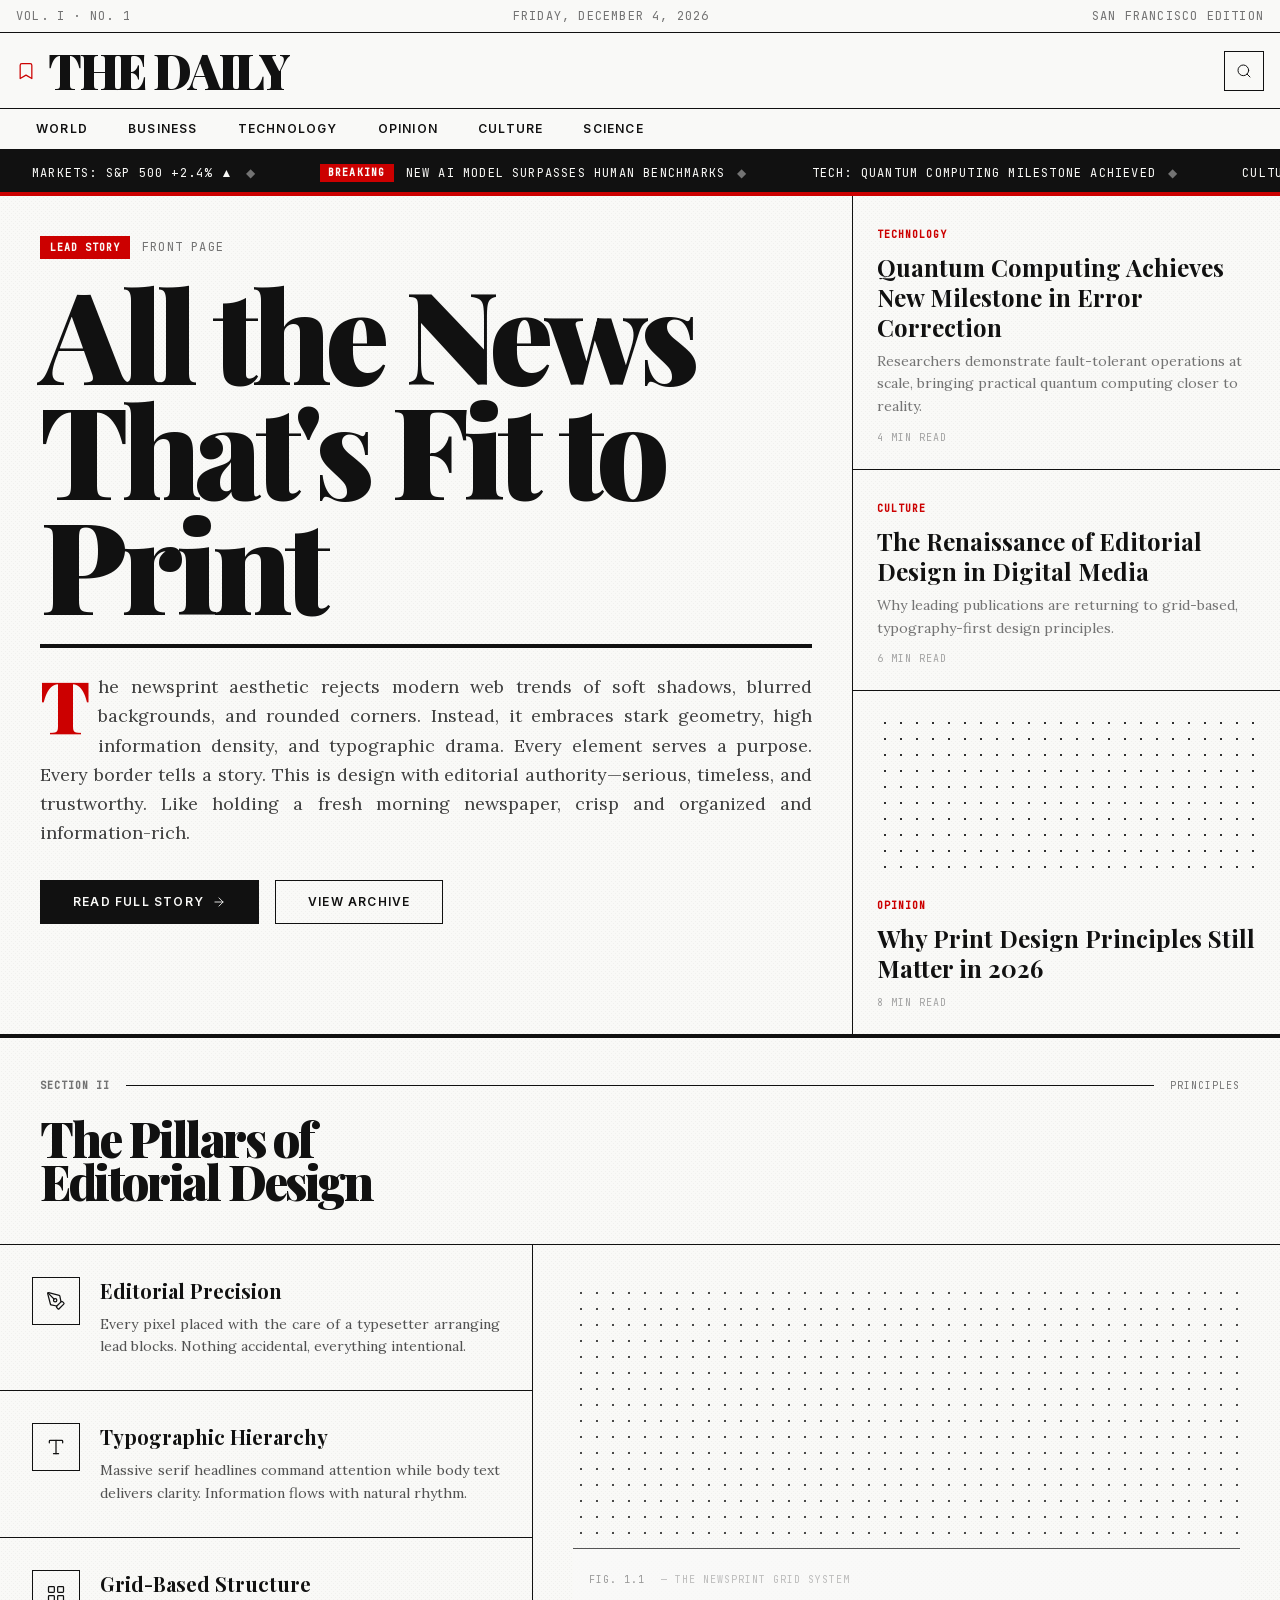
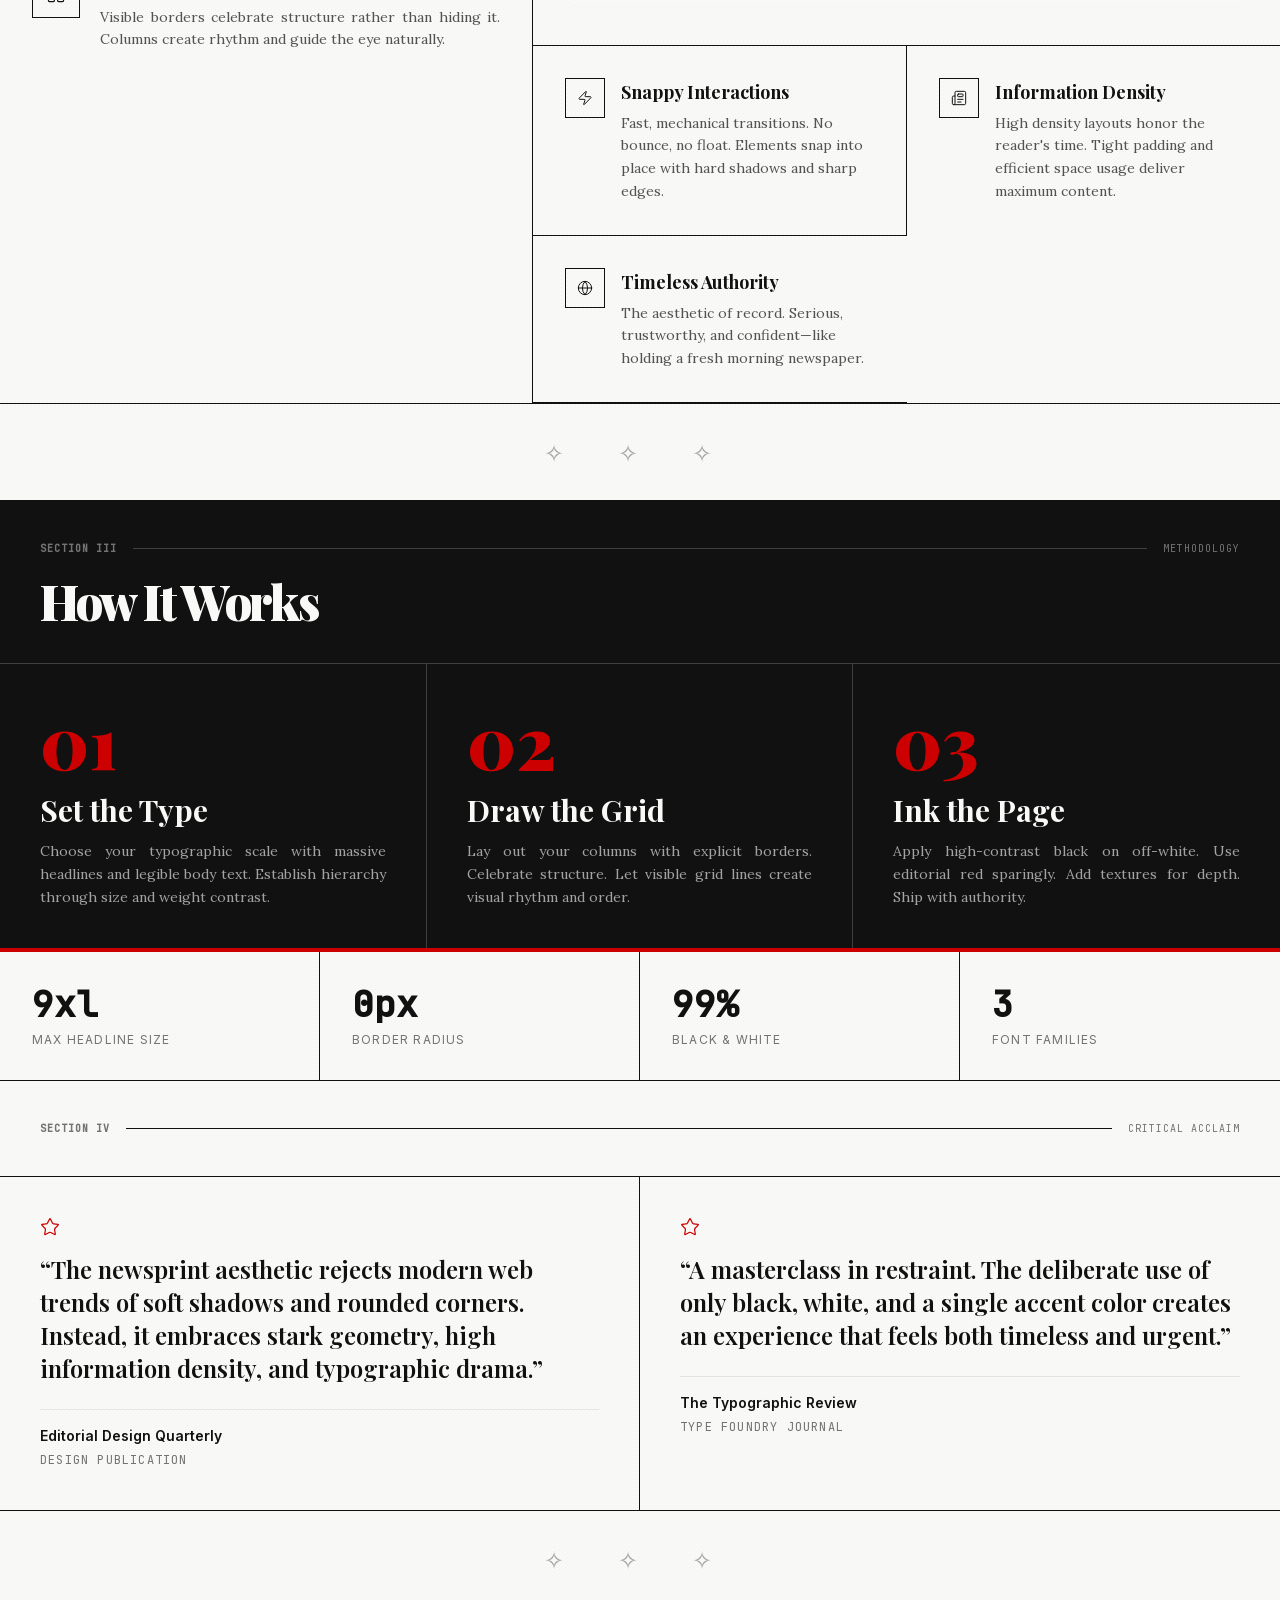
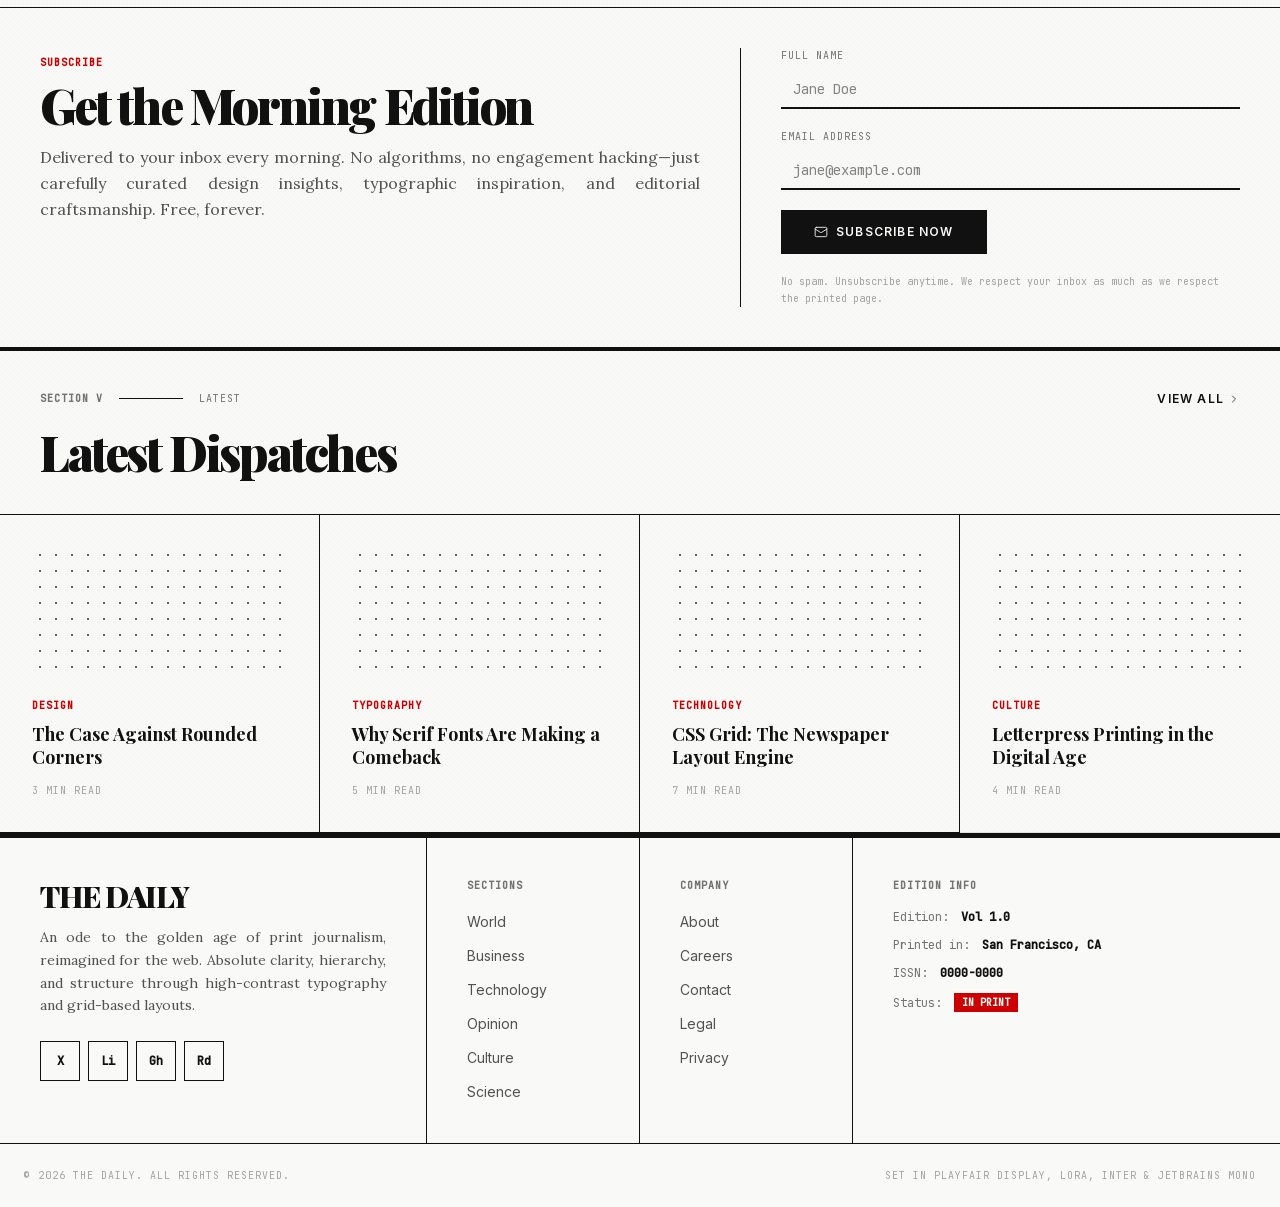
<file: index.html>
<!DOCTYPE html><html lang="en"><head><meta charSet="utf-8"/><meta name="viewport" content="width=device-width, initial-scale=1"/><link rel="preload" href="/_next/static/media/051742360c26797e-s.p.1bkzbscqrt8rl.woff2" as="font" crossorigin="" type="font/woff2"/><link rel="preload" href="/_next/static/media/2a65768255d6b625-s.p.3u4lli0-axodc.woff2" as="font" crossorigin="" type="font/woff2"/><link rel="preload" href="/_next/static/media/5e5dfa9e86f764b8-s.p.22x-ws2e_cdqh.woff2" as="font" crossorigin="" type="font/woff2"/><link rel="preload" href="/_next/static/media/70e3db2de7f94926-s.p.39pl-v7c3qrze.woff2" as="font" crossorigin="" type="font/woff2"/><link rel="preload" href="/_next/static/media/83afe278b6a6bb3c-s.p.2bn3s6zvc0dyp.woff2" as="font" crossorigin="" type="font/woff2"/><link rel="preload" href="/_next/static/media/8c2eb9ceedecfc8e-s.p.23aeddxv5enbo.woff2" as="font" crossorigin="" type="font/woff2"/><link rel="stylesheet" href="/_next/static/chunks/3rf2zzwe33w8z.css" data-precedence="next"/><link rel="stylesheet" href="/_next/static/chunks/3o57yx1owipnt.css" data-precedence="next"/><link rel="preload" as="script" fetchPriority="low" href="/_next/static/chunks/1inwntv0b4r-7.js"/><script src="/_next/static/chunks/2k-8irj2ezsy-.js" async=""></script><script src="/_next/static/chunks/11_simi6x5qsq.js" async=""></script><script src="/_next/static/chunks/turbopack-3hpzbxynk8a5k.js" async=""></script><script src="/_next/static/chunks/30pi989_sn__l.js" async=""></script><script src="/_next/static/chunks/09qvcdomwcen2.js" async=""></script><script src="/_next/static/chunks/1_t98-vlzf8i1.js" async=""></script><title>THE DAILY — All the News That&#x27;s Fit to Print</title><meta name="description" content="An ode to the golden age of print journalism, reimagined for the web. Absolute clarity, hierarchy, and structure through high-contrast typography and grid-based layouts."/><meta name="author" content="The Daily"/><meta name="keywords" content="Newsprint,Journalism,Editorial,Design,Typography"/><link rel="icon" href="https://z-cdn.chatglm.cn/z-ai/static/logo.svg"/><meta name="next-size-adjust" content=""/><script src="/_next/static/chunks/0cz1d0mv5g_q7.js" noModule=""></script></head><body class="playfair_display_312f1ea6-module___78ZNq__variable lora_dd8aa9e2-module__xESE4a__variable inter_55581303-module__j1eaMG__variable jetbrains_mono_dcb33000-module__MOnVia__variable antialiased" style="background-color:#F9F9F7;color:#111111"><div hidden=""><!--$--><!--/$--></div><div class="min-h-screen flex flex-col" style="background-color:#F9F9F7;background-image:url(&quot;data:image/svg+xml,%3Csvg xmlns=&#x27;http://www.w3.org/2000/svg&#x27; width=&#x27;4&#x27; height=&#x27;4&#x27; viewBox=&#x27;0 0 4 4&#x27;%3E%3Cpath fill=&#x27;%23111111&#x27; fill-opacity=&#x27;0.04&#x27; d=&#x27;M1 3h1v1H1V3zm2-2h1v1H3V1z&#x27;%3E%3C/path%3E%3C/svg%3E&quot;)"><header class="sticky top-0 z-40 border-b-4 border-[#111111] bg-[#F9F9F7] transition-shadow duration-200 "><div class="border-b border-[#111111]"><div class="mx-auto max-w-screen-xl px-4 py-2 flex items-center justify-between"><span class="font-mono text-xs uppercase tracking-widest text-[#737373]">Vol. I · No. 1</span><span class="font-mono text-xs uppercase tracking-widest text-[#737373] hidden sm:block">Friday, October 2, 2026</span><span class="font-mono text-xs uppercase tracking-widest text-[#737373]">San Francisco Edition</span></div></div><div class="border-b border-[#111111]"><div class="mx-auto max-w-screen-xl px-4 py-4 flex items-center justify-between"><div class="flex items-center gap-3"><svg xmlns="http://www.w3.org/2000/svg" width="24" height="24" viewBox="0 0 24 24" fill="none" stroke="currentColor" stroke-width="1.5" stroke-linecap="round" stroke-linejoin="round" class="lucide lucide-bookmark h-5 w-5 text-[#CC0000]" aria-hidden="true"><path d="m19 21-7-4-7 4V5a2 2 0 0 1 2-2h10a2 2 0 0 1 2 2v16z"></path></svg><h1 class="font-serif text-3xl sm:text-4xl lg:text-5xl font-black tracking-tighter leading-[0.9]">THE DAILY</h1></div><div class="flex items-center gap-2"><button class="h-10 w-10 flex items-center justify-center border border-[#111111] hover:bg-[#111111] hover:text-[#F9F9F7] transition-all duration-200 sharp-corners" aria-label="Search"><svg xmlns="http://www.w3.org/2000/svg" width="24" height="24" viewBox="0 0 24 24" fill="none" stroke="currentColor" stroke-width="1.5" stroke-linecap="round" stroke-linejoin="round" class="lucide lucide-search h-4 w-4" aria-hidden="true"><path d="m21 21-4.34-4.34"></path><circle cx="11" cy="11" r="8"></circle></svg></button><button class="h-10 w-10 flex items-center justify-center border border-[#111111] hover:bg-[#111111] hover:text-[#F9F9F7] transition-all duration-200 sharp-corners md:hidden" aria-label="Menu"><svg xmlns="http://www.w3.org/2000/svg" width="24" height="24" viewBox="0 0 24 24" fill="none" stroke="currentColor" stroke-width="1.5" stroke-linecap="round" stroke-linejoin="round" class="lucide lucide-menu h-4 w-4" aria-hidden="true"><path d="M4 12h16"></path><path d="M4 18h16"></path><path d="M4 6h16"></path></svg></button></div></div></div><nav class="hidden md:block border-b border-[#111111]" aria-label="Main navigation"><div class="mx-auto max-w-screen-xl px-4"><ul class="flex items-center"><li><a href="#world" class="inline-block px-5 py-3 font-sans text-xs uppercase tracking-widest font-semibold text-[#111111] hover:text-[#CC0000] hover:bg-neutral-100 transition-colors duration-200 border-r border-[#111111] last:border-r-0">World</a></li><li><a href="#business" class="inline-block px-5 py-3 font-sans text-xs uppercase tracking-widest font-semibold text-[#111111] hover:text-[#CC0000] hover:bg-neutral-100 transition-colors duration-200 border-r border-[#111111] last:border-r-0">Business</a></li><li><a href="#technology" class="inline-block px-5 py-3 font-sans text-xs uppercase tracking-widest font-semibold text-[#111111] hover:text-[#CC0000] hover:bg-neutral-100 transition-colors duration-200 border-r border-[#111111] last:border-r-0">Technology</a></li><li><a href="#opinion" class="inline-block px-5 py-3 font-sans text-xs uppercase tracking-widest font-semibold text-[#111111] hover:text-[#CC0000] hover:bg-neutral-100 transition-colors duration-200 border-r border-[#111111] last:border-r-0">Opinion</a></li><li><a href="#culture" class="inline-block px-5 py-3 font-sans text-xs uppercase tracking-widest font-semibold text-[#111111] hover:text-[#CC0000] hover:bg-neutral-100 transition-colors duration-200 border-r border-[#111111] last:border-r-0">Culture</a></li><li><a href="#science" class="inline-block px-5 py-3 font-sans text-xs uppercase tracking-widest font-semibold text-[#111111] hover:text-[#CC0000] hover:bg-neutral-100 transition-colors duration-200 border-r border-[#111111] last:border-r-0">Science</a></li></ul></div></nav></header><div class="bg-[#111111] text-[#F9F9F7] border-b-4 border-[#CC0000] overflow-hidden"><div class="flex animate-marquee whitespace-nowrap py-2.5"><span class="mx-8 font-mono text-xs uppercase tracking-widest flex items-center gap-3">MARKETS: S&amp;P 500 +2.4% ▲<span class="text-[#737373]">◆</span></span><span class="mx-8 font-mono text-xs uppercase tracking-widest flex items-center gap-3"><span class="bg-[#CC0000] text-[#F9F9F7] px-2 py-0.5 text-[10px] font-bold">BREAKING</span><span>New AI Model Surpasses Human Benchmarks</span><span class="text-[#737373]">◆</span></span><span class="mx-8 font-mono text-xs uppercase tracking-widest flex items-center gap-3">TECH: Quantum Computing Milestone Achieved<span class="text-[#737373]">◆</span></span><span class="mx-8 font-mono text-xs uppercase tracking-widest flex items-center gap-3">CULTURE: Literary Awards Announced for 2026<span class="text-[#737373]">◆</span></span><span class="mx-8 font-mono text-xs uppercase tracking-widest flex items-center gap-3">SCIENCE: Mars Rover Discovers Organic Compounds<span class="text-[#737373]">◆</span></span><span class="mx-8 font-mono text-xs uppercase tracking-widest flex items-center gap-3">OPINION: The Future of Print in a Digital Age<span class="text-[#737373]">◆</span></span><span class="mx-8 font-mono text-xs uppercase tracking-widest flex items-center gap-3">MARKETS: S&amp;P 500 +2.4% ▲<span class="text-[#737373]">◆</span></span><span class="mx-8 font-mono text-xs uppercase tracking-widest flex items-center gap-3"><span class="bg-[#CC0000] text-[#F9F9F7] px-2 py-0.5 text-[10px] font-bold">BREAKING</span><span>New AI Model Surpasses Human Benchmarks</span><span class="text-[#737373]">◆</span></span><span class="mx-8 font-mono text-xs uppercase tracking-widest flex items-center gap-3">TECH: Quantum Computing Milestone Achieved<span class="text-[#737373]">◆</span></span><span class="mx-8 font-mono text-xs uppercase tracking-widest flex items-center gap-3">CULTURE: Literary Awards Announced for 2026<span class="text-[#737373]">◆</span></span><span class="mx-8 font-mono text-xs uppercase tracking-widest flex items-center gap-3">SCIENCE: Mars Rover Discovers Organic Compounds<span class="text-[#737373]">◆</span></span><span class="mx-8 font-mono text-xs uppercase tracking-widest flex items-center gap-3">OPINION: The Future of Print in a Digital Age<span class="text-[#737373]">◆</span></span></div></div><main class="flex-1"><section class="border-b-4 border-[#111111] newsprint-texture"><div class="mx-auto max-w-screen-xl"><div class="grid grid-cols-1 lg:grid-cols-12"><div class="lg:col-span-8 p-6 lg:p-10 lg:border-r border-[#111111]"><div class="mb-4 flex items-center gap-3"><span class="bg-[#CC0000] text-[#F9F9F7] px-2.5 py-1 font-mono text-[10px] uppercase tracking-widest font-bold">Lead Story</span><span class="font-mono text-xs uppercase tracking-widest text-[#737373]">Front Page</span></div><h2 class="font-serif text-5xl sm:text-6xl lg:text-8xl xl:text-9xl font-black tracking-tighter leading-[0.9] mb-6">All the News That&#x27;s Fit to Print</h2><div class="border-t-4 border-[#111111] pt-6"><p class="font-body text-base lg:text-lg leading-relaxed text-[#404040] drop-cap text-justify">The newsprint aesthetic rejects modern web trends of soft shadows, blurred backgrounds, and rounded corners. Instead, it embraces stark geometry, high information density, and typographic drama. Every element serves a purpose. Every border tells a story. This is design with editorial authority—serious, timeless, and trustworthy. Like holding a fresh morning newspaper, crisp and organized and information-rich.</p></div><div class="mt-8 flex items-center gap-4 flex-wrap"><button class="bg-[#111111] text-[#F9F9F7] px-8 py-3 font-sans text-xs uppercase tracking-widest font-semibold hover:bg-white hover:text-[#111111] hover:border-[#111111] border border-transparent transition-all duration-200 sharp-corners min-h-[44px] flex items-center gap-2">Read Full Story<svg xmlns="http://www.w3.org/2000/svg" width="24" height="24" viewBox="0 0 24 24" fill="none" stroke="currentColor" stroke-width="1.5" stroke-linecap="round" stroke-linejoin="round" class="lucide lucide-arrow-right h-3.5 w-3.5" aria-hidden="true"><path d="M5 12h14"></path><path d="m12 5 7 7-7 7"></path></svg></button><button class="border border-[#111111] bg-transparent px-8 py-3 font-sans text-xs uppercase tracking-widest font-semibold hover:bg-[#111111] hover:text-[#F9F9F7] transition-all duration-200 sharp-corners min-h-[44px]">View Archive</button></div></div><div class="lg:col-span-4 flex flex-col"><a href="#" class="group p-6 border-b border-[#111111] lg:border-b hover:bg-neutral-100 transition-colors duration-200"><span class="font-mono text-[10px] uppercase tracking-widest text-[#CC0000] font-bold">Technology</span><h3 class="font-serif text-xl lg:text-2xl font-bold mt-2 mb-2 leading-tight group-hover:text-[#CC0000] transition-colors duration-200">Quantum Computing Achieves New Milestone in Error Correction</h3><p class="font-body text-sm text-[#737373] leading-relaxed">Researchers demonstrate fault-tolerant operations at scale, bringing practical quantum computing closer to reality.</p><span class="font-mono text-[10px] uppercase tracking-widest text-[#A3A3A3] mt-3 block">4 min read</span></a><a href="#" class="group p-6 border-b border-[#111111] lg:border-b hover:bg-neutral-100 transition-colors duration-200"><span class="font-mono text-[10px] uppercase tracking-widest text-[#CC0000] font-bold">Culture</span><h3 class="font-serif text-xl lg:text-2xl font-bold mt-2 mb-2 leading-tight group-hover:text-[#CC0000] transition-colors duration-200">The Renaissance of Editorial Design in Digital Media</h3><p class="font-body text-sm text-[#737373] leading-relaxed">Why leading publications are returning to grid-based, typography-first design principles.</p><span class="font-mono text-[10px] uppercase tracking-widest text-[#A3A3A3] mt-3 block">6 min read</span></a><a href="#" class="group p-6 hover:bg-neutral-100 transition-colors duration-200 flex-1"><div class="w-full h-40 mb-4 img-newsprint" style="background:radial-gradient(#000 1px, transparent 1px);background-size:16px 16px;opacity:0.8"></div><span class="font-mono text-[10px] uppercase tracking-widest text-[#CC0000] font-bold">Opinion</span><h3 class="font-serif text-xl lg:text-2xl font-bold mt-2 mb-2 leading-tight group-hover:text-[#CC0000] transition-colors duration-200">Why Print Design Principles Still Matter in 2026</h3><span class="font-mono text-[10px] uppercase tracking-widest text-[#A3A3A3] mt-3 block">8 min read</span></a></div></div></div></section><section class="border-b border-[#111111]"><div class="mx-auto max-w-screen-xl"><div class="border-b border-[#111111] p-6 lg:p-10"><div class="flex items-center gap-4"><span class="font-mono text-[10px] uppercase tracking-widest text-[#737373] font-bold">Section II</span><div class="flex-1 h-px bg-[#111111]"></div><span class="font-mono text-[10px] uppercase tracking-widest text-[#737373]">Principles</span></div><h2 class="font-serif text-4xl lg:text-5xl font-black tracking-tighter leading-[0.9] mt-6">The Pillars of<br/>Editorial Design</h2></div><div class="grid grid-cols-1 lg:grid-cols-12"><div class="lg:col-span-5 border-r-0 lg:border-r border-[#111111]"><div class="p-6 lg:p-8 border-b border-[#111111] hover:bg-neutral-100 transition-colors duration-200 group "><div class="flex items-start gap-5"><div class="border border-[#111111] h-12 w-12 flex items-center justify-center shrink-0 group-hover:bg-[#111111] group-hover:text-[#F9F9F7] transition-all duration-200 sharp-corners"><svg xmlns="http://www.w3.org/2000/svg" width="24" height="24" viewBox="0 0 24 24" fill="none" stroke="currentColor" stroke-width="1.5" stroke-linecap="round" stroke-linejoin="round" class="lucide lucide-pen-tool h-5 w-5" aria-hidden="true"><path d="M15.707 21.293a1 1 0 0 1-1.414 0l-1.586-1.586a1 1 0 0 1 0-1.414l5.586-5.586a1 1 0 0 1 1.414 0l1.586 1.586a1 1 0 0 1 0 1.414z"></path><path d="m18 13-1.375-6.874a1 1 0 0 0-.746-.776L3.235 2.028a1 1 0 0 0-1.207 1.207L5.35 15.879a1 1 0 0 0 .776.746L13 18"></path><path d="m2.3 2.3 7.286 7.286"></path><circle cx="11" cy="11" r="2"></circle></svg></div><div><h3 class="font-serif text-xl font-bold mb-2">Editorial Precision</h3><p class="font-body text-sm text-[#525252] leading-relaxed text-justify">Every pixel placed with the care of a typesetter arranging lead blocks. Nothing accidental, everything intentional.</p></div></div></div><div class="p-6 lg:p-8 border-b border-[#111111] hover:bg-neutral-100 transition-colors duration-200 group "><div class="flex items-start gap-5"><div class="border border-[#111111] h-12 w-12 flex items-center justify-center shrink-0 group-hover:bg-[#111111] group-hover:text-[#F9F9F7] transition-all duration-200 sharp-corners"><svg xmlns="http://www.w3.org/2000/svg" width="24" height="24" viewBox="0 0 24 24" fill="none" stroke="currentColor" stroke-width="1.5" stroke-linecap="round" stroke-linejoin="round" class="lucide lucide-type h-5 w-5" aria-hidden="true"><path d="M12 4v16"></path><path d="M4 7V5a1 1 0 0 1 1-1h14a1 1 0 0 1 1 1v2"></path><path d="M9 20h6"></path></svg></div><div><h3 class="font-serif text-xl font-bold mb-2">Typographic Hierarchy</h3><p class="font-body text-sm text-[#525252] leading-relaxed text-justify">Massive serif headlines command attention while body text delivers clarity. Information flows with natural rhythm.</p></div></div></div><div class="p-6 lg:p-8 border-b border-[#111111] hover:bg-neutral-100 transition-colors duration-200 group lg:border-b-0"><div class="flex items-start gap-5"><div class="border border-[#111111] h-12 w-12 flex items-center justify-center shrink-0 group-hover:bg-[#111111] group-hover:text-[#F9F9F7] transition-all duration-200 sharp-corners"><svg xmlns="http://www.w3.org/2000/svg" width="24" height="24" viewBox="0 0 24 24" fill="none" stroke="currentColor" stroke-width="1.5" stroke-linecap="round" stroke-linejoin="round" class="lucide lucide-layout-grid h-5 w-5" aria-hidden="true"><rect width="7" height="7" x="3" y="3" rx="1"></rect><rect width="7" height="7" x="14" y="3" rx="1"></rect><rect width="7" height="7" x="14" y="14" rx="1"></rect><rect width="7" height="7" x="3" y="14" rx="1"></rect></svg></div><div><h3 class="font-serif text-xl font-bold mb-2">Grid-Based Structure</h3><p class="font-body text-sm text-[#525252] leading-relaxed text-justify">Visible borders celebrate structure rather than hiding it. Columns create rhythm and guide the eye naturally.</p></div></div></div></div><div class="lg:col-span-7"><div class="border-b border-[#111111] p-6 lg:p-10"><div class="w-full h-64 lg:h-80 img-newsprint relative overflow-hidden" style="background:radial-gradient(#000 1px, transparent 1px);background-size:16px 16px;opacity:0.7"><div class="absolute bottom-0 left-0 right-0 p-4 bg-[#F9F9F7] border-t border-[#111111]"><span class="font-mono text-[10px] uppercase tracking-widest text-[#737373]">Fig. 1.1</span><span class="font-mono text-[10px] uppercase tracking-widest text-[#A3A3A3] ml-4">— The Newsprint Grid System</span></div></div></div><div class="grid grid-cols-1 sm:grid-cols-2"><div class="p-6 lg:p-8 border-b border-[#111111] hover:bg-neutral-100 transition-colors duration-200 group sm:border-r border-[#111111] "><div class="flex items-start gap-4"><div class="border border-[#111111] h-10 w-10 flex items-center justify-center shrink-0 group-hover:bg-[#111111] group-hover:text-[#F9F9F7] transition-all duration-200 sharp-corners"><svg xmlns="http://www.w3.org/2000/svg" width="24" height="24" viewBox="0 0 24 24" fill="none" stroke="currentColor" stroke-width="1.5" stroke-linecap="round" stroke-linejoin="round" class="lucide lucide-zap h-4 w-4" aria-hidden="true"><path d="M4 14a1 1 0 0 1-.78-1.63l9.9-10.2a.5.5 0 0 1 .86.46l-1.92 6.02A1 1 0 0 0 13 10h7a1 1 0 0 1 .78 1.63l-9.9 10.2a.5.5 0 0 1-.86-.46l1.92-6.02A1 1 0 0 0 11 14z"></path></svg></div><div><h3 class="font-serif text-lg font-bold mb-1.5">Snappy Interactions</h3><p class="font-body text-sm text-[#525252] leading-relaxed">Fast, mechanical transitions. No bounce, no float. Elements snap into place with hard shadows and sharp edges.</p></div></div></div><div class="p-6 lg:p-8 border-b border-[#111111] hover:bg-neutral-100 transition-colors duration-200 group  sm:border-b-0 border-b-0 sm:border-b"><div class="flex items-start gap-4"><div class="border border-[#111111] h-10 w-10 flex items-center justify-center shrink-0 group-hover:bg-[#111111] group-hover:text-[#F9F9F7] transition-all duration-200 sharp-corners"><svg xmlns="http://www.w3.org/2000/svg" width="24" height="24" viewBox="0 0 24 24" fill="none" stroke="currentColor" stroke-width="1.5" stroke-linecap="round" stroke-linejoin="round" class="lucide lucide-newspaper h-4 w-4" aria-hidden="true"><path d="M15 18h-5"></path><path d="M18 14h-8"></path><path d="M4 22h16a2 2 0 0 0 2-2V4a2 2 0 0 0-2-2H8a2 2 0 0 0-2 2v16a2 2 0 0 1-4 0v-9a2 2 0 0 1 2-2h2"></path><rect width="8" height="4" x="10" y="6" rx="1"></rect></svg></div><div><h3 class="font-serif text-lg font-bold mb-1.5">Information Density</h3><p class="font-body text-sm text-[#525252] leading-relaxed">High density layouts honor the reader&#x27;s time. Tight padding and efficient space usage deliver maximum content.</p></div></div></div><div class="p-6 lg:p-8 border-b border-[#111111] hover:bg-neutral-100 transition-colors duration-200 group  "><div class="flex items-start gap-4"><div class="border border-[#111111] h-10 w-10 flex items-center justify-center shrink-0 group-hover:bg-[#111111] group-hover:text-[#F9F9F7] transition-all duration-200 sharp-corners"><svg xmlns="http://www.w3.org/2000/svg" width="24" height="24" viewBox="0 0 24 24" fill="none" stroke="currentColor" stroke-width="1.5" stroke-linecap="round" stroke-linejoin="round" class="lucide lucide-globe h-4 w-4" aria-hidden="true"><circle cx="12" cy="12" r="10"></circle><path d="M12 2a14.5 14.5 0 0 0 0 20 14.5 14.5 0 0 0 0-20"></path><path d="M2 12h20"></path></svg></div><div><h3 class="font-serif text-lg font-bold mb-1.5">Timeless Authority</h3><p class="font-body text-sm text-[#525252] leading-relaxed">The aesthetic of record. Serious, trustworthy, and confident—like holding a fresh morning newspaper.</p></div></div></div></div></div></div></div></section><div class="border-b border-[#111111] py-8 text-center font-serif text-2xl text-[#A3A3A3] tracking-[1em]">✧ ✧ ✧</div><section class="bg-[#111111] text-[#F9F9F7] border-b-4 border-[#CC0000]"><div class="mx-auto max-w-screen-xl"><div class="border-b border-[#404040] p-6 lg:p-10"><div class="flex items-center gap-4"><span class="font-mono text-[10px] uppercase tracking-widest text-[#737373] font-bold">Section III</span><div class="flex-1 h-px bg-[#404040]"></div><span class="font-mono text-[10px] uppercase tracking-widest text-[#737373]">Methodology</span></div><h2 class="font-serif text-4xl lg:text-5xl font-black tracking-tighter leading-[0.9] mt-6">How It Works</h2></div><div class="grid grid-cols-1 md:grid-cols-3"><div class="p-6 lg:p-10 border-b border-[#404040] md:border-b-0 hover:bg-[#1a1a1a] transition-colors duration-200 md:border-r md:border-[#404040]"><span class="font-serif text-6xl lg:text-7xl font-black text-[#CC0000] leading-none">01</span><h3 class="font-serif text-2xl lg:text-3xl font-bold mt-4 mb-3">Set the Type</h3><p class="font-body text-sm text-[#A3A3A3] leading-relaxed text-justify">Choose your typographic scale with massive headlines and legible body text. Establish hierarchy through size and weight contrast.</p></div><div class="p-6 lg:p-10 border-b border-[#404040] md:border-b-0 hover:bg-[#1a1a1a] transition-colors duration-200 md:border-r md:border-[#404040]"><span class="font-serif text-6xl lg:text-7xl font-black text-[#CC0000] leading-none">02</span><h3 class="font-serif text-2xl lg:text-3xl font-bold mt-4 mb-3">Draw the Grid</h3><p class="font-body text-sm text-[#A3A3A3] leading-relaxed text-justify">Lay out your columns with explicit borders. Celebrate structure. Let visible grid lines create visual rhythm and order.</p></div><div class="p-6 lg:p-10 border-b border-[#404040] md:border-b-0 hover:bg-[#1a1a1a] transition-colors duration-200 "><span class="font-serif text-6xl lg:text-7xl font-black text-[#CC0000] leading-none">03</span><h3 class="font-serif text-2xl lg:text-3xl font-bold mt-4 mb-3">Ink the Page</h3><p class="font-body text-sm text-[#A3A3A3] leading-relaxed text-justify">Apply high-contrast black on off-white. Use editorial red sparingly. Add textures for depth. Ship with authority.</p></div></div></div></section><section class="border-b border-[#111111]"><div class="mx-auto max-w-screen-xl"><div class="grid grid-cols-2 md:grid-cols-4"><div class="p-6 lg:p-8 border-b border-[#E5E5E0] md:border-b-0 hover:bg-neutral-100 transition-colors duration-200 md:border-r md:border-[#111111]"><span class="font-mono text-3xl lg:text-4xl font-bold text-[#111111]">9xl</span><span class="block font-sans text-xs uppercase tracking-widest text-[#737373] mt-2">Max Headline Size</span></div><div class="p-6 lg:p-8 border-b border-[#E5E5E0] md:border-b-0 hover:bg-neutral-100 transition-colors duration-200 md:border-r md:border-[#111111]"><span class="font-mono text-3xl lg:text-4xl font-bold text-[#111111]">0px</span><span class="block font-sans text-xs uppercase tracking-widest text-[#737373] mt-2">Border Radius</span></div><div class="p-6 lg:p-8 border-b border-[#E5E5E0] md:border-b-0 hover:bg-neutral-100 transition-colors duration-200 md:border-r md:border-[#111111]"><span class="font-mono text-3xl lg:text-4xl font-bold text-[#111111]">99%</span><span class="block font-sans text-xs uppercase tracking-widest text-[#737373] mt-2">Black &amp; White</span></div><div class="p-6 lg:p-8 border-b border-[#E5E5E0] md:border-b-0 hover:bg-neutral-100 transition-colors duration-200 "><span class="font-mono text-3xl lg:text-4xl font-bold text-[#111111]">3</span><span class="block font-sans text-xs uppercase tracking-widest text-[#737373] mt-2">Font Families</span></div></div></div></section><section class="border-b border-[#111111]"><div class="mx-auto max-w-screen-xl"><div class="border-b border-[#111111] p-6 lg:p-10"><div class="flex items-center gap-4"><span class="font-mono text-[10px] uppercase tracking-widest text-[#737373] font-bold">Section IV</span><div class="flex-1 h-px bg-[#111111]"></div><span class="font-mono text-[10px] uppercase tracking-widest text-[#737373]">Critical Acclaim</span></div></div><div class="grid grid-cols-1 md:grid-cols-2"><blockquote class="p-6 lg:p-10 border-b border-[#111111] md:border-b-0 hover:bg-neutral-100 transition-colors duration-200 hard-shadow-hover md:border-r md:border-[#111111]"><svg xmlns="http://www.w3.org/2000/svg" width="24" height="24" viewBox="0 0 24 24" fill="none" stroke="currentColor" stroke-width="1.5" stroke-linecap="round" stroke-linejoin="round" class="lucide lucide-star h-5 w-5 text-[#CC0000] mb-4" aria-hidden="true"><path d="M11.525 2.295a.53.53 0 0 1 .95 0l2.31 4.679a2.123 2.123 0 0 0 1.595 1.16l5.166.756a.53.53 0 0 1 .294.904l-3.736 3.638a2.123 2.123 0 0 0-.611 1.878l.882 5.14a.53.53 0 0 1-.771.56l-4.618-2.428a2.122 2.122 0 0 0-1.973 0L6.396 21.01a.53.53 0 0 1-.77-.56l.881-5.139a2.122 2.122 0 0 0-.611-1.879L2.16 9.795a.53.53 0 0 1 .294-.906l5.165-.755a2.122 2.122 0 0 0 1.597-1.16z"></path></svg><p class="font-serif text-xl lg:text-2xl font-semibold leading-snug mb-6">“<!-- -->The newsprint aesthetic rejects modern web trends of soft shadows and rounded corners. Instead, it embraces stark geometry, high information density, and typographic drama.<!-- -->”</p><div class="border-t border-[#E5E5E0] pt-4"><cite class="not-italic"><span class="font-sans text-sm font-semibold block text-[#111111]">Editorial Design Quarterly</span><span class="font-mono text-xs uppercase tracking-widest text-[#737373]">Design Publication</span></cite></div></blockquote><blockquote class="p-6 lg:p-10 border-b border-[#111111] md:border-b-0 hover:bg-neutral-100 transition-colors duration-200 hard-shadow-hover "><svg xmlns="http://www.w3.org/2000/svg" width="24" height="24" viewBox="0 0 24 24" fill="none" stroke="currentColor" stroke-width="1.5" stroke-linecap="round" stroke-linejoin="round" class="lucide lucide-star h-5 w-5 text-[#CC0000] mb-4" aria-hidden="true"><path d="M11.525 2.295a.53.53 0 0 1 .95 0l2.31 4.679a2.123 2.123 0 0 0 1.595 1.16l5.166.756a.53.53 0 0 1 .294.904l-3.736 3.638a2.123 2.123 0 0 0-.611 1.878l.882 5.14a.53.53 0 0 1-.771.56l-4.618-2.428a2.122 2.122 0 0 0-1.973 0L6.396 21.01a.53.53 0 0 1-.77-.56l.881-5.139a2.122 2.122 0 0 0-.611-1.879L2.16 9.795a.53.53 0 0 1 .294-.906l5.165-.755a2.122 2.122 0 0 0 1.597-1.16z"></path></svg><p class="font-serif text-xl lg:text-2xl font-semibold leading-snug mb-6">“<!-- -->A masterclass in restraint. The deliberate use of only black, white, and a single accent color creates an experience that feels both timeless and urgent.<!-- -->”</p><div class="border-t border-[#E5E5E0] pt-4"><cite class="not-italic"><span class="font-sans text-sm font-semibold block text-[#111111]">The Typographic Review</span><span class="font-mono text-xs uppercase tracking-widest text-[#737373]">Type Foundry Journal</span></cite></div></blockquote></div></div></section><div class="border-b border-[#111111] py-8 text-center font-serif text-2xl text-[#A3A3A3] tracking-[1em]">✧ ✧ ✧</div><section class="border-b-4 border-[#111111]"><div class="mx-auto max-w-screen-xl p-6 lg:p-10"><div class="grid grid-cols-1 lg:grid-cols-12 gap-8 lg:gap-0"><div class="lg:col-span-7 lg:pr-10"><span class="font-mono text-[10px] uppercase tracking-widest text-[#CC0000] font-bold">Subscribe</span><h2 class="font-serif text-4xl lg:text-5xl font-black tracking-tighter leading-[0.9] mt-3 mb-4">Get the Morning Edition</h2><p class="font-body text-base text-[#525252] leading-relaxed text-justify">Delivered to your inbox every morning. No algorithms, no engagement hacking—just carefully curated design insights, typographic inspiration, and editorial craftsmanship. Free, forever.</p></div><div class="lg:col-span-5 lg:border-l lg:border-[#111111] lg:pl-10"><div class="space-y-5"><div><label class="font-mono text-[10px] uppercase tracking-widest text-[#737373] mb-2 block">Full Name</label><input type="text" placeholder="Jane Doe" class="w-full border-b-2 border-[#111111] bg-transparent px-3 py-2 font-mono text-sm focus-visible:bg-[#F0F0F0] focus-visible:outline-none transition-colors duration-200" style="border-radius:0"/></div><div><label class="font-mono text-[10px] uppercase tracking-widest text-[#737373] mb-2 block">Email Address</label><input type="email" placeholder="jane@example.com" class="w-full border-b-2 border-[#111111] bg-transparent px-3 py-2 font-mono text-sm focus-visible:bg-[#F0F0F0] focus-visible:outline-none transition-colors duration-200" style="border-radius:0"/></div><button class="w-full md:w-auto bg-[#111111] text-[#F9F9F7] px-8 py-3 font-sans text-xs uppercase tracking-widest font-semibold hover:bg-white hover:text-[#111111] hover:border-[#111111] border border-transparent transition-all duration-200 min-h-[44px] flex items-center justify-center gap-2 sharp-corners"><svg xmlns="http://www.w3.org/2000/svg" width="24" height="24" viewBox="0 0 24 24" fill="none" stroke="currentColor" stroke-width="1.5" stroke-linecap="round" stroke-linejoin="round" class="lucide lucide-mail h-3.5 w-3.5" aria-hidden="true"><path d="m22 7-8.991 5.727a2 2 0 0 1-2.009 0L2 7"></path><rect x="2" y="4" width="20" height="16" rx="2"></rect></svg>Subscribe Now</button><p class="font-mono text-[10px] text-[#A3A3A3] leading-relaxed">No spam. Unsubscribe anytime. We respect your inbox as much as we respect the printed page.</p></div></div></div></div></section><section class="border-b border-[#111111]"><div class="mx-auto max-w-screen-xl"><div class="border-b border-[#111111] p-6 lg:p-10"><div class="flex items-center justify-between"><div class="flex items-center gap-4"><span class="font-mono text-[10px] uppercase tracking-widest text-[#737373] font-bold">Section V</span><div class="flex-1 h-px bg-[#111111] w-16"></div><span class="font-mono text-[10px] uppercase tracking-widest text-[#737373]">Latest</span></div><a href="#" class="font-sans text-xs uppercase tracking-widest font-semibold text-[#111111] underline-offset-4 decoration-2 decoration-[#CC0000] hover:underline flex items-center gap-1">View All<svg xmlns="http://www.w3.org/2000/svg" width="24" height="24" viewBox="0 0 24 24" fill="none" stroke="currentColor" stroke-width="1.5" stroke-linecap="round" stroke-linejoin="round" class="lucide lucide-chevron-right h-3 w-3" aria-hidden="true"><path d="m9 18 6-6-6-6"></path></svg></a></div><h2 class="font-serif text-4xl lg:text-5xl font-black tracking-tighter leading-[0.9] mt-6">Latest Dispatches</h2></div><div class="grid grid-cols-1 sm:grid-cols-2 lg:grid-cols-4"><a href="#" class="group p-6 lg:p-8 border-b border-[#E5E5E0] sm:border-b hover:bg-neutral-100 transition-colors duration-200 hard-shadow-hover lg:border-r lg:border-[#111111] sm:border-r sm:border-[#111111]"><div class="w-full h-32 mb-4 img-newsprint" style="background:radial-gradient(#000 1px, transparent 1px);background-size:16px 16px;opacity:0.6"></div><span class="font-mono text-[10px] uppercase tracking-widest text-[#CC0000] font-bold">Design</span><h3 class="font-serif text-lg font-bold mt-2 mb-2 leading-tight group-hover:text-[#CC0000] transition-colors duration-200">The Case Against Rounded Corners</h3><span class="font-mono text-[10px] uppercase tracking-widest text-[#A3A3A3]">3 min read</span></a><a href="#" class="group p-6 lg:p-8 border-b border-[#E5E5E0] sm:border-b hover:bg-neutral-100 transition-colors duration-200 hard-shadow-hover lg:border-r lg:border-[#111111] sm:border-r sm:border-[#111111]"><div class="w-full h-32 mb-4 img-newsprint" style="background:radial-gradient(#000 1px, transparent 1px);background-size:16px 16px;opacity:0.6"></div><span class="font-mono text-[10px] uppercase tracking-widest text-[#CC0000] font-bold">Typography</span><h3 class="font-serif text-lg font-bold mt-2 mb-2 leading-tight group-hover:text-[#CC0000] transition-colors duration-200">Why Serif Fonts Are Making a Comeback</h3><span class="font-mono text-[10px] uppercase tracking-widest text-[#A3A3A3]">5 min read</span></a><a href="#" class="group p-6 lg:p-8 border-b border-[#E5E5E0] sm:border-b hover:bg-neutral-100 transition-colors duration-200 hard-shadow-hover lg:border-r lg:border-[#111111] "><div class="w-full h-32 mb-4 img-newsprint" style="background:radial-gradient(#000 1px, transparent 1px);background-size:16px 16px;opacity:0.6"></div><span class="font-mono text-[10px] uppercase tracking-widest text-[#CC0000] font-bold">Technology</span><h3 class="font-serif text-lg font-bold mt-2 mb-2 leading-tight group-hover:text-[#CC0000] transition-colors duration-200">CSS Grid: The Newspaper Layout Engine</h3><span class="font-mono text-[10px] uppercase tracking-widest text-[#A3A3A3]">7 min read</span></a><a href="#" class="group p-6 lg:p-8 border-b border-[#E5E5E0] sm:border-b hover:bg-neutral-100 transition-colors duration-200 hard-shadow-hover  "><div class="w-full h-32 mb-4 img-newsprint" style="background:radial-gradient(#000 1px, transparent 1px);background-size:16px 16px;opacity:0.6"></div><span class="font-mono text-[10px] uppercase tracking-widest text-[#CC0000] font-bold">Culture</span><h3 class="font-serif text-lg font-bold mt-2 mb-2 leading-tight group-hover:text-[#CC0000] transition-colors duration-200">Letterpress Printing in the Digital Age</h3><span class="font-mono text-[10px] uppercase tracking-widest text-[#A3A3A3]">4 min read</span></a></div></div></section></main><footer class="border-t-4 border-[#111111] bg-[#F9F9F7] mt-auto"><div class="mx-auto max-w-screen-xl"><div class="grid grid-cols-1 sm:grid-cols-2 lg:grid-cols-12 border-b border-[#111111]"><div class="lg:col-span-4 p-6 lg:p-10 lg:border-r border-[#111111] border-b sm:border-b-0"><h3 class="font-serif text-3xl font-black tracking-tighter mb-3">THE DAILY</h3><p class="font-body text-sm text-[#525252] leading-relaxed mb-6 text-justify">An ode to the golden age of print journalism, reimagined for the web. Absolute clarity, hierarchy, and structure through high-contrast typography and grid-based layouts.</p><div class="flex gap-2"><span class="border border-[#111111] h-10 w-10 flex items-center justify-center font-mono text-xs font-bold hover:bg-[#111111] hover:text-[#F9F9F7] transition-all duration-200 cursor-pointer" style="border-radius:0">X</span><span class="border border-[#111111] h-10 w-10 flex items-center justify-center font-mono text-xs font-bold hover:bg-[#111111] hover:text-[#F9F9F7] transition-all duration-200 cursor-pointer" style="border-radius:0">Li</span><span class="border border-[#111111] h-10 w-10 flex items-center justify-center font-mono text-xs font-bold hover:bg-[#111111] hover:text-[#F9F9F7] transition-all duration-200 cursor-pointer" style="border-radius:0">Gh</span><span class="border border-[#111111] h-10 w-10 flex items-center justify-center font-mono text-xs font-bold hover:bg-[#111111] hover:text-[#F9F9F7] transition-all duration-200 cursor-pointer" style="border-radius:0">Rd</span></div></div><div class="lg:col-span-2 p-6 lg:p-10 lg:border-r border-[#111111] border-b sm:border-b-0"><span class="font-mono text-[10px] uppercase tracking-widest text-[#737373] font-bold block mb-4">Sections</span><ul class="space-y-2.5"><li><a href="#world" class="font-sans text-sm text-[#525252] hover:text-[#CC0000] transition-colors duration-200">World</a></li><li><a href="#business" class="font-sans text-sm text-[#525252] hover:text-[#CC0000] transition-colors duration-200">Business</a></li><li><a href="#technology" class="font-sans text-sm text-[#525252] hover:text-[#CC0000] transition-colors duration-200">Technology</a></li><li><a href="#opinion" class="font-sans text-sm text-[#525252] hover:text-[#CC0000] transition-colors duration-200">Opinion</a></li><li><a href="#culture" class="font-sans text-sm text-[#525252] hover:text-[#CC0000] transition-colors duration-200">Culture</a></li><li><a href="#science" class="font-sans text-sm text-[#525252] hover:text-[#CC0000] transition-colors duration-200">Science</a></li></ul></div><div class="lg:col-span-2 p-6 lg:p-10 lg:border-r border-[#111111] border-b sm:border-b-0"><span class="font-mono text-[10px] uppercase tracking-widest text-[#737373] font-bold block mb-4">Company</span><ul class="space-y-2.5"><li><a href="#" class="font-sans text-sm text-[#525252] hover:text-[#CC0000] transition-colors duration-200">About</a></li><li><a href="#" class="font-sans text-sm text-[#525252] hover:text-[#CC0000] transition-colors duration-200">Careers</a></li><li><a href="#" class="font-sans text-sm text-[#525252] hover:text-[#CC0000] transition-colors duration-200">Contact</a></li><li><a href="#" class="font-sans text-sm text-[#525252] hover:text-[#CC0000] transition-colors duration-200">Legal</a></li><li><a href="#" class="font-sans text-sm text-[#525252] hover:text-[#CC0000] transition-colors duration-200">Privacy</a></li></ul></div><div class="lg:col-span-4 p-6 lg:p-10"><span class="font-mono text-[10px] uppercase tracking-widest text-[#737373] font-bold block mb-4">Edition Info</span><div class="space-y-3"><div class="flex items-center gap-3"><span class="font-mono text-xs text-[#737373]">Edition:</span><span class="font-mono text-xs text-[#111111] font-bold">Vol 1.0</span></div><div class="flex items-center gap-3"><span class="font-mono text-xs text-[#737373]">Printed in:</span><span class="font-mono text-xs text-[#111111] font-bold">San Francisco, CA</span></div><div class="flex items-center gap-3"><span class="font-mono text-xs text-[#737373]">ISSN:</span><span class="font-mono text-xs text-[#111111] font-bold">0000-0000</span></div><div class="flex items-center gap-3"><span class="font-mono text-xs text-[#737373]">Status:</span><span class="bg-[#CC0000] text-[#F9F9F7] px-2 py-0.5 font-mono text-[10px] uppercase font-bold">In Print</span></div></div></div></div><div class="p-6 flex flex-col sm:flex-row items-center justify-between gap-3"><span class="font-mono text-[10px] uppercase tracking-widest text-[#A3A3A3]">© <!-- -->2026<!-- --> The Daily. All rights reserved.</span><span class="font-mono text-[10px] uppercase tracking-widest text-[#A3A3A3]">Set in Playfair Display, Lora, Inter &amp; JetBrains Mono</span></div></div></footer></div><!--$--><!--/$--><div role="region" aria-label="Notifications (F8)" tabindex="-1" style="pointer-events:none"><ol tabindex="-1" class="fixed top-0 z-[100] flex max-h-screen w-full flex-col-reverse p-4 sm:bottom-0 sm:right-0 sm:top-auto sm:flex-col md:max-w-[420px]"></ol></div><script src="/_next/static/chunks/1inwntv0b4r-7.js" id="_R_" async=""></script><script>(self.__next_f=self.__next_f||[]).push([0])</script><script>self.__next_f.push([1,"1:\"$Sreact.fragment\"\n2:I[39756,[\"/_next/static/chunks/30pi989_sn__l.js\",\"/_next/static/chunks/09qvcdomwcen2.js\"],\"default\"]\n3:I[37457,[\"/_next/static/chunks/30pi989_sn__l.js\",\"/_next/static/chunks/09qvcdomwcen2.js\"],\"default\"]\n4:I[77855,[\"/_next/static/chunks/30pi989_sn__l.js\",\"/_next/static/chunks/09qvcdomwcen2.js\"],\"Toaster\"]\n5:I[47257,[\"/_next/static/chunks/30pi989_sn__l.js\",\"/_next/static/chunks/09qvcdomwcen2.js\"],\"ClientPageRoot\"]\n6:I[52683,[\"/_next/static/chunks/30pi989_sn__l.js\",\"/_next/static/chunks/09qvcdomwcen2.js\",\"/_next/static/chunks/1_t98-vlzf8i1.js\"],\"default\"]\n9:I[97367,[\"/_next/static/chunks/30pi989_sn__l.js\",\"/_next/static/chunks/09qvcdomwcen2.js\"],\"OutletBoundary\"]\na:\"$Sreact.suspense\"\nc:I[97367,[\"/_next/static/chunks/30pi989_sn__l.js\",\"/_next/static/chunks/09qvcdomwcen2.js\"],\"ViewportBoundary\"]\ne:I[97367,[\"/_next/static/chunks/30pi989_sn__l.js\",\"/_next/static/chunks/09qvcdomwcen2.js\"],\"MetadataBoundary\"]\n10:I[68027,[\"/_next/static/chunks/30pi989_sn__l.js\",\"/_next/static/chunks/09qvcdomwcen2.js\"],\"default\",1]\n:HL[\"/_next/static/chunks/3rf2zzwe33w8z.css\",\"style\"]\n:HL[\"/_next/static/chunks/3o57yx1owipnt.css\",\"style\"]\n:HL[\"/_next/static/media/051742360c26797e-s.p.1bkzbscqrt8rl.woff2\",\"font\",{\"crossOrigin\":\"\",\"type\":\"font/woff2\"}]\n:HL[\"/_next/static/media/2a65768255d6b625-s.p.3u4lli0-axodc.woff2\",\"font\",{\"crossOrigin\":\"\",\"type\":\"font/woff2\"}]\n:HL[\"/_next/static/media/5e5dfa9e86f764b8-s.p.22x-ws2e_cdqh.woff2\",\"font\",{\"crossOrigin\":\"\",\"type\":\"font/woff2\"}]\n:HL[\"/_next/static/media/70e3db2de7f94926-s.p.39pl-v7c3qrze.woff2\",\"font\",{\"crossOrigin\":\"\",\"type\":\"font/woff2\"}]\n:HL[\"/_next/static/media/83afe278b6a6bb3c-s.p.2bn3s6zvc0dyp.woff2\",\"font\",{\"crossOrigin\":\"\",\"type\":\"font/woff2\"}]\n:HL[\"/_next/static/media/8c2eb9ceedecfc8e-s.p.23aeddxv5enbo.woff2\",\"font\",{\"crossOrigin\":\"\",\"type\":\"font/woff2\"}]\n0:{\"P\":null,\"c\":[\"\",\"\"],\"q\":\"\",\"i\":false,\"f\":[[[\"\",{\"children\":[\"__PAGE__\",{},\"$undefined\",\"$undefined\",4608]},\"$undefined\",\"$undefined\",4624],[[\"$\",\"$1\",\"c\",{\"children\":[[[\"$\",\"link\",\"0\",{\"rel\":\"stylesheet\",\"href\":\"/_next/static/chunks/3rf2zzwe33w8z.css\",\"precedence\":\"next\",\"crossOrigin\":\"$undefined\",\"nonce\":\"$undefined\"}],[\"$\",\"link\",\"1\",{\"rel\":\"stylesheet\",\"href\":\"/_next/static/chunks/3o57yx1owipnt.css\",\"precedence\":\"next\",\"crossOrigin\":\"$undefined\",\"nonce\":\"$undefined\"}],[\"$\",\"script\",\"script-0\",{\"src\":\"/_next/static/chunks/30pi989_sn__l.js\",\"async\":true,\"nonce\":\"$undefined\"}],[\"$\",\"script\",\"script-1\",{\"src\":\"/_next/static/chunks/09qvcdomwcen2.js\",\"async\":true,\"nonce\":\"$undefined\"}]],[\"$\",\"html\",null,{\"lang\":\"en\",\"suppressHydrationWarning\":true,\"children\":[\"$\",\"body\",null,{\"className\":\"playfair_display_312f1ea6-module___78ZNq__variable lora_dd8aa9e2-module__xESE4a__variable inter_55581303-module__j1eaMG__variable jetbrains_mono_dcb33000-module__MOnVia__variable antialiased\",\"style\":{\"backgroundColor\":\"#F9F9F7\",\"color\":\"#111111\"},\"children\":[[\"$\",\"$L2\",null,{\"parallelRouterKey\":\"children\",\"error\":\"$undefined\",\"errorStyles\":\"$undefined\",\"errorScripts\":\"$undefined\",\"template\":[\"$\",\"$L3\",null,{}],\"templateStyles\":\"$undefined\",\"templateScripts\":\"$undefined\",\"notFound\":[[[\"$\",\"title\",null,{\"children\":\"404: This page could not be found.\"}],[\"$\",\"div\",null,{\"style\":{\"fontFamily\":\"system-ui,\\\"Segoe UI\\\",Roboto,Helvetica,Arial,sans-serif,\\\"Apple Color Emoji\\\",\\\"Segoe UI Emoji\\\"\",\"height\":\"100vh\",\"textAlign\":\"center\",\"display\":\"flex\",\"flexDirection\":\"column\",\"alignItems\":\"center\",\"justifyContent\":\"center\"},\"children\":[\"$\",\"div\",null,{\"children\":[[\"$\",\"style\",null,{\"dangerouslySetInnerHTML\":{\"__html\":\"body{color:#000;background:#fff;margin:0}.next-error-h1{border-right:1px solid rgba(0,0,0,.3)}@media (prefers-color-scheme:dark){body{color:#fff;background:#000}.next-error-h1{border-right:1px solid rgba(255,255,255,.3)}}\"}}],[\"$\",\"h1\",null,{\"className\":\"next-error-h1\",\"style\":{\"display\":\"inline-block\",\"margin\":\"0 20px 0 0\",\"padding\":\"0 23px 0 0\",\"fontSize\":24,\"fontWeight\":500,\"verticalAlign\":\"top\",\"lineHeight\":\"49px\"},\"children\":404}],[\"$\",\"div\",null,{\"style\":{\"display\":\"inline-block\"},\"children\":[\"$\",\"h2\",null,{\"style\":{\"fontSize\":14,\"fontWeight\":400,\"lineHeight\":\"49px\",\"margin\":0},\"children\":\"This page could not be found.\"}]}]]}]}]],[]],\"forbidden\":\"$undefined\",\"unauthorized\":\"$undefined\"}],[\"$\",\"$L4\",null,{}]]}]}]]}],{\"children\":[[\"$\",\"$1\",\"c\",{\"children\":[[\"$\",\"$L5\",null,{\"Component\":\"$6\",\"serverProvidedParams\":{\"searchParams\":{},\"params\":{},\"promises\":[\"$@7\",\"$@8\"]}}],[[\"$\",\"script\",\"script-0\",{\"src\":\"/_next/static/chunks/1_t98-vlzf8i1.js\",\"async\":true,\"nonce\":\"$undefined\"}]],[\"$\",\"$L9\",null,{\"children\":[\"$\",\"$a\",null,{\"name\":\"Next.MetadataOutlet\",\"children\":\"$@b\"}]}]]}],{},null,false,null]},null,false,null],[\"$\",\"$1\",\"h\",{\"children\":[null,[\"$\",\"$Lc\",null,{\"children\":\"$Ld\"}],[\"$\",\"div\",null,{\"hidden\":true,\"children\":[\"$\",\"$Le\",null,{\"children\":[\"$\",\"$a\",null,{\"name\":\"Next.Metadata\",\"children\":\"$Lf\"}]}]}],[\"$\",\"meta\",null,{\"name\":\"next-size-adjust\",\"content\":\"\"}]]}],false]],\"m\":\"$undefined\",\"G\":[\"$10\",[[\"$\",\"link\",\"0\",{\"rel\":\"stylesheet\",\"href\":\"/_next/static/chunks/3rf2zzwe33w8z.css\",\"precedence\":\"next\",\"crossOrigin\":\"$undefined\",\"nonce\":\"$undefined\"}],[\"$\",\"link\",\"1\",{\"rel\":\"stylesheet\",\"href\":\"/_next/static/chunks/3o57yx1owipnt.css\",\"precedence\":\"next\",\"crossOrigin\":\"$undefined\",\"nonce\":\"$undefined\"}]]],\"S\":true,\"h\":null,\"r\":\"$undefined\",\"s\":\"$undefined\",\"a\":\"$undefined\",\"l\":\"$undefined\",\"p\":\"$undefined\",\"d\":\"$undefined\",\"b\":\"fpuUR3aKWbbXVOLKcEtoV\"}\n7:{}\n8:\"$0:f:0:1:1:children:0:props:children:0:props:serverProvidedParams:params\"\nd:[[\"$\",\"meta\",\"0\",{\"charSet\":\"utf-8\"}],[\"$\",\"meta\",\"1\",{\"name\":\"viewport\",\"content\":\"width=device-width, initial-scale=1\"}]]\n11:I[27201,[\"/_next/static/chunks/30pi989_sn__l.js\",\"/_next/static/chunks/09qvcdomwcen2.js\"],\"IconMark\"]\nb:null\nf:[[\"$\",\"title\",\"0\",{\"children\":\"THE DAILY — All the News That's Fit to Print\"}],[\"$\",\"meta\",\"1\",{\"name\":\"description\",\"content\":\"An ode to the golden age of print journalism, reimagined for the web. Absolute clarity, hierarchy, and structure through high-contrast typography and grid-based layouts.\"}],[\"$\",\"meta\",\"2\",{\"name\":\"author\",\"content\":\"The Daily\"}],[\"$\",\"meta\",\"3\",{\"name\":\"keywords\",\"content\":\"Newsprint,Journalism,Editorial,Design,Typography\"}],[\"$\",\"link\",\"4\",{\"rel\":\"icon\",\"href\":\"https://z-cdn.chatglm.cn/z-ai/static/logo.svg\"}],[\"$\",\"$L11\",\"5\",{}]]\n"])</script></body></html>
</file>
<file: _next/static/chunks/3rf2zzwe33w8z.css>
@font-face{font-family:Playfair Display;font-style:italic;font-weight:400;font-display:swap;src:url(../media/35161b7740c25d33-s.0izitdbyxo4j2.woff2)format("woff2");unicode-range:U+301,U+400-45F,U+490-491,U+4B0-4B1,U+2116}@font-face{font-family:Playfair Display;font-style:italic;font-weight:400;font-display:swap;src:url(../media/391e53907fa6d8ec-s.0vmd737txk1h4.woff2)format("woff2");unicode-range:U+102-103,U+110-111,U+128-129,U+168-169,U+1A0-1A1,U+1AF-1B0,U+300-301,U+303-304,U+308-309,U+323,U+329,U+1EA0-1EF9,U+20AB}@font-face{font-family:Playfair Display;font-style:italic;font-weight:400;font-display:swap;src:url(../media/ae8872c8a32e309c-s.0iqen1t80zg64.woff2)format("woff2");unicode-range:U+100-2BA,U+2BD-2C5,U+2C7-2CC,U+2CE-2D7,U+2DD-2FF,U+304,U+308,U+329,U+1D00-1DBF,U+1E00-1E9F,U+1EF2-1EFF,U+2020,U+20A0-20AB,U+20AD-20C0,U+2113,U+2C60-2C7F,U+A720-A7FF}@font-face{font-family:Playfair Display;font-style:italic;font-weight:400;font-display:swap;src:url(../media/70e3db2de7f94926-s.p.39pl-v7c3qrze.woff2)format("woff2");unicode-range:U+??,U+131,U+152-153,U+2BB-2BC,U+2C6,U+2DA,U+2DC,U+304,U+308,U+329,U+2000-206F,U+20AC,U+2122,U+2191,U+2193,U+2212,U+2215,U+FEFF,U+FFFD}@font-face{font-family:Playfair Display;font-style:italic;font-weight:600;font-display:swap;src:url(../media/35161b7740c25d33-s.0izitdbyxo4j2.woff2)format("woff2");unicode-range:U+301,U+400-45F,U+490-491,U+4B0-4B1,U+2116}@font-face{font-family:Playfair Display;font-style:italic;font-weight:600;font-display:swap;src:url(../media/391e53907fa6d8ec-s.0vmd737txk1h4.woff2)format("woff2");unicode-range:U+102-103,U+110-111,U+128-129,U+168-169,U+1A0-1A1,U+1AF-1B0,U+300-301,U+303-304,U+308-309,U+323,U+329,U+1EA0-1EF9,U+20AB}@font-face{font-family:Playfair Display;font-style:italic;font-weight:600;font-display:swap;src:url(../media/ae8872c8a32e309c-s.0iqen1t80zg64.woff2)format("woff2");unicode-range:U+100-2BA,U+2BD-2C5,U+2C7-2CC,U+2CE-2D7,U+2DD-2FF,U+304,U+308,U+329,U+1D00-1DBF,U+1E00-1E9F,U+1EF2-1EFF,U+2020,U+20A0-20AB,U+20AD-20C0,U+2113,U+2C60-2C7F,U+A720-A7FF}@font-face{font-family:Playfair Display;font-style:italic;font-weight:600;font-display:swap;src:url(../media/70e3db2de7f94926-s.p.39pl-v7c3qrze.woff2)format("woff2");unicode-range:U+??,U+131,U+152-153,U+2BB-2BC,U+2C6,U+2DA,U+2DC,U+304,U+308,U+329,U+2000-206F,U+20AC,U+2122,U+2191,U+2193,U+2212,U+2215,U+FEFF,U+FFFD}@font-face{font-family:Playfair Display;font-style:italic;font-weight:700;font-display:swap;src:url(../media/35161b7740c25d33-s.0izitdbyxo4j2.woff2)format("woff2");unicode-range:U+301,U+400-45F,U+490-491,U+4B0-4B1,U+2116}@font-face{font-family:Playfair Display;font-style:italic;font-weight:700;font-display:swap;src:url(../media/391e53907fa6d8ec-s.0vmd737txk1h4.woff2)format("woff2");unicode-range:U+102-103,U+110-111,U+128-129,U+168-169,U+1A0-1A1,U+1AF-1B0,U+300-301,U+303-304,U+308-309,U+323,U+329,U+1EA0-1EF9,U+20AB}@font-face{font-family:Playfair Display;font-style:italic;font-weight:700;font-display:swap;src:url(../media/ae8872c8a32e309c-s.0iqen1t80zg64.woff2)format("woff2");unicode-range:U+100-2BA,U+2BD-2C5,U+2C7-2CC,U+2CE-2D7,U+2DD-2FF,U+304,U+308,U+329,U+1D00-1DBF,U+1E00-1E9F,U+1EF2-1EFF,U+2020,U+20A0-20AB,U+20AD-20C0,U+2113,U+2C60-2C7F,U+A720-A7FF}@font-face{font-family:Playfair Display;font-style:italic;font-weight:700;font-display:swap;src:url(../media/70e3db2de7f94926-s.p.39pl-v7c3qrze.woff2)format("woff2");unicode-range:U+??,U+131,U+152-153,U+2BB-2BC,U+2C6,U+2DA,U+2DC,U+304,U+308,U+329,U+2000-206F,U+20AC,U+2122,U+2191,U+2193,U+2212,U+2215,U+FEFF,U+FFFD}@font-face{font-family:Playfair Display;font-style:italic;font-weight:900;font-display:swap;src:url(../media/35161b7740c25d33-s.0izitdbyxo4j2.woff2)format("woff2");unicode-range:U+301,U+400-45F,U+490-491,U+4B0-4B1,U+2116}@font-face{font-family:Playfair Display;font-style:italic;font-weight:900;font-display:swap;src:url(../media/391e53907fa6d8ec-s.0vmd737txk1h4.woff2)format("woff2");unicode-range:U+102-103,U+110-111,U+128-129,U+168-169,U+1A0-1A1,U+1AF-1B0,U+300-301,U+303-304,U+308-309,U+323,U+329,U+1EA0-1EF9,U+20AB}@font-face{font-family:Playfair Display;font-style:italic;font-weight:900;font-display:swap;src:url(../media/ae8872c8a32e309c-s.0iqen1t80zg64.woff2)format("woff2");unicode-range:U+100-2BA,U+2BD-2C5,U+2C7-2CC,U+2CE-2D7,U+2DD-2FF,U+304,U+308,U+329,U+1D00-1DBF,U+1E00-1E9F,U+1EF2-1EFF,U+2020,U+20A0-20AB,U+20AD-20C0,U+2113,U+2C60-2C7F,U+A720-A7FF}@font-face{font-family:Playfair Display;font-style:italic;font-weight:900;font-display:swap;src:url(../media/70e3db2de7f94926-s.p.39pl-v7c3qrze.woff2)format("woff2");unicode-range:U+??,U+131,U+152-153,U+2BB-2BC,U+2C6,U+2DA,U+2DC,U+304,U+308,U+329,U+2000-206F,U+20AC,U+2122,U+2191,U+2193,U+2212,U+2215,U+FEFF,U+FFFD}@font-face{font-family:Playfair Display;font-style:normal;font-weight:400;font-display:swap;src:url(../media/65c558afe41e89d6-s.3jppgd0xzx-0d.woff2)format("woff2");unicode-range:U+301,U+400-45F,U+490-491,U+4B0-4B1,U+2116}@font-face{font-family:Playfair Display;font-style:normal;font-weight:400;font-display:swap;src:url(../media/14e23f9b59180572-s.0t8ljjjn9wtsx.woff2)format("woff2");unicode-range:U+102-103,U+110-111,U+128-129,U+168-169,U+1A0-1A1,U+1AF-1B0,U+300-301,U+303-304,U+308-309,U+323,U+329,U+1EA0-1EF9,U+20AB}@font-face{font-family:Playfair Display;font-style:normal;font-weight:400;font-display:swap;src:url(../media/b49b0d9b851e4899-s.2zyohmvb-ks7f.woff2)format("woff2");unicode-range:U+100-2BA,U+2BD-2C5,U+2C7-2CC,U+2CE-2D7,U+2DD-2FF,U+304,U+308,U+329,U+1D00-1DBF,U+1E00-1E9F,U+1EF2-1EFF,U+2020,U+20A0-20AB,U+20AD-20C0,U+2113,U+2C60-2C7F,U+A720-A7FF}@font-face{font-family:Playfair Display;font-style:normal;font-weight:400;font-display:swap;src:url(../media/2a65768255d6b625-s.p.3u4lli0-axodc.woff2)format("woff2");unicode-range:U+??,U+131,U+152-153,U+2BB-2BC,U+2C6,U+2DA,U+2DC,U+304,U+308,U+329,U+2000-206F,U+20AC,U+2122,U+2191,U+2193,U+2212,U+2215,U+FEFF,U+FFFD}@font-face{font-family:Playfair Display;font-style:normal;font-weight:600;font-display:swap;src:url(../media/65c558afe41e89d6-s.3jppgd0xzx-0d.woff2)format("woff2");unicode-range:U+301,U+400-45F,U+490-491,U+4B0-4B1,U+2116}@font-face{font-family:Playfair Display;font-style:normal;font-weight:600;font-display:swap;src:url(../media/14e23f9b59180572-s.0t8ljjjn9wtsx.woff2)format("woff2");unicode-range:U+102-103,U+110-111,U+128-129,U+168-169,U+1A0-1A1,U+1AF-1B0,U+300-301,U+303-304,U+308-309,U+323,U+329,U+1EA0-1EF9,U+20AB}@font-face{font-family:Playfair Display;font-style:normal;font-weight:600;font-display:swap;src:url(../media/b49b0d9b851e4899-s.2zyohmvb-ks7f.woff2)format("woff2");unicode-range:U+100-2BA,U+2BD-2C5,U+2C7-2CC,U+2CE-2D7,U+2DD-2FF,U+304,U+308,U+329,U+1D00-1DBF,U+1E00-1E9F,U+1EF2-1EFF,U+2020,U+20A0-20AB,U+20AD-20C0,U+2113,U+2C60-2C7F,U+A720-A7FF}@font-face{font-family:Playfair Display;font-style:normal;font-weight:600;font-display:swap;src:url(../media/2a65768255d6b625-s.p.3u4lli0-axodc.woff2)format("woff2");unicode-range:U+??,U+131,U+152-153,U+2BB-2BC,U+2C6,U+2DA,U+2DC,U+304,U+308,U+329,U+2000-206F,U+20AC,U+2122,U+2191,U+2193,U+2212,U+2215,U+FEFF,U+FFFD}@font-face{font-family:Playfair Display;font-style:normal;font-weight:700;font-display:swap;src:url(../media/65c558afe41e89d6-s.3jppgd0xzx-0d.woff2)format("woff2");unicode-range:U+301,U+400-45F,U+490-491,U+4B0-4B1,U+2116}@font-face{font-family:Playfair Display;font-style:normal;font-weight:700;font-display:swap;src:url(../media/14e23f9b59180572-s.0t8ljjjn9wtsx.woff2)format("woff2");unicode-range:U+102-103,U+110-111,U+128-129,U+168-169,U+1A0-1A1,U+1AF-1B0,U+300-301,U+303-304,U+308-309,U+323,U+329,U+1EA0-1EF9,U+20AB}@font-face{font-family:Playfair Display;font-style:normal;font-weight:700;font-display:swap;src:url(../media/b49b0d9b851e4899-s.2zyohmvb-ks7f.woff2)format("woff2");unicode-range:U+100-2BA,U+2BD-2C5,U+2C7-2CC,U+2CE-2D7,U+2DD-2FF,U+304,U+308,U+329,U+1D00-1DBF,U+1E00-1E9F,U+1EF2-1EFF,U+2020,U+20A0-20AB,U+20AD-20C0,U+2113,U+2C60-2C7F,U+A720-A7FF}@font-face{font-family:Playfair Display;font-style:normal;font-weight:700;font-display:swap;src:url(../media/2a65768255d6b625-s.p.3u4lli0-axodc.woff2)format("woff2");unicode-range:U+??,U+131,U+152-153,U+2BB-2BC,U+2C6,U+2DA,U+2DC,U+304,U+308,U+329,U+2000-206F,U+20AC,U+2122,U+2191,U+2193,U+2212,U+2215,U+FEFF,U+FFFD}@font-face{font-family:Playfair Display;font-style:normal;font-weight:900;font-display:swap;src:url(../media/65c558afe41e89d6-s.3jppgd0xzx-0d.woff2)format("woff2");unicode-range:U+301,U+400-45F,U+490-491,U+4B0-4B1,U+2116}@font-face{font-family:Playfair Display;font-style:normal;font-weight:900;font-display:swap;src:url(../media/14e23f9b59180572-s.0t8ljjjn9wtsx.woff2)format("woff2");unicode-range:U+102-103,U+110-111,U+128-129,U+168-169,U+1A0-1A1,U+1AF-1B0,U+300-301,U+303-304,U+308-309,U+323,U+329,U+1EA0-1EF9,U+20AB}@font-face{font-family:Playfair Display;font-style:normal;font-weight:900;font-display:swap;src:url(../media/b49b0d9b851e4899-s.2zyohmvb-ks7f.woff2)format("woff2");unicode-range:U+100-2BA,U+2BD-2C5,U+2C7-2CC,U+2CE-2D7,U+2DD-2FF,U+304,U+308,U+329,U+1D00-1DBF,U+1E00-1E9F,U+1EF2-1EFF,U+2020,U+20A0-20AB,U+20AD-20C0,U+2113,U+2C60-2C7F,U+A720-A7FF}@font-face{font-family:Playfair Display;font-style:normal;font-weight:900;font-display:swap;src:url(../media/2a65768255d6b625-s.p.3u4lli0-axodc.woff2)format("woff2");unicode-range:U+??,U+131,U+152-153,U+2BB-2BC,U+2C6,U+2DA,U+2DC,U+304,U+308,U+329,U+2000-206F,U+20AC,U+2122,U+2191,U+2193,U+2212,U+2215,U+FEFF,U+FFFD}@font-face{font-family:Playfair Display Fallback;src:local(Times New Roman);ascent-override:97.25%;descent-override:22.56%;line-gap-override:0.0%;size-adjust:111.26%}.playfair_display_312f1ea6-module___78ZNq__className{font-family:Playfair Display,Playfair Display Fallback}.playfair_display_312f1ea6-module___78ZNq__variable{--font-playfair:"Playfair Display", "Playfair Display Fallback"}
@font-face{font-family:Lora;font-style:italic;font-weight:400;font-display:swap;src:url(../media/c17e85220dab5903-s.2f6kng0d0wzxv.woff2)format("woff2");unicode-range:U+460-52F,U+1C80-1C8A,U+20B4,U+2DE0-2DFF,U+A640-A69F,U+FE2E-FE2F}@font-face{font-family:Lora;font-style:italic;font-weight:400;font-display:swap;src:url(../media/659720fbcac806cc-s.3lqrs-zmou0of.woff2)format("woff2");unicode-range:U+301,U+400-45F,U+490-491,U+4B0-4B1,U+2116}@font-face{font-family:Lora;font-style:italic;font-weight:400;font-display:swap;src:url(../media/c3500a4952f4c03f-s.1txsf2ea94o5q.woff2)format("woff2");unicode-range:U+302-303,U+305,U+307-308,U+310,U+312,U+315,U+31A,U+326-327,U+32C,U+32F-330,U+332-333,U+338,U+33A,U+346,U+34D,U+391-3A1,U+3A3-3A9,U+3B1-3C9,U+3D1,U+3D5-3D6,U+3F0-3F1,U+3F4-3F5,U+2016-2017,U+2034-2038,U+203C,U+2040,U+2043,U+2047,U+2050,U+2057,U+205F,U+2070-2071,U+2074-208E,U+2090-209C,U+20D0-20DC,U+20E1,U+20E5-20EF,U+2100-2112,U+2114-2115,U+2117-2121,U+2123-214F,U+2190,U+2192,U+2194-21AE,U+21B0-21E5,U+21F1-21F2,U+21F4-2211,U+2213-2214,U+2216-22FF,U+2308-230B,U+2310,U+2319,U+231C-2321,U+2336-237A,U+237C,U+2395,U+239B-23B7,U+23D0,U+23DC-23E1,U+2474-2475,U+25AF,U+25B3,U+25B7,U+25BD,U+25C1,U+25CA,U+25CC,U+25FB,U+266D-266F,U+27C0-27FF,U+2900-2AFF,U+2B0E-2B11,U+2B30-2B4C,U+2BFE,U+3030,U+FF5B,U+FF5D,U+1D400-1D7FF,U+1EE??}@font-face{font-family:Lora;font-style:italic;font-weight:400;font-display:swap;src:url(../media/6adbe22fa8bff382-s.3pc7bbi81cqat.woff2)format("woff2");unicode-range:U+1-C,U+E-1F,U+7F-9F,U+20DD-20E0,U+20E2-20E4,U+2150-218F,U+2190,U+2192,U+2194-2199,U+21AF,U+21E6-21F0,U+21F3,U+2218-2219,U+2299,U+22C4-22C6,U+2300-243F,U+2440-244A,U+2460-24FF,U+25A0-27BF,U+28??,U+2921-2922,U+2981,U+29BF,U+29EB,U+2B??,U+4DC0-4DFF,U+FFF9-FFFB,U+10140-1018E,U+10190-1019C,U+101A0,U+101D0-101FD,U+102E0-102FB,U+10E60-10E7E,U+1D2C0-1D2D3,U+1D2E0-1D37F,U+1F0??,U+1F100-1F1AD,U+1F1E6-1F1FF,U+1F30D-1F30F,U+1F315,U+1F31C,U+1F31E,U+1F320-1F32C,U+1F336,U+1F378,U+1F37D,U+1F382,U+1F393-1F39F,U+1F3A7-1F3A8,U+1F3AC-1F3AF,U+1F3C2,U+1F3C4-1F3C6,U+1F3CA-1F3CE,U+1F3D4-1F3E0,U+1F3ED,U+1F3F1-1F3F3,U+1F3F5-1F3F7,U+1F408,U+1F415,U+1F41F,U+1F426,U+1F43F,U+1F441-1F442,U+1F444,U+1F446-1F449,U+1F44C-1F44E,U+1F453,U+1F46A,U+1F47D,U+1F4A3,U+1F4B0,U+1F4B3,U+1F4B9,U+1F4BB,U+1F4BF,U+1F4C8-1F4CB,U+1F4D6,U+1F4DA,U+1F4DF,U+1F4E3-1F4E6,U+1F4EA-1F4ED,U+1F4F7,U+1F4F9-1F4FB,U+1F4FD-1F4FE,U+1F503,U+1F507-1F50B,U+1F50D,U+1F512-1F513,U+1F53E-1F54A,U+1F54F-1F5FA,U+1F610,U+1F650-1F67F,U+1F687,U+1F68D,U+1F691,U+1F694,U+1F698,U+1F6AD,U+1F6B2,U+1F6B9-1F6BA,U+1F6BC,U+1F6C6-1F6CF,U+1F6D3-1F6D7,U+1F6E0-1F6EA,U+1F6F0-1F6F3,U+1F6F7-1F6FC,U+1F7??,U+1F800-1F80B,U+1F810-1F847,U+1F850-1F859,U+1F860-1F887,U+1F890-1F8AD,U+1F8B0-1F8BB,U+1F8C0-1F8C1,U+1F900-1F90B,U+1F93B,U+1F946,U+1F984,U+1F996,U+1F9E9,U+1FA00-1FA6F,U+1FA70-1FA7C,U+1FA80-1FA89,U+1FA8F-1FAC6,U+1FACE-1FADC,U+1FADF-1FAE9,U+1FAF0-1FAF8,U+1FB??}@font-face{font-family:Lora;font-style:italic;font-weight:400;font-display:swap;src:url(../media/3adc3f408d8054fb-s.1zy735hhsxzuq.woff2)format("woff2");unicode-range:U+102-103,U+110-111,U+128-129,U+168-169,U+1A0-1A1,U+1AF-1B0,U+300-301,U+303-304,U+308-309,U+323,U+329,U+1EA0-1EF9,U+20AB}@font-face{font-family:Lora;font-style:italic;font-weight:400;font-display:swap;src:url(../media/6f8cddd3f32356db-s.3ae_sj8z3fykx.woff2)format("woff2");unicode-range:U+100-2BA,U+2BD-2C5,U+2C7-2CC,U+2CE-2D7,U+2DD-2FF,U+304,U+308,U+329,U+1D00-1DBF,U+1E00-1E9F,U+1EF2-1EFF,U+2020,U+20A0-20AB,U+20AD-20C0,U+2113,U+2C60-2C7F,U+A720-A7FF}@font-face{font-family:Lora;font-style:italic;font-weight:400;font-display:swap;src:url(../media/5e5dfa9e86f764b8-s.p.22x-ws2e_cdqh.woff2)format("woff2");unicode-range:U+??,U+131,U+152-153,U+2BB-2BC,U+2C6,U+2DA,U+2DC,U+304,U+308,U+329,U+2000-206F,U+20AC,U+2122,U+2191,U+2193,U+2212,U+2215,U+FEFF,U+FFFD}@font-face{font-family:Lora;font-style:italic;font-weight:600;font-display:swap;src:url(../media/c17e85220dab5903-s.2f6kng0d0wzxv.woff2)format("woff2");unicode-range:U+460-52F,U+1C80-1C8A,U+20B4,U+2DE0-2DFF,U+A640-A69F,U+FE2E-FE2F}@font-face{font-family:Lora;font-style:italic;font-weight:600;font-display:swap;src:url(../media/659720fbcac806cc-s.3lqrs-zmou0of.woff2)format("woff2");unicode-range:U+301,U+400-45F,U+490-491,U+4B0-4B1,U+2116}@font-face{font-family:Lora;font-style:italic;font-weight:600;font-display:swap;src:url(../media/c3500a4952f4c03f-s.1txsf2ea94o5q.woff2)format("woff2");unicode-range:U+302-303,U+305,U+307-308,U+310,U+312,U+315,U+31A,U+326-327,U+32C,U+32F-330,U+332-333,U+338,U+33A,U+346,U+34D,U+391-3A1,U+3A3-3A9,U+3B1-3C9,U+3D1,U+3D5-3D6,U+3F0-3F1,U+3F4-3F5,U+2016-2017,U+2034-2038,U+203C,U+2040,U+2043,U+2047,U+2050,U+2057,U+205F,U+2070-2071,U+2074-208E,U+2090-209C,U+20D0-20DC,U+20E1,U+20E5-20EF,U+2100-2112,U+2114-2115,U+2117-2121,U+2123-214F,U+2190,U+2192,U+2194-21AE,U+21B0-21E5,U+21F1-21F2,U+21F4-2211,U+2213-2214,U+2216-22FF,U+2308-230B,U+2310,U+2319,U+231C-2321,U+2336-237A,U+237C,U+2395,U+239B-23B7,U+23D0,U+23DC-23E1,U+2474-2475,U+25AF,U+25B3,U+25B7,U+25BD,U+25C1,U+25CA,U+25CC,U+25FB,U+266D-266F,U+27C0-27FF,U+2900-2AFF,U+2B0E-2B11,U+2B30-2B4C,U+2BFE,U+3030,U+FF5B,U+FF5D,U+1D400-1D7FF,U+1EE??}@font-face{font-family:Lora;font-style:italic;font-weight:600;font-display:swap;src:url(../media/6adbe22fa8bff382-s.3pc7bbi81cqat.woff2)format("woff2");unicode-range:U+1-C,U+E-1F,U+7F-9F,U+20DD-20E0,U+20E2-20E4,U+2150-218F,U+2190,U+2192,U+2194-2199,U+21AF,U+21E6-21F0,U+21F3,U+2218-2219,U+2299,U+22C4-22C6,U+2300-243F,U+2440-244A,U+2460-24FF,U+25A0-27BF,U+28??,U+2921-2922,U+2981,U+29BF,U+29EB,U+2B??,U+4DC0-4DFF,U+FFF9-FFFB,U+10140-1018E,U+10190-1019C,U+101A0,U+101D0-101FD,U+102E0-102FB,U+10E60-10E7E,U+1D2C0-1D2D3,U+1D2E0-1D37F,U+1F0??,U+1F100-1F1AD,U+1F1E6-1F1FF,U+1F30D-1F30F,U+1F315,U+1F31C,U+1F31E,U+1F320-1F32C,U+1F336,U+1F378,U+1F37D,U+1F382,U+1F393-1F39F,U+1F3A7-1F3A8,U+1F3AC-1F3AF,U+1F3C2,U+1F3C4-1F3C6,U+1F3CA-1F3CE,U+1F3D4-1F3E0,U+1F3ED,U+1F3F1-1F3F3,U+1F3F5-1F3F7,U+1F408,U+1F415,U+1F41F,U+1F426,U+1F43F,U+1F441-1F442,U+1F444,U+1F446-1F449,U+1F44C-1F44E,U+1F453,U+1F46A,U+1F47D,U+1F4A3,U+1F4B0,U+1F4B3,U+1F4B9,U+1F4BB,U+1F4BF,U+1F4C8-1F4CB,U+1F4D6,U+1F4DA,U+1F4DF,U+1F4E3-1F4E6,U+1F4EA-1F4ED,U+1F4F7,U+1F4F9-1F4FB,U+1F4FD-1F4FE,U+1F503,U+1F507-1F50B,U+1F50D,U+1F512-1F513,U+1F53E-1F54A,U+1F54F-1F5FA,U+1F610,U+1F650-1F67F,U+1F687,U+1F68D,U+1F691,U+1F694,U+1F698,U+1F6AD,U+1F6B2,U+1F6B9-1F6BA,U+1F6BC,U+1F6C6-1F6CF,U+1F6D3-1F6D7,U+1F6E0-1F6EA,U+1F6F0-1F6F3,U+1F6F7-1F6FC,U+1F7??,U+1F800-1F80B,U+1F810-1F847,U+1F850-1F859,U+1F860-1F887,U+1F890-1F8AD,U+1F8B0-1F8BB,U+1F8C0-1F8C1,U+1F900-1F90B,U+1F93B,U+1F946,U+1F984,U+1F996,U+1F9E9,U+1FA00-1FA6F,U+1FA70-1FA7C,U+1FA80-1FA89,U+1FA8F-1FAC6,U+1FACE-1FADC,U+1FADF-1FAE9,U+1FAF0-1FAF8,U+1FB??}@font-face{font-family:Lora;font-style:italic;font-weight:600;font-display:swap;src:url(../media/3adc3f408d8054fb-s.1zy735hhsxzuq.woff2)format("woff2");unicode-range:U+102-103,U+110-111,U+128-129,U+168-169,U+1A0-1A1,U+1AF-1B0,U+300-301,U+303-304,U+308-309,U+323,U+329,U+1EA0-1EF9,U+20AB}@font-face{font-family:Lora;font-style:italic;font-weight:600;font-display:swap;src:url(../media/6f8cddd3f32356db-s.3ae_sj8z3fykx.woff2)format("woff2");unicode-range:U+100-2BA,U+2BD-2C5,U+2C7-2CC,U+2CE-2D7,U+2DD-2FF,U+304,U+308,U+329,U+1D00-1DBF,U+1E00-1E9F,U+1EF2-1EFF,U+2020,U+20A0-20AB,U+20AD-20C0,U+2113,U+2C60-2C7F,U+A720-A7FF}@font-face{font-family:Lora;font-style:italic;font-weight:600;font-display:swap;src:url(../media/5e5dfa9e86f764b8-s.p.22x-ws2e_cdqh.woff2)format("woff2");unicode-range:U+??,U+131,U+152-153,U+2BB-2BC,U+2C6,U+2DA,U+2DC,U+304,U+308,U+329,U+2000-206F,U+20AC,U+2122,U+2191,U+2193,U+2212,U+2215,U+FEFF,U+FFFD}@font-face{font-family:Lora;font-style:normal;font-weight:400;font-display:swap;src:url(../media/e7150917543fc9da-s.0mybutugvu-lq.woff2)format("woff2");unicode-range:U+460-52F,U+1C80-1C8A,U+20B4,U+2DE0-2DFF,U+A640-A69F,U+FE2E-FE2F}@font-face{font-family:Lora;font-style:normal;font-weight:400;font-display:swap;src:url(../media/71fbf9c08529c2a5-s.2fpqrm51ez0iq.woff2)format("woff2");unicode-range:U+301,U+400-45F,U+490-491,U+4B0-4B1,U+2116}@font-face{font-family:Lora;font-style:normal;font-weight:400;font-display:swap;src:url(../media/e9457141811d41ae-s.02frcczqg7k-8.woff2)format("woff2");unicode-range:U+302-303,U+305,U+307-308,U+310,U+312,U+315,U+31A,U+326-327,U+32C,U+32F-330,U+332-333,U+338,U+33A,U+346,U+34D,U+391-3A1,U+3A3-3A9,U+3B1-3C9,U+3D1,U+3D5-3D6,U+3F0-3F1,U+3F4-3F5,U+2016-2017,U+2034-2038,U+203C,U+2040,U+2043,U+2047,U+2050,U+2057,U+205F,U+2070-2071,U+2074-208E,U+2090-209C,U+20D0-20DC,U+20E1,U+20E5-20EF,U+2100-2112,U+2114-2115,U+2117-2121,U+2123-214F,U+2190,U+2192,U+2194-21AE,U+21B0-21E5,U+21F1-21F2,U+21F4-2211,U+2213-2214,U+2216-22FF,U+2308-230B,U+2310,U+2319,U+231C-2321,U+2336-237A,U+237C,U+2395,U+239B-23B7,U+23D0,U+23DC-23E1,U+2474-2475,U+25AF,U+25B3,U+25B7,U+25BD,U+25C1,U+25CA,U+25CC,U+25FB,U+266D-266F,U+27C0-27FF,U+2900-2AFF,U+2B0E-2B11,U+2B30-2B4C,U+2BFE,U+3030,U+FF5B,U+FF5D,U+1D400-1D7FF,U+1EE??}@font-face{font-family:Lora;font-style:normal;font-weight:400;font-display:swap;src:url(../media/ac34884600cd8d5d-s.2936i88_6qsfd.woff2)format("woff2");unicode-range:U+1-C,U+E-1F,U+7F-9F,U+20DD-20E0,U+20E2-20E4,U+2150-218F,U+2190,U+2192,U+2194-2199,U+21AF,U+21E6-21F0,U+21F3,U+2218-2219,U+2299,U+22C4-22C6,U+2300-243F,U+2440-244A,U+2460-24FF,U+25A0-27BF,U+28??,U+2921-2922,U+2981,U+29BF,U+29EB,U+2B??,U+4DC0-4DFF,U+FFF9-FFFB,U+10140-1018E,U+10190-1019C,U+101A0,U+101D0-101FD,U+102E0-102FB,U+10E60-10E7E,U+1D2C0-1D2D3,U+1D2E0-1D37F,U+1F0??,U+1F100-1F1AD,U+1F1E6-1F1FF,U+1F30D-1F30F,U+1F315,U+1F31C,U+1F31E,U+1F320-1F32C,U+1F336,U+1F378,U+1F37D,U+1F382,U+1F393-1F39F,U+1F3A7-1F3A8,U+1F3AC-1F3AF,U+1F3C2,U+1F3C4-1F3C6,U+1F3CA-1F3CE,U+1F3D4-1F3E0,U+1F3ED,U+1F3F1-1F3F3,U+1F3F5-1F3F7,U+1F408,U+1F415,U+1F41F,U+1F426,U+1F43F,U+1F441-1F442,U+1F444,U+1F446-1F449,U+1F44C-1F44E,U+1F453,U+1F46A,U+1F47D,U+1F4A3,U+1F4B0,U+1F4B3,U+1F4B9,U+1F4BB,U+1F4BF,U+1F4C8-1F4CB,U+1F4D6,U+1F4DA,U+1F4DF,U+1F4E3-1F4E6,U+1F4EA-1F4ED,U+1F4F7,U+1F4F9-1F4FB,U+1F4FD-1F4FE,U+1F503,U+1F507-1F50B,U+1F50D,U+1F512-1F513,U+1F53E-1F54A,U+1F54F-1F5FA,U+1F610,U+1F650-1F67F,U+1F687,U+1F68D,U+1F691,U+1F694,U+1F698,U+1F6AD,U+1F6B2,U+1F6B9-1F6BA,U+1F6BC,U+1F6C6-1F6CF,U+1F6D3-1F6D7,U+1F6E0-1F6EA,U+1F6F0-1F6F3,U+1F6F7-1F6FC,U+1F7??,U+1F800-1F80B,U+1F810-1F847,U+1F850-1F859,U+1F860-1F887,U+1F890-1F8AD,U+1F8B0-1F8BB,U+1F8C0-1F8C1,U+1F900-1F90B,U+1F93B,U+1F946,U+1F984,U+1F996,U+1F9E9,U+1FA00-1FA6F,U+1FA70-1FA7C,U+1FA80-1FA89,U+1FA8F-1FAC6,U+1FACE-1FADC,U+1FADF-1FAE9,U+1FAF0-1FAF8,U+1FB??}@font-face{font-family:Lora;font-style:normal;font-weight:400;font-display:swap;src:url(../media/e1ccd2766b08c828-s.15gdzqknx46iu.woff2)format("woff2");unicode-range:U+102-103,U+110-111,U+128-129,U+168-169,U+1A0-1A1,U+1AF-1B0,U+300-301,U+303-304,U+308-309,U+323,U+329,U+1EA0-1EF9,U+20AB}@font-face{font-family:Lora;font-style:normal;font-weight:400;font-display:swap;src:url(../media/507a47c1876d4ec2-s.2qdkzeru_ecot.woff2)format("woff2");unicode-range:U+100-2BA,U+2BD-2C5,U+2C7-2CC,U+2CE-2D7,U+2DD-2FF,U+304,U+308,U+329,U+1D00-1DBF,U+1E00-1E9F,U+1EF2-1EFF,U+2020,U+20A0-20AB,U+20AD-20C0,U+2113,U+2C60-2C7F,U+A720-A7FF}@font-face{font-family:Lora;font-style:normal;font-weight:400;font-display:swap;src:url(../media/8c2eb9ceedecfc8e-s.p.23aeddxv5enbo.woff2)format("woff2");unicode-range:U+??,U+131,U+152-153,U+2BB-2BC,U+2C6,U+2DA,U+2DC,U+304,U+308,U+329,U+2000-206F,U+20AC,U+2122,U+2191,U+2193,U+2212,U+2215,U+FEFF,U+FFFD}@font-face{font-family:Lora;font-style:normal;font-weight:600;font-display:swap;src:url(../media/e7150917543fc9da-s.0mybutugvu-lq.woff2)format("woff2");unicode-range:U+460-52F,U+1C80-1C8A,U+20B4,U+2DE0-2DFF,U+A640-A69F,U+FE2E-FE2F}@font-face{font-family:Lora;font-style:normal;font-weight:600;font-display:swap;src:url(../media/71fbf9c08529c2a5-s.2fpqrm51ez0iq.woff2)format("woff2");unicode-range:U+301,U+400-45F,U+490-491,U+4B0-4B1,U+2116}@font-face{font-family:Lora;font-style:normal;font-weight:600;font-display:swap;src:url(../media/e9457141811d41ae-s.02frcczqg7k-8.woff2)format("woff2");unicode-range:U+302-303,U+305,U+307-308,U+310,U+312,U+315,U+31A,U+326-327,U+32C,U+32F-330,U+332-333,U+338,U+33A,U+346,U+34D,U+391-3A1,U+3A3-3A9,U+3B1-3C9,U+3D1,U+3D5-3D6,U+3F0-3F1,U+3F4-3F5,U+2016-2017,U+2034-2038,U+203C,U+2040,U+2043,U+2047,U+2050,U+2057,U+205F,U+2070-2071,U+2074-208E,U+2090-209C,U+20D0-20DC,U+20E1,U+20E5-20EF,U+2100-2112,U+2114-2115,U+2117-2121,U+2123-214F,U+2190,U+2192,U+2194-21AE,U+21B0-21E5,U+21F1-21F2,U+21F4-2211,U+2213-2214,U+2216-22FF,U+2308-230B,U+2310,U+2319,U+231C-2321,U+2336-237A,U+237C,U+2395,U+239B-23B7,U+23D0,U+23DC-23E1,U+2474-2475,U+25AF,U+25B3,U+25B7,U+25BD,U+25C1,U+25CA,U+25CC,U+25FB,U+266D-266F,U+27C0-27FF,U+2900-2AFF,U+2B0E-2B11,U+2B30-2B4C,U+2BFE,U+3030,U+FF5B,U+FF5D,U+1D400-1D7FF,U+1EE??}@font-face{font-family:Lora;font-style:normal;font-weight:600;font-display:swap;src:url(../media/ac34884600cd8d5d-s.2936i88_6qsfd.woff2)format("woff2");unicode-range:U+1-C,U+E-1F,U+7F-9F,U+20DD-20E0,U+20E2-20E4,U+2150-218F,U+2190,U+2192,U+2194-2199,U+21AF,U+21E6-21F0,U+21F3,U+2218-2219,U+2299,U+22C4-22C6,U+2300-243F,U+2440-244A,U+2460-24FF,U+25A0-27BF,U+28??,U+2921-2922,U+2981,U+29BF,U+29EB,U+2B??,U+4DC0-4DFF,U+FFF9-FFFB,U+10140-1018E,U+10190-1019C,U+101A0,U+101D0-101FD,U+102E0-102FB,U+10E60-10E7E,U+1D2C0-1D2D3,U+1D2E0-1D37F,U+1F0??,U+1F100-1F1AD,U+1F1E6-1F1FF,U+1F30D-1F30F,U+1F315,U+1F31C,U+1F31E,U+1F320-1F32C,U+1F336,U+1F378,U+1F37D,U+1F382,U+1F393-1F39F,U+1F3A7-1F3A8,U+1F3AC-1F3AF,U+1F3C2,U+1F3C4-1F3C6,U+1F3CA-1F3CE,U+1F3D4-1F3E0,U+1F3ED,U+1F3F1-1F3F3,U+1F3F5-1F3F7,U+1F408,U+1F415,U+1F41F,U+1F426,U+1F43F,U+1F441-1F442,U+1F444,U+1F446-1F449,U+1F44C-1F44E,U+1F453,U+1F46A,U+1F47D,U+1F4A3,U+1F4B0,U+1F4B3,U+1F4B9,U+1F4BB,U+1F4BF,U+1F4C8-1F4CB,U+1F4D6,U+1F4DA,U+1F4DF,U+1F4E3-1F4E6,U+1F4EA-1F4ED,U+1F4F7,U+1F4F9-1F4FB,U+1F4FD-1F4FE,U+1F503,U+1F507-1F50B,U+1F50D,U+1F512-1F513,U+1F53E-1F54A,U+1F54F-1F5FA,U+1F610,U+1F650-1F67F,U+1F687,U+1F68D,U+1F691,U+1F694,U+1F698,U+1F6AD,U+1F6B2,U+1F6B9-1F6BA,U+1F6BC,U+1F6C6-1F6CF,U+1F6D3-1F6D7,U+1F6E0-1F6EA,U+1F6F0-1F6F3,U+1F6F7-1F6FC,U+1F7??,U+1F800-1F80B,U+1F810-1F847,U+1F850-1F859,U+1F860-1F887,U+1F890-1F8AD,U+1F8B0-1F8BB,U+1F8C0-1F8C1,U+1F900-1F90B,U+1F93B,U+1F946,U+1F984,U+1F996,U+1F9E9,U+1FA00-1FA6F,U+1FA70-1FA7C,U+1FA80-1FA89,U+1FA8F-1FAC6,U+1FACE-1FADC,U+1FADF-1FAE9,U+1FAF0-1FAF8,U+1FB??}@font-face{font-family:Lora;font-style:normal;font-weight:600;font-display:swap;src:url(../media/e1ccd2766b08c828-s.15gdzqknx46iu.woff2)format("woff2");unicode-range:U+102-103,U+110-111,U+128-129,U+168-169,U+1A0-1A1,U+1AF-1B0,U+300-301,U+303-304,U+308-309,U+323,U+329,U+1EA0-1EF9,U+20AB}@font-face{font-family:Lora;font-style:normal;font-weight:600;font-display:swap;src:url(../media/507a47c1876d4ec2-s.2qdkzeru_ecot.woff2)format("woff2");unicode-range:U+100-2BA,U+2BD-2C5,U+2C7-2CC,U+2CE-2D7,U+2DD-2FF,U+304,U+308,U+329,U+1D00-1DBF,U+1E00-1E9F,U+1EF2-1EFF,U+2020,U+20A0-20AB,U+20AD-20C0,U+2113,U+2C60-2C7F,U+A720-A7FF}@font-face{font-family:Lora;font-style:normal;font-weight:600;font-display:swap;src:url(../media/8c2eb9ceedecfc8e-s.p.23aeddxv5enbo.woff2)format("woff2");unicode-range:U+??,U+131,U+152-153,U+2BB-2BC,U+2C6,U+2DA,U+2DC,U+304,U+308,U+329,U+2000-206F,U+20AC,U+2122,U+2191,U+2193,U+2212,U+2215,U+FEFF,U+FFFD}@font-face{font-family:Lora Fallback;src:local(Times New Roman);ascent-override:87.33%;descent-override:23.78%;line-gap-override:0.0%;size-adjust:115.2%}.lora_dd8aa9e2-module__xESE4a__className{font-family:Lora,Lora Fallback}.lora_dd8aa9e2-module__xESE4a__variable{--font-lora:"Lora", "Lora Fallback"}
@font-face{font-family:Inter;font-style:normal;font-weight:400;font-display:swap;src:url(../media/2c55a0e60120577a-s.0-dom-5bn10r2.woff2)format("woff2");unicode-range:U+460-52F,U+1C80-1C8A,U+20B4,U+2DE0-2DFF,U+A640-A69F,U+FE2E-FE2F}@font-face{font-family:Inter;font-style:normal;font-weight:400;font-display:swap;src:url(../media/9c72aa0f40e4eef8-s.1y4-pdgsjb-pw.woff2)format("woff2");unicode-range:U+301,U+400-45F,U+490-491,U+4B0-4B1,U+2116}@font-face{font-family:Inter;font-style:normal;font-weight:400;font-display:swap;src:url(../media/ad66f9afd8947f86-s.3lvt2whj97whp.woff2)format("woff2");unicode-range:U+1F??}@font-face{font-family:Inter;font-style:normal;font-weight:400;font-display:swap;src:url(../media/5476f68d60460930-s.2uwcyprjm3xu3.woff2)format("woff2");unicode-range:U+370-377,U+37A-37F,U+384-38A,U+38C,U+38E-3A1,U+3A3-3FF}@font-face{font-family:Inter;font-style:normal;font-weight:400;font-display:swap;src:url(../media/2bbe8d2671613f1f-s.0k62hbripvv8p.woff2)format("woff2");unicode-range:U+102-103,U+110-111,U+128-129,U+168-169,U+1A0-1A1,U+1AF-1B0,U+300-301,U+303-304,U+308-309,U+323,U+329,U+1EA0-1EF9,U+20AB}@font-face{font-family:Inter;font-style:normal;font-weight:400;font-display:swap;src:url(../media/1bffadaabf893a1e-s.3-6t-g6q0vh0a.woff2)format("woff2");unicode-range:U+100-2BA,U+2BD-2C5,U+2C7-2CC,U+2CE-2D7,U+2DD-2FF,U+304,U+308,U+329,U+1D00-1DBF,U+1E00-1E9F,U+1EF2-1EFF,U+2020,U+20A0-20AB,U+20AD-20C0,U+2113,U+2C60-2C7F,U+A720-A7FF}@font-face{font-family:Inter;font-style:normal;font-weight:400;font-display:swap;src:url(../media/83afe278b6a6bb3c-s.p.2bn3s6zvc0dyp.woff2)format("woff2");unicode-range:U+??,U+131,U+152-153,U+2BB-2BC,U+2C6,U+2DA,U+2DC,U+304,U+308,U+329,U+2000-206F,U+20AC,U+2122,U+2191,U+2193,U+2212,U+2215,U+FEFF,U+FFFD}@font-face{font-family:Inter;font-style:normal;font-weight:500;font-display:swap;src:url(../media/2c55a0e60120577a-s.0-dom-5bn10r2.woff2)format("woff2");unicode-range:U+460-52F,U+1C80-1C8A,U+20B4,U+2DE0-2DFF,U+A640-A69F,U+FE2E-FE2F}@font-face{font-family:Inter;font-style:normal;font-weight:500;font-display:swap;src:url(../media/9c72aa0f40e4eef8-s.1y4-pdgsjb-pw.woff2)format("woff2");unicode-range:U+301,U+400-45F,U+490-491,U+4B0-4B1,U+2116}@font-face{font-family:Inter;font-style:normal;font-weight:500;font-display:swap;src:url(../media/ad66f9afd8947f86-s.3lvt2whj97whp.woff2)format("woff2");unicode-range:U+1F??}@font-face{font-family:Inter;font-style:normal;font-weight:500;font-display:swap;src:url(../media/5476f68d60460930-s.2uwcyprjm3xu3.woff2)format("woff2");unicode-range:U+370-377,U+37A-37F,U+384-38A,U+38C,U+38E-3A1,U+3A3-3FF}@font-face{font-family:Inter;font-style:normal;font-weight:500;font-display:swap;src:url(../media/2bbe8d2671613f1f-s.0k62hbripvv8p.woff2)format("woff2");unicode-range:U+102-103,U+110-111,U+128-129,U+168-169,U+1A0-1A1,U+1AF-1B0,U+300-301,U+303-304,U+308-309,U+323,U+329,U+1EA0-1EF9,U+20AB}@font-face{font-family:Inter;font-style:normal;font-weight:500;font-display:swap;src:url(../media/1bffadaabf893a1e-s.3-6t-g6q0vh0a.woff2)format("woff2");unicode-range:U+100-2BA,U+2BD-2C5,U+2C7-2CC,U+2CE-2D7,U+2DD-2FF,U+304,U+308,U+329,U+1D00-1DBF,U+1E00-1E9F,U+1EF2-1EFF,U+2020,U+20A0-20AB,U+20AD-20C0,U+2113,U+2C60-2C7F,U+A720-A7FF}@font-face{font-family:Inter;font-style:normal;font-weight:500;font-display:swap;src:url(../media/83afe278b6a6bb3c-s.p.2bn3s6zvc0dyp.woff2)format("woff2");unicode-range:U+??,U+131,U+152-153,U+2BB-2BC,U+2C6,U+2DA,U+2DC,U+304,U+308,U+329,U+2000-206F,U+20AC,U+2122,U+2191,U+2193,U+2212,U+2215,U+FEFF,U+FFFD}@font-face{font-family:Inter;font-style:normal;font-weight:600;font-display:swap;src:url(../media/2c55a0e60120577a-s.0-dom-5bn10r2.woff2)format("woff2");unicode-range:U+460-52F,U+1C80-1C8A,U+20B4,U+2DE0-2DFF,U+A640-A69F,U+FE2E-FE2F}@font-face{font-family:Inter;font-style:normal;font-weight:600;font-display:swap;src:url(../media/9c72aa0f40e4eef8-s.1y4-pdgsjb-pw.woff2)format("woff2");unicode-range:U+301,U+400-45F,U+490-491,U+4B0-4B1,U+2116}@font-face{font-family:Inter;font-style:normal;font-weight:600;font-display:swap;src:url(../media/ad66f9afd8947f86-s.3lvt2whj97whp.woff2)format("woff2");unicode-range:U+1F??}@font-face{font-family:Inter;font-style:normal;font-weight:600;font-display:swap;src:url(../media/5476f68d60460930-s.2uwcyprjm3xu3.woff2)format("woff2");unicode-range:U+370-377,U+37A-37F,U+384-38A,U+38C,U+38E-3A1,U+3A3-3FF}@font-face{font-family:Inter;font-style:normal;font-weight:600;font-display:swap;src:url(../media/2bbe8d2671613f1f-s.0k62hbripvv8p.woff2)format("woff2");unicode-range:U+102-103,U+110-111,U+128-129,U+168-169,U+1A0-1A1,U+1AF-1B0,U+300-301,U+303-304,U+308-309,U+323,U+329,U+1EA0-1EF9,U+20AB}@font-face{font-family:Inter;font-style:normal;font-weight:600;font-display:swap;src:url(../media/1bffadaabf893a1e-s.3-6t-g6q0vh0a.woff2)format("woff2");unicode-range:U+100-2BA,U+2BD-2C5,U+2C7-2CC,U+2CE-2D7,U+2DD-2FF,U+304,U+308,U+329,U+1D00-1DBF,U+1E00-1E9F,U+1EF2-1EFF,U+2020,U+20A0-20AB,U+20AD-20C0,U+2113,U+2C60-2C7F,U+A720-A7FF}@font-face{font-family:Inter;font-style:normal;font-weight:600;font-display:swap;src:url(../media/83afe278b6a6bb3c-s.p.2bn3s6zvc0dyp.woff2)format("woff2");unicode-range:U+??,U+131,U+152-153,U+2BB-2BC,U+2C6,U+2DA,U+2DC,U+304,U+308,U+329,U+2000-206F,U+20AC,U+2122,U+2191,U+2193,U+2212,U+2215,U+FEFF,U+FFFD}@font-face{font-family:Inter;font-style:normal;font-weight:700;font-display:swap;src:url(../media/2c55a0e60120577a-s.0-dom-5bn10r2.woff2)format("woff2");unicode-range:U+460-52F,U+1C80-1C8A,U+20B4,U+2DE0-2DFF,U+A640-A69F,U+FE2E-FE2F}@font-face{font-family:Inter;font-style:normal;font-weight:700;font-display:swap;src:url(../media/9c72aa0f40e4eef8-s.1y4-pdgsjb-pw.woff2)format("woff2");unicode-range:U+301,U+400-45F,U+490-491,U+4B0-4B1,U+2116}@font-face{font-family:Inter;font-style:normal;font-weight:700;font-display:swap;src:url(../media/ad66f9afd8947f86-s.3lvt2whj97whp.woff2)format("woff2");unicode-range:U+1F??}@font-face{font-family:Inter;font-style:normal;font-weight:700;font-display:swap;src:url(../media/5476f68d60460930-s.2uwcyprjm3xu3.woff2)format("woff2");unicode-range:U+370-377,U+37A-37F,U+384-38A,U+38C,U+38E-3A1,U+3A3-3FF}@font-face{font-family:Inter;font-style:normal;font-weight:700;font-display:swap;src:url(../media/2bbe8d2671613f1f-s.0k62hbripvv8p.woff2)format("woff2");unicode-range:U+102-103,U+110-111,U+128-129,U+168-169,U+1A0-1A1,U+1AF-1B0,U+300-301,U+303-304,U+308-309,U+323,U+329,U+1EA0-1EF9,U+20AB}@font-face{font-family:Inter;font-style:normal;font-weight:700;font-display:swap;src:url(../media/1bffadaabf893a1e-s.3-6t-g6q0vh0a.woff2)format("woff2");unicode-range:U+100-2BA,U+2BD-2C5,U+2C7-2CC,U+2CE-2D7,U+2DD-2FF,U+304,U+308,U+329,U+1D00-1DBF,U+1E00-1E9F,U+1EF2-1EFF,U+2020,U+20A0-20AB,U+20AD-20C0,U+2113,U+2C60-2C7F,U+A720-A7FF}@font-face{font-family:Inter;font-style:normal;font-weight:700;font-display:swap;src:url(../media/83afe278b6a6bb3c-s.p.2bn3s6zvc0dyp.woff2)format("woff2");unicode-range:U+??,U+131,U+152-153,U+2BB-2BC,U+2C6,U+2DA,U+2DC,U+304,U+308,U+329,U+2000-206F,U+20AC,U+2122,U+2191,U+2193,U+2212,U+2215,U+FEFF,U+FFFD}@font-face{font-family:Inter Fallback;src:local(Arial);ascent-override:90.44%;descent-override:22.52%;line-gap-override:0.0%;size-adjust:107.12%}.inter_55581303-module__j1eaMG__className{font-family:Inter,Inter Fallback;font-style:normal}.inter_55581303-module__j1eaMG__variable{--font-inter:"Inter", "Inter Fallback"}
@font-face{font-family:JetBrains Mono;font-style:normal;font-weight:400;font-display:swap;src:url(../media/04c5164763c40239-s.1kd-r_s9smv5m.woff2)format("woff2");unicode-range:U+460-52F,U+1C80-1C8A,U+20B4,U+2DE0-2DFF,U+A640-A69F,U+FE2E-FE2F}@font-face{font-family:JetBrains Mono;font-style:normal;font-weight:400;font-display:swap;src:url(../media/26f284dcc38c84c0-s.3hlisc-pwq13z.woff2)format("woff2");unicode-range:U+301,U+400-45F,U+490-491,U+4B0-4B1,U+2116}@font-face{font-family:JetBrains Mono;font-style:normal;font-weight:400;font-display:swap;src:url(../media/7e7f32a39836f228-s.0-oo9_1x_xmvg.woff2)format("woff2");unicode-range:U+370-377,U+37A-37F,U+384-38A,U+38C,U+38E-3A1,U+3A3-3FF}@font-face{font-family:JetBrains Mono;font-style:normal;font-weight:400;font-display:swap;src:url(../media/fa39153a3fc630ba-s.36fqqi66-3tjb.woff2)format("woff2");unicode-range:U+102-103,U+110-111,U+128-129,U+168-169,U+1A0-1A1,U+1AF-1B0,U+300-301,U+303-304,U+308-309,U+323,U+329,U+1EA0-1EF9,U+20AB}@font-face{font-family:JetBrains Mono;font-style:normal;font-weight:400;font-display:swap;src:url(../media/6a5386fd6038edbe-s.3_z45zcoc-xoz.woff2)format("woff2");unicode-range:U+100-2BA,U+2BD-2C5,U+2C7-2CC,U+2CE-2D7,U+2DD-2FF,U+304,U+308,U+329,U+1D00-1DBF,U+1E00-1E9F,U+1EF2-1EFF,U+2020,U+20A0-20AB,U+20AD-20C0,U+2113,U+2C60-2C7F,U+A720-A7FF}@font-face{font-family:JetBrains Mono;font-style:normal;font-weight:400;font-display:swap;src:url(../media/051742360c26797e-s.p.1bkzbscqrt8rl.woff2)format("woff2");unicode-range:U+??,U+131,U+152-153,U+2BB-2BC,U+2C6,U+2DA,U+2DC,U+304,U+308,U+329,U+2000-206F,U+20AC,U+2122,U+2191,U+2193,U+2212,U+2215,U+FEFF,U+FFFD}@font-face{font-family:JetBrains Mono;font-style:normal;font-weight:500;font-display:swap;src:url(../media/04c5164763c40239-s.1kd-r_s9smv5m.woff2)format("woff2");unicode-range:U+460-52F,U+1C80-1C8A,U+20B4,U+2DE0-2DFF,U+A640-A69F,U+FE2E-FE2F}@font-face{font-family:JetBrains Mono;font-style:normal;font-weight:500;font-display:swap;src:url(../media/26f284dcc38c84c0-s.3hlisc-pwq13z.woff2)format("woff2");unicode-range:U+301,U+400-45F,U+490-491,U+4B0-4B1,U+2116}@font-face{font-family:JetBrains Mono;font-style:normal;font-weight:500;font-display:swap;src:url(../media/7e7f32a39836f228-s.0-oo9_1x_xmvg.woff2)format("woff2");unicode-range:U+370-377,U+37A-37F,U+384-38A,U+38C,U+38E-3A1,U+3A3-3FF}@font-face{font-family:JetBrains Mono;font-style:normal;font-weight:500;font-display:swap;src:url(../media/fa39153a3fc630ba-s.36fqqi66-3tjb.woff2)format("woff2");unicode-range:U+102-103,U+110-111,U+128-129,U+168-169,U+1A0-1A1,U+1AF-1B0,U+300-301,U+303-304,U+308-309,U+323,U+329,U+1EA0-1EF9,U+20AB}@font-face{font-family:JetBrains Mono;font-style:normal;font-weight:500;font-display:swap;src:url(../media/6a5386fd6038edbe-s.3_z45zcoc-xoz.woff2)format("woff2");unicode-range:U+100-2BA,U+2BD-2C5,U+2C7-2CC,U+2CE-2D7,U+2DD-2FF,U+304,U+308,U+329,U+1D00-1DBF,U+1E00-1E9F,U+1EF2-1EFF,U+2020,U+20A0-20AB,U+20AD-20C0,U+2113,U+2C60-2C7F,U+A720-A7FF}@font-face{font-family:JetBrains Mono;font-style:normal;font-weight:500;font-display:swap;src:url(../media/051742360c26797e-s.p.1bkzbscqrt8rl.woff2)format("woff2");unicode-range:U+??,U+131,U+152-153,U+2BB-2BC,U+2C6,U+2DA,U+2DC,U+304,U+308,U+329,U+2000-206F,U+20AC,U+2122,U+2191,U+2193,U+2212,U+2215,U+FEFF,U+FFFD}@font-face{font-family:JetBrains Mono Fallback;src:local(Arial);ascent-override:75.79%;descent-override:22.29%;line-gap-override:0.0%;size-adjust:134.59%}.jetbrains_mono_dcb33000-module__MOnVia__className{font-family:JetBrains Mono,JetBrains Mono Fallback;font-style:normal}.jetbrains_mono_dcb33000-module__MOnVia__variable{--font-jetbrains:"JetBrains Mono", "JetBrains Mono Fallback"}
</file>
<file: _next/static/chunks/3o57yx1owipnt.css>
@layer properties{@supports (((-webkit-hyphens:none)) and (not (margin-trim:inline))) or ((-moz-orient:inline) and (not (color:rgb(from red r g b)))){*,:before,:after,::backdrop{--tw-translate-x:0;--tw-translate-y:0;--tw-translate-z:0;--tw-rotate-x:initial;--tw-rotate-y:initial;--tw-rotate-z:initial;--tw-skew-x:initial;--tw-skew-y:initial;--tw-space-y-reverse:0;--tw-space-x-reverse:0;--tw-border-style:solid;--tw-leading:initial;--tw-font-weight:initial;--tw-tracking:initial;--tw-ordinal:initial;--tw-slashed-zero:initial;--tw-numeric-figure:initial;--tw-numeric-spacing:initial;--tw-numeric-fraction:initial;--tw-shadow:0 0 #0000;--tw-shadow-color:initial;--tw-shadow-alpha:100%;--tw-inset-shadow:0 0 #0000;--tw-inset-shadow-color:initial;--tw-inset-shadow-alpha:100%;--tw-ring-color:initial;--tw-ring-shadow:0 0 #0000;--tw-inset-ring-color:initial;--tw-inset-ring-shadow:0 0 #0000;--tw-ring-inset:initial;--tw-ring-offset-width:0px;--tw-ring-offset-color:#fff;--tw-ring-offset-shadow:0 0 #0000;--tw-outline-style:solid;--tw-blur:initial;--tw-brightness:initial;--tw-contrast:initial;--tw-grayscale:initial;--tw-hue-rotate:initial;--tw-invert:initial;--tw-opacity:initial;--tw-saturate:initial;--tw-sepia:initial;--tw-drop-shadow:initial;--tw-drop-shadow-color:initial;--tw-drop-shadow-alpha:100%;--tw-drop-shadow-size:initial;--tw-duration:initial;--tw-ease:initial;--tw-content:"";--tw-animation-delay:0s;--tw-animation-direction:normal;--tw-animation-duration:initial;--tw-animation-fill-mode:none;--tw-animation-iteration-count:1;--tw-enter-blur:0;--tw-enter-opacity:1;--tw-enter-rotate:0;--tw-enter-scale:1;--tw-enter-translate-x:0;--tw-enter-translate-y:0;--tw-exit-blur:0;--tw-exit-opacity:1;--tw-exit-rotate:0;--tw-exit-scale:1;--tw-exit-translate-x:0;--tw-exit-translate-y:0}}}@layer theme{:root,:host{--color-red-50:#fef2f2;--color-red-100:#ffe2e2;--color-red-300:#ffa3a3;--color-red-400:#ff6568;--color-red-600:#e40014;--color-red-800:#9f0712;--color-green-100:#dcfce7;--color-green-800:#016630;--color-blue-500:#3080ff;--color-blue-600:#155dfc;--color-gray-500:#6a7282;--color-gray-700:#364153;--color-gray-900:#101828;--color-neutral-100:#f5f5f5;--color-black:#000;--color-white:#fff;--spacing:.25rem;--breakpoint-xl:80rem;--container-sm:24rem;--container-lg:32rem;--container-2xl:42rem;--text-xs:.75rem;--text-xs--line-height:calc(1 / .75);--text-sm:.875rem;--text-sm--line-height:calc(1.25 / .875);--text-base:1rem;--text-base--line-height:calc(1.5 / 1);--text-lg:1.125rem;--text-lg--line-height:calc(1.75 / 1.125);--text-xl:1.25rem;--text-xl--line-height:calc(1.75 / 1.25);--text-2xl:1.5rem;--text-2xl--line-height:calc(2 / 1.5);--text-3xl:1.875rem;--text-3xl--line-height:calc(2.25 / 1.875);--text-4xl:2.25rem;--text-4xl--line-height:calc(2.5 / 2.25);--text-5xl:3rem;--text-5xl--line-height:1;--text-6xl:3.75rem;--text-6xl--line-height:1;--text-7xl:4.5rem;--text-7xl--line-height:1;--text-8xl:6rem;--text-8xl--line-height:1;--text-9xl:8rem;--text-9xl--line-height:1;--font-weight-normal:400;--font-weight-medium:500;--font-weight-semibold:600;--font-weight-bold:700;--font-weight-black:900;--tracking-tighter:-.05em;--tracking-tight:-.025em;--tracking-widest:.1em;--leading-tight:1.25;--leading-snug:1.375;--leading-relaxed:1.625;--radius-xs:.125rem;--ease-in-out:cubic-bezier(.4, 0, .2, 1);--animate-pulse:pulse 2s cubic-bezier(.4, 0, .6, 1) infinite;--aspect-video:16 / 9;--default-transition-duration:.15s;--default-transition-timing-function:cubic-bezier(.4, 0, .2, 1);--default-font-family:var(--font-inter);--default-mono-font-family:var(--font-jetbrains);--color-border:var(--border)}@supports (color:lab(0% 0 0)){:root,:host{--color-red-50:lab(96.5005% 4.18508 1.52328);--color-red-100:lab(92.243% 10.2865 3.83865);--color-red-300:lab(76.5514% 36.422 15.5335);--color-red-400:lab(63.7053% 60.745 31.3109);--color-red-600:lab(48.4493% 77.4328 61.5452);--color-red-800:lab(33.7174% 55.8993 41.0293);--color-green-100:lab(96.1861% -13.8464 6.52365);--color-green-800:lab(37.4616% -36.7971 22.9692);--color-blue-500:lab(54.1736% 13.3369 -74.6839);--color-blue-600:lab(44.0605% 29.0279 -86.0352);--color-gray-500:lab(47.7841% -.393182 -10.0268);--color-gray-700:lab(27.1134% -.956401 -12.3224);--color-gray-900:lab(8.11897% .811279 -12.254);--color-neutral-100:lab(96.52% -.0000298023 .0000119209)}}}@layer base{*,:after,:before,::backdrop{box-sizing:border-box;border:0 solid;margin:0;padding:0}::file-selector-button{box-sizing:border-box;border:0 solid;margin:0;padding:0}html,:host{-webkit-text-size-adjust:100%;tab-size:4;line-height:1.5;font-family:var(--default-font-family,-apple-system, BlinkMacSystemFont, "Segoe UI", Roboto, "Helvetica Neue", "Noto Sans", Arial, sans-serif, "Apple Color Emoji", "Segoe UI Emoji", "Segoe UI Symbol", "Noto Color Emoji");font-feature-settings:var(--default-font-feature-settings,normal);font-variation-settings:var(--default-font-variation-settings,normal);-webkit-tap-highlight-color:transparent}hr{height:0;color:inherit;border-top-width:1px}abbr:where([title]){-webkit-text-decoration:underline dotted;text-decoration:underline dotted}h1,h2,h3,h4,h5,h6{font-size:inherit;font-weight:inherit}a{color:inherit;-webkit-text-decoration:inherit;-webkit-text-decoration:inherit;-webkit-text-decoration:inherit;-webkit-text-decoration:inherit;text-decoration:inherit}b,strong{font-weight:bolder}code,kbd,samp,pre{font-family:var(--default-mono-font-family,ui-monospace, SFMono-Regular, Menlo, Monaco, Consolas, "Liberation Mono", "Courier New", monospace);font-feature-settings:var(--default-mono-font-feature-settings,normal);font-variation-settings:var(--default-mono-font-variation-settings,normal);font-size:1em}small{font-size:80%}sub,sup{vertical-align:baseline;font-size:75%;line-height:0;position:relative}sub{bottom:-.25em}sup{top:-.5em}table{text-indent:0;border-color:inherit;border-collapse:collapse}:-moz-focusring:where(:not(iframe)){outline:auto}progress{vertical-align:baseline}summary{display:list-item}ol,ul,menu{list-style:none}img,svg,video,canvas,audio,iframe,embed,object{vertical-align:middle;display:block}img,video{max-width:100%;height:auto}button,input,select,optgroup,textarea{font:inherit;font-feature-settings:inherit;font-variation-settings:inherit;letter-spacing:inherit;color:inherit;opacity:1;background-color:#0000;border-radius:0}::file-selector-button{font:inherit;font-feature-settings:inherit;font-variation-settings:inherit;letter-spacing:inherit;color:inherit;opacity:1;background-color:#0000;border-radius:0}:where(select:is([multiple],[size])) optgroup{font-weight:bolder}:where(select:is([multiple],[size])) optgroup option{padding-inline-start:20px}::file-selector-button{margin-inline-end:4px}::placeholder{opacity:1}@supports (not ((-webkit-appearance:-apple-pay-button))) or (contain-intrinsic-size:1px){::placeholder{color:currentColor}@supports (color:color-mix(in lab, red, red)){::placeholder{color:color-mix(in oklab, currentcolor 50%, transparent)}}}textarea{resize:vertical}::-webkit-search-decoration{-webkit-appearance:none}::-webkit-date-and-time-value{min-height:1lh;text-align:inherit}::-webkit-datetime-edit{display:inline-flex}::-webkit-datetime-edit-fields-wrapper{padding:0}::-webkit-datetime-edit{padding-block:0}::-webkit-datetime-edit-year-field{padding-block:0}::-webkit-datetime-edit-month-field{padding-block:0}::-webkit-datetime-edit-day-field{padding-block:0}::-webkit-datetime-edit-hour-field{padding-block:0}::-webkit-datetime-edit-minute-field{padding-block:0}::-webkit-datetime-edit-second-field{padding-block:0}::-webkit-datetime-edit-millisecond-field{padding-block:0}::-webkit-datetime-edit-meridiem-field{padding-block:0}::-webkit-calendar-picker-indicator{line-height:1}:-moz-ui-invalid{box-shadow:none}button,input:where([type=button],[type=reset],[type=submit]){appearance:button}::file-selector-button{appearance:button}::-webkit-inner-spin-button{height:auto}::-webkit-outer-spin-button{height:auto}[hidden]:where(:not([hidden=until-found])){display:none!important}*{border-color:var(--border);outline-color:var(--ring)}@supports (color:color-mix(in lab, red, red)){*{outline-color:color-mix(in oklab, var(--ring) 50%, transparent)}}body{color:var(--foreground);font-family:var(--font-lora), Georgia, serif;background-color:#f9f9f7}}@layer components;@layer utilities{.\@container\/card-header{container:card-header/inline-size}.pointer-events-auto{pointer-events:auto}.pointer-events-none{pointer-events:none}.invisible{visibility:hidden}.visible{visibility:visible}.sr-only{clip-path:inset(50%);white-space:nowrap;border-width:0;width:1px;height:1px;margin:-1px;padding:0;position:absolute;overflow:hidden}.absolute{position:absolute}.fixed{position:fixed}.relative{position:relative}.static{position:static}.sticky{position:sticky}.inset-0{inset:0}.inset-x-0{inset-inline:0}.inset-y-0{inset-block:0}.-top-12{top:calc(var(--spacing) * -12)}.top-0{top:0}.top-1{top:var(--spacing)}.top-1\.5{top:calc(var(--spacing) * 1.5)}.top-1\/2{top:50%}.top-3\.5{top:calc(var(--spacing) * 3.5)}.top-4{top:calc(var(--spacing) * 4)}.top-\[1px\]{top:1px}.top-\[50\%\]{top:50%}.top-\[60\%\]{top:60%}.top-full{top:100%}.-right-12{right:calc(var(--spacing) * -12)}.right-0{right:0}.right-1{right:var(--spacing)}.right-2{right:calc(var(--spacing) * 2)}.right-3{right:calc(var(--spacing) * 3)}.right-4{right:calc(var(--spacing) * 4)}.-bottom-12{bottom:calc(var(--spacing) * -12)}.bottom-0{bottom:0}.-left-12{left:calc(var(--spacing) * -12)}.left-0{left:0}.left-1\/2{left:50%}.left-2{left:calc(var(--spacing) * 2)}.left-\[50\%\]{left:50%}.isolate{isolation:isolate}.z-10{z-index:10}.z-20{z-index:20}.z-40{z-index:40}.z-50{z-index:50}.z-\[1\]{z-index:1}.z-\[100\]{z-index:100}.col-start-2{grid-column-start:2}.row-span-2{grid-row:span 2/span 2}.row-start-1{grid-row-start:1}.container{width:100%}@media (min-width:40rem){.container{max-width:40rem}}@media (min-width:48rem){.container{max-width:48rem}}@media (min-width:64rem){.container{max-width:64rem}}@media (min-width:80rem){.container{max-width:80rem}}@media (min-width:96rem){.container{max-width:96rem}}.-mx-1{margin-inline:calc(var(--spacing) * -1)}.mx-2{margin-inline:calc(var(--spacing) * 2)}.mx-3\.5{margin-inline:calc(var(--spacing) * 3.5)}.mx-8{margin-inline:calc(var(--spacing) * 8)}.mx-auto{margin-inline:auto}.my-0\.5{margin-block:calc(var(--spacing) * .5)}.my-1{margin-block:var(--spacing)}.-mt-4{margin-top:calc(var(--spacing) * -4)}.mt-1\.5{margin-top:calc(var(--spacing) * 1.5)}.mt-2{margin-top:calc(var(--spacing) * 2)}.mt-3{margin-top:calc(var(--spacing) * 3)}.mt-4{margin-top:calc(var(--spacing) * 4)}.mt-6{margin-top:calc(var(--spacing) * 6)}.mt-8{margin-top:calc(var(--spacing) * 8)}.mt-auto{margin-top:auto}.mb-1\.5{margin-bottom:calc(var(--spacing) * 1.5)}.mb-2{margin-bottom:calc(var(--spacing) * 2)}.mb-3{margin-bottom:calc(var(--spacing) * 3)}.mb-4{margin-bottom:calc(var(--spacing) * 4)}.mb-6{margin-bottom:calc(var(--spacing) * 6)}.-ml-4{margin-left:calc(var(--spacing) * -4)}.ml-1{margin-left:var(--spacing)}.ml-4{margin-left:calc(var(--spacing) * 4)}.ml-auto{margin-left:auto}.line-clamp-1{-webkit-line-clamp:1;-webkit-box-orient:vertical;display:-webkit-box;overflow:hidden}.block{display:block}.flex{display:flex}.grid{display:grid}.hidden{display:none}.inline-block{display:inline-block}.inline-flex{display:inline-flex}.table{display:table}.table-caption{display:table-caption}.table-cell{display:table-cell}.table-row{display:table-row}.field-sizing-content{field-sizing:content}.aspect-square{aspect-ratio:1}.aspect-video{aspect-ratio:var(--aspect-video)}.size-\(--cell-size\){width:var(--cell-size);height:var(--cell-size)}.size-2{width:calc(var(--spacing) * 2);height:calc(var(--spacing) * 2)}.size-2\.5{width:calc(var(--spacing) * 2.5);height:calc(var(--spacing) * 2.5)}.size-3{width:calc(var(--spacing) * 3);height:calc(var(--spacing) * 3)}.size-3\.5{width:calc(var(--spacing) * 3.5);height:calc(var(--spacing) * 3.5)}.size-4{width:calc(var(--spacing) * 4);height:calc(var(--spacing) * 4)}.size-7{width:calc(var(--spacing) * 7);height:calc(var(--spacing) * 7)}.size-8{width:calc(var(--spacing) * 8);height:calc(var(--spacing) * 8)}.size-9{width:calc(var(--spacing) * 9);height:calc(var(--spacing) * 9)}.size-auto{width:auto;height:auto}.size-full{width:100%;height:100%}.h-\(--cell-size\){height:var(--cell-size)}.h-1\.5{height:calc(var(--spacing) * 1.5)}.h-2{height:calc(var(--spacing) * 2)}.h-2\.5{height:calc(var(--spacing) * 2.5)}.h-3{height:calc(var(--spacing) * 3)}.h-3\.5{height:calc(var(--spacing) * 3.5)}.h-4{height:calc(var(--spacing) * 4)}.h-5{height:calc(var(--spacing) * 5)}.h-7{height:calc(var(--spacing) * 7)}.h-8{height:calc(var(--spacing) * 8)}.h-9{height:calc(var(--spacing) * 9)}.h-10{height:calc(var(--spacing) * 10)}.h-12{height:calc(var(--spacing) * 12)}.h-32{height:calc(var(--spacing) * 32)}.h-40{height:calc(var(--spacing) * 40)}.h-64{height:calc(var(--spacing) * 64)}.h-80{height:calc(var(--spacing) * 80)}.h-\[1\.15rem\]{height:1.15rem}.h-\[calc\(100\%-1px\)\]{height:calc(100% - 1px)}.h-\[var\(--radix-navigation-menu-viewport-height\)\]{height:var(--radix-navigation-menu-viewport-height)}.h-\[var\(--radix-select-trigger-height\)\]{height:var(--radix-select-trigger-height)}.h-auto{height:auto}.h-full{height:100%}.h-px{height:1px}.h-svh{height:100svh}.max-h-\(--radix-context-menu-content-available-height\){max-height:var(--radix-context-menu-content-available-height)}.max-h-\(--radix-dropdown-menu-content-available-height\){max-height:var(--radix-dropdown-menu-content-available-height)}.max-h-\(--radix-select-content-available-height\){max-height:var(--radix-select-content-available-height)}.max-h-\[300px\]{max-height:300px}.max-h-screen{max-height:100vh}.min-h-0{min-height:0}.min-h-4{min-height:calc(var(--spacing) * 4)}.min-h-16{min-height:calc(var(--spacing) * 16)}.min-h-\[44px\]{min-height:44px}.min-h-screen{min-height:100vh}.min-h-svh{min-height:100svh}.w-\(--cell-size\){width:var(--cell-size)}.w-\(--sidebar-width\){width:var(--sidebar-width)}.w-0{width:0}.w-1{width:var(--spacing)}.w-2{width:calc(var(--spacing) * 2)}.w-2\.5{width:calc(var(--spacing) * 2.5)}.w-3{width:calc(var(--spacing) * 3)}.w-3\.5{width:calc(var(--spacing) * 3.5)}.w-3\/4{width:75%}.w-4{width:calc(var(--spacing) * 4)}.w-5{width:calc(var(--spacing) * 5)}.w-8{width:calc(var(--spacing) * 8)}.w-9{width:calc(var(--spacing) * 9)}.w-10{width:calc(var(--spacing) * 10)}.w-12{width:calc(var(--spacing) * 12)}.w-16{width:calc(var(--spacing) * 16)}.w-64{width:calc(var(--spacing) * 64)}.w-72{width:calc(var(--spacing) * 72)}.w-\[100px\]{width:100px}.w-auto{width:auto}.w-fit{width:fit-content}.w-full{width:100%}.w-max{width:max-content}.w-px{width:1px}.max-w-\(--skeleton-width\){max-width:var(--skeleton-width)}.max-w-2xl{max-width:var(--container-2xl)}.max-w-\[calc\(100\%-2rem\)\]{max-width:calc(100% - 2rem)}.max-w-max{max-width:max-content}.max-w-screen-xl{max-width:var(--breakpoint-xl)}.min-w-\(--cell-size\){min-width:var(--cell-size)}.min-w-0{min-width:0}.min-w-5{min-width:calc(var(--spacing) * 5)}.min-w-8{min-width:calc(var(--spacing) * 8)}.min-w-9{min-width:calc(var(--spacing) * 9)}.min-w-10{min-width:calc(var(--spacing) * 10)}.min-w-\[8rem\]{min-width:8rem}.min-w-\[12rem\]{min-width:12rem}.min-w-\[var\(--radix-select-trigger-width\)\]{min-width:var(--radix-select-trigger-width)}.flex-1{flex:1}.shrink-0{flex-shrink:0}.grow{flex-grow:1}.grow-0{flex-grow:0}.basis-full{flex-basis:100%}.caption-bottom{caption-side:bottom}.border-collapse{border-collapse:collapse}.origin-\(--radix-context-menu-content-transform-origin\){transform-origin:var(--radix-context-menu-content-transform-origin)}.origin-\(--radix-dropdown-menu-content-transform-origin\){transform-origin:var(--radix-dropdown-menu-content-transform-origin)}.origin-\(--radix-hover-card-content-transform-origin\){transform-origin:var(--radix-hover-card-content-transform-origin)}.origin-\(--radix-menubar-content-transform-origin\){transform-origin:var(--radix-menubar-content-transform-origin)}.origin-\(--radix-popover-content-transform-origin\){transform-origin:var(--radix-popover-content-transform-origin)}.origin-\(--radix-select-content-transform-origin\){transform-origin:var(--radix-select-content-transform-origin)}.origin-\(--radix-tooltip-content-transform-origin\){transform-origin:var(--radix-tooltip-content-transform-origin)}.-translate-x-1\/2{--tw-translate-x:calc(calc(1 / 2 * 100%) * -1);translate:var(--tw-translate-x) var(--tw-translate-y)}.-translate-x-px{--tw-translate-x:-1px;translate:var(--tw-translate-x) var(--tw-translate-y)}.translate-x-\[-50\%\]{--tw-translate-x:-50%;translate:var(--tw-translate-x) var(--tw-translate-y)}.translate-x-px{--tw-translate-x:1px;translate:var(--tw-translate-x) var(--tw-translate-y)}.-translate-y-1\/2{--tw-translate-y:calc(calc(1 / 2 * 100%) * -1);translate:var(--tw-translate-x) var(--tw-translate-y)}.translate-y-0\.5{--tw-translate-y:calc(var(--spacing) * .5);translate:var(--tw-translate-x) var(--tw-translate-y)}.translate-y-\[-50\%\]{--tw-translate-y:-50%;translate:var(--tw-translate-x) var(--tw-translate-y)}.translate-y-\[calc\(-50\%_-_2px\)\]{--tw-translate-y:calc(-50% - 2px);translate:var(--tw-translate-x) var(--tw-translate-y)}.rotate-45{rotate:45deg}.rotate-90{rotate:90deg}.transform{transform:var(--tw-rotate-x,) var(--tw-rotate-y,) var(--tw-rotate-z,) var(--tw-skew-x,) var(--tw-skew-y,)}.animate-caret-blink{animation:1.25s ease-out infinite caret-blink}.animate-in{animation:enter var(--tw-animation-duration,var(--tw-duration,.15s))var(--tw-ease,ease)var(--tw-animation-delay,0s)var(--tw-animation-iteration-count,1)var(--tw-animation-direction,normal)var(--tw-animation-fill-mode,none)}.animate-pulse{animation:var(--animate-pulse)}.cursor-default{cursor:default}.cursor-pointer{cursor:pointer}.touch-none{touch-action:none}.scroll-my-1{scroll-margin-block:var(--spacing)}.scroll-py-1{scroll-padding-block:var(--spacing)}.list-none{list-style-type:none}.auto-rows-min{grid-auto-rows:min-content}.grid-cols-1{grid-template-columns:repeat(1,minmax(0,1fr))}.grid-cols-2{grid-template-columns:repeat(2,minmax(0,1fr))}.grid-cols-\[0_1fr\]{grid-template-columns:0 1fr}.grid-rows-\[auto_auto\]{grid-template-rows:auto auto}.flex-col{flex-direction:column}.flex-col-reverse{flex-direction:column-reverse}.flex-row{flex-direction:row}.flex-wrap{flex-wrap:wrap}.items-center{align-items:center}.items-end{align-items:flex-end}.items-start{align-items:flex-start}.items-stretch{align-items:stretch}.justify-between{justify-content:space-between}.justify-center{justify-content:center}.justify-items-start{justify-items:start}.gap-0\.5{gap:calc(var(--spacing) * .5)}.gap-1{gap:var(--spacing)}.gap-1\.5{gap:calc(var(--spacing) * 1.5)}.gap-2{gap:calc(var(--spacing) * 2)}.gap-3{gap:calc(var(--spacing) * 3)}.gap-4{gap:calc(var(--spacing) * 4)}.gap-5{gap:calc(var(--spacing) * 5)}.gap-6{gap:calc(var(--spacing) * 6)}.gap-8{gap:calc(var(--spacing) * 8)}:where(.space-y-2>:not(:last-child)){--tw-space-y-reverse:0;margin-block-start:calc(calc(var(--spacing) * 2) * var(--tw-space-y-reverse));margin-block-end:calc(calc(var(--spacing) * 2) * calc(1 - var(--tw-space-y-reverse)))}:where(.space-y-2\.5>:not(:last-child)){--tw-space-y-reverse:0;margin-block-start:calc(calc(var(--spacing) * 2.5) * var(--tw-space-y-reverse));margin-block-end:calc(calc(var(--spacing) * 2.5) * calc(1 - var(--tw-space-y-reverse)))}:where(.space-y-3>:not(:last-child)){--tw-space-y-reverse:0;margin-block-start:calc(calc(var(--spacing) * 3) * var(--tw-space-y-reverse));margin-block-end:calc(calc(var(--spacing) * 3) * calc(1 - var(--tw-space-y-reverse)))}:where(.space-y-4>:not(:last-child)){--tw-space-y-reverse:0;margin-block-start:calc(calc(var(--spacing) * 4) * var(--tw-space-y-reverse));margin-block-end:calc(calc(var(--spacing) * 4) * calc(1 - var(--tw-space-y-reverse)))}:where(.space-y-5>:not(:last-child)){--tw-space-y-reverse:0;margin-block-start:calc(calc(var(--spacing) * 5) * var(--tw-space-y-reverse));margin-block-end:calc(calc(var(--spacing) * 5) * calc(1 - var(--tw-space-y-reverse)))}:where(.space-x-2>:not(:last-child)){--tw-space-x-reverse:0;margin-inline-start:calc(calc(var(--spacing) * 2) * var(--tw-space-x-reverse));margin-inline-end:calc(calc(var(--spacing) * 2) * calc(1 - var(--tw-space-x-reverse)))}.gap-y-0\.5{row-gap:calc(var(--spacing) * .5)}.self-start{align-self:flex-start}.justify-self-end{justify-self:flex-end}.overflow-auto{overflow:auto}.overflow-hidden{overflow:hidden}.overflow-x-auto{overflow-x:auto}.overflow-x-hidden{overflow-x:hidden}.overflow-y-auto{overflow-y:auto}.rounded{border-radius:.25rem}.rounded-\[2px\]{border-radius:2px}.rounded-\[4px\]{border-radius:4px}.rounded-\[inherit\]{border-radius:inherit}.rounded-full{border-radius:3.40282e38px}.rounded-lg,.rounded-md,.rounded-none,.rounded-sm,.rounded-xl{border-radius:0}.rounded-xs{border-radius:var(--radius-xs)}.rounded-l-md{border-top-left-radius:0;border-bottom-left-radius:0}.rounded-tl-sm{border-top-left-radius:0}.rounded-r-md{border-top-right-radius:0;border-bottom-right-radius:0}.border{border-style:var(--tw-border-style);border-width:1px}.border-\[1\.5px\]{border-style:var(--tw-border-style);border-width:1.5px}.border-y{border-block-style:var(--tw-border-style);border-block-width:1px}.border-t{border-top-style:var(--tw-border-style);border-top-width:1px}.border-t-4{border-top-style:var(--tw-border-style);border-top-width:4px}.border-r{border-right-style:var(--tw-border-style);border-right-width:1px}.border-r-0{border-right-style:var(--tw-border-style);border-right-width:0}.border-b{border-bottom-style:var(--tw-border-style);border-bottom-width:1px}.border-b-0{border-bottom-style:var(--tw-border-style);border-bottom-width:0}.border-b-2{border-bottom-style:var(--tw-border-style);border-bottom-width:2px}.border-b-4{border-bottom-style:var(--tw-border-style);border-bottom-width:4px}.border-l{border-left-style:var(--tw-border-style);border-left-width:1px}.border-dashed{--tw-border-style:dashed;border-style:dashed}.border-\(--color-border\){border-color:var(--color-border)}.border-\[\#111111\]{border-color:#111}.border-\[\#404040\]{border-color:#404040}.border-\[\#CC0000\]{border-color:#c00}.border-\[\#E5E5E0\]{border-color:#e5e5e0}.border-border\/50{border-color:var(--border)}@supports (color:color-mix(in lab, red, red)){.border-border\/50{border-color:color-mix(in oklab, var(--border) 50%, transparent)}}.border-destructive{border-color:var(--destructive)}.border-input{border-color:var(--input)}.border-primary{border-color:var(--primary)}.border-sidebar-border{border-color:var(--sidebar-border)}.border-transparent{border-color:#0000}.border-t-transparent{border-top-color:#0000}.border-l-transparent{border-left-color:#0000}.bg-\(--color-bg\){background-color:var(--color-bg)}.bg-\[\#111111\]{background-color:#111}.bg-\[\#404040\]{background-color:#404040}.bg-\[\#CC0000\]{background-color:#c00}.bg-\[\#F9F9F7\]{background-color:#f9f9f7}.bg-accent{background-color:var(--accent)}.bg-background{background-color:var(--background)}.bg-black\/50{background-color:#00000080}@supports (color:color-mix(in lab, red, red)){.bg-black\/50{background-color:color-mix(in oklab, var(--color-black) 50%, transparent)}}.bg-border{background-color:var(--border)}.bg-card{background-color:var(--card)}.bg-destructive{background-color:var(--destructive)}.bg-foreground{background-color:var(--foreground)}.bg-green-100{background-color:var(--color-green-100)}.bg-muted,.bg-muted\/50{background-color:var(--muted)}@supports (color:color-mix(in lab, red, red)){.bg-muted\/50{background-color:color-mix(in oklab, var(--muted) 50%, transparent)}}.bg-popover{background-color:var(--popover)}.bg-primary,.bg-primary\/20{background-color:var(--primary)}@supports (color:color-mix(in lab, red, red)){.bg-primary\/20{background-color:color-mix(in oklab, var(--primary) 20%, transparent)}}.bg-red-100{background-color:var(--color-red-100)}.bg-secondary{background-color:var(--secondary)}.bg-sidebar{background-color:var(--sidebar)}.bg-sidebar-border{background-color:var(--sidebar-border)}.bg-transparent{background-color:#0000}.fill-current{fill:currentColor}.fill-primary{fill:var(--primary)}.p-0{padding:0}.p-1{padding:var(--spacing)}.p-2{padding:calc(var(--spacing) * 2)}.p-3{padding:calc(var(--spacing) * 3)}.p-4{padding:calc(var(--spacing) * 4)}.p-6{padding:calc(var(--spacing) * 6)}.p-\[3px\]{padding:3px}.p-px{padding:1px}.px-\(--cell-size\){padding-inline:var(--cell-size)}.px-1{padding-inline:var(--spacing)}.px-1\.5{padding-inline:calc(var(--spacing) * 1.5)}.px-2{padding-inline:calc(var(--spacing) * 2)}.px-2\.5{padding-inline:calc(var(--spacing) * 2.5)}.px-3{padding-inline:calc(var(--spacing) * 3)}.px-4{padding-inline:calc(var(--spacing) * 4)}.px-5{padding-inline:calc(var(--spacing) * 5)}.px-6{padding-inline:calc(var(--spacing) * 6)}.px-8{padding-inline:calc(var(--spacing) * 8)}.py-0\.5{padding-block:calc(var(--spacing) * .5)}.py-1{padding-block:var(--spacing)}.py-1\.5{padding-block:calc(var(--spacing) * 1.5)}.py-2{padding-block:calc(var(--spacing) * 2)}.py-2\.5{padding-block:calc(var(--spacing) * 2.5)}.py-3{padding-block:calc(var(--spacing) * 3)}.py-4{padding-block:calc(var(--spacing) * 4)}.py-6{padding-block:calc(var(--spacing) * 6)}.py-8{padding-block:calc(var(--spacing) * 8)}.pt-0{padding-top:0}.pt-3{padding-top:calc(var(--spacing) * 3)}.pt-4{padding-top:calc(var(--spacing) * 4)}.pt-6{padding-top:calc(var(--spacing) * 6)}.pr-1{padding-right:var(--spacing)}.pr-2{padding-right:calc(var(--spacing) * 2)}.pr-2\.5{padding-right:calc(var(--spacing) * 2.5)}.pr-6{padding-right:calc(var(--spacing) * 6)}.pr-8{padding-right:calc(var(--spacing) * 8)}.pb-2{padding-bottom:calc(var(--spacing) * 2)}.pb-3{padding-bottom:calc(var(--spacing) * 3)}.pb-4{padding-bottom:calc(var(--spacing) * 4)}.pl-2{padding-left:calc(var(--spacing) * 2)}.pl-4{padding-left:calc(var(--spacing) * 4)}.pl-8{padding-left:calc(var(--spacing) * 8)}.text-center{text-align:center}.text-justify{text-align:justify}.text-left{text-align:left}.align-middle{vertical-align:middle}.font-body{font-family:var(--font-lora)}.font-mono{font-family:var(--font-jetbrains)}.font-sans{font-family:var(--font-inter)}.font-serif{font-family:var(--font-playfair)}.text-2xl{font-size:var(--text-2xl);line-height:var(--tw-leading,var(--text-2xl--line-height))}.text-3xl{font-size:var(--text-3xl);line-height:var(--tw-leading,var(--text-3xl--line-height))}.text-4xl{font-size:var(--text-4xl);line-height:var(--tw-leading,var(--text-4xl--line-height))}.text-5xl{font-size:var(--text-5xl);line-height:var(--tw-leading,var(--text-5xl--line-height))}.text-6xl{font-size:var(--text-6xl);line-height:var(--tw-leading,var(--text-6xl--line-height))}.text-base{font-size:var(--text-base);line-height:var(--tw-leading,var(--text-base--line-height))}.text-lg{font-size:var(--text-lg);line-height:var(--tw-leading,var(--text-lg--line-height))}.text-sm{font-size:var(--text-sm);line-height:var(--tw-leading,var(--text-sm--line-height))}.text-xl{font-size:var(--text-xl);line-height:var(--tw-leading,var(--text-xl--line-height))}.text-xs{font-size:var(--text-xs);line-height:var(--tw-leading,var(--text-xs--line-height))}.text-\[0\.8rem\]{font-size:.8rem}.text-\[10px\]{font-size:10px}.leading-\[0\.9\]{--tw-leading:.9;line-height:.9}.leading-none{--tw-leading:1;line-height:1}.leading-relaxed{--tw-leading:var(--leading-relaxed);line-height:var(--leading-relaxed)}.leading-snug{--tw-leading:var(--leading-snug);line-height:var(--leading-snug)}.leading-tight{--tw-leading:var(--leading-tight);line-height:var(--leading-tight)}.font-black{--tw-font-weight:var(--font-weight-black);font-weight:var(--font-weight-black)}.font-bold{--tw-font-weight:var(--font-weight-bold);font-weight:var(--font-weight-bold)}.font-medium{--tw-font-weight:var(--font-weight-medium);font-weight:var(--font-weight-medium)}.font-normal{--tw-font-weight:var(--font-weight-normal);font-weight:var(--font-weight-normal)}.font-semibold{--tw-font-weight:var(--font-weight-semibold);font-weight:var(--font-weight-semibold)}.tracking-\[1em\]{--tw-tracking:1em;letter-spacing:1em}.tracking-tight{--tw-tracking:var(--tracking-tight);letter-spacing:var(--tracking-tight)}.tracking-tighter{--tw-tracking:var(--tracking-tighter);letter-spacing:var(--tracking-tighter)}.tracking-widest{--tw-tracking:var(--tracking-widest);letter-spacing:var(--tracking-widest)}.text-balance{text-wrap:balance}.break-words{overflow-wrap:break-word}.whitespace-nowrap{white-space:nowrap}.text-\[\#111111\]{color:#111}.text-\[\#404040\]{color:#404040}.text-\[\#525252\]{color:#525252}.text-\[\#737373\]{color:#737373}.text-\[\#A3A3A3\]{color:#a3a3a3}.text-\[\#CC0000\]{color:#c00}.text-\[\#F9F9F7\]{color:#f9f9f7}.text-accent-foreground{color:var(--accent-foreground)}.text-blue-500{color:var(--color-blue-500)}.text-blue-600{color:var(--color-blue-600)}.text-card-foreground{color:var(--card-foreground)}.text-current{color:currentColor}.text-destructive{color:var(--destructive)}.text-foreground,.text-foreground\/50{color:var(--foreground)}@supports (color:color-mix(in lab, red, red)){.text-foreground\/50{color:color-mix(in oklab, var(--foreground) 50%, transparent)}}.text-gray-500{color:var(--color-gray-500)}.text-gray-700{color:var(--color-gray-700)}.text-gray-900{color:var(--color-gray-900)}.text-green-800{color:var(--color-green-800)}.text-muted-foreground{color:var(--muted-foreground)}.text-popover-foreground{color:var(--popover-foreground)}.text-primary{color:var(--primary)}.text-primary-foreground{color:var(--primary-foreground)}.text-red-800{color:var(--color-red-800)}.text-secondary-foreground{color:var(--secondary-foreground)}.text-sidebar-foreground,.text-sidebar-foreground\/70{color:var(--sidebar-foreground)}@supports (color:color-mix(in lab, red, red)){.text-sidebar-foreground\/70{color:color-mix(in oklab, var(--sidebar-foreground) 70%, transparent)}}.text-white{color:var(--color-white)}.uppercase{text-transform:uppercase}.italic{font-style:italic}.not-italic{font-style:normal}.tabular-nums{--tw-numeric-spacing:tabular-nums;font-variant-numeric:var(--tw-ordinal,) var(--tw-slashed-zero,) var(--tw-numeric-figure,) var(--tw-numeric-spacing,) var(--tw-numeric-fraction,)}.decoration-\[\#CC0000\]{text-decoration-color:#c00}.decoration-2{text-decoration-thickness:2px}.underline-offset-4{text-underline-offset:4px}.antialiased{-webkit-font-smoothing:antialiased;-moz-osx-font-smoothing:grayscale}.opacity-0{opacity:0}.opacity-50{opacity:.5}.opacity-70{opacity:.7}.opacity-90{opacity:.9}.shadow{--tw-shadow:0 1px 3px 0 var(--tw-shadow-color,#0000001a), 0 1px 2px -1px var(--tw-shadow-color,#0000001a);box-shadow:var(--tw-inset-shadow), var(--tw-inset-ring-shadow), var(--tw-ring-offset-shadow), var(--tw-ring-shadow), var(--tw-shadow)}.shadow-\[0_0_0_1px_hsl\(var\(--sidebar-border\)\)\]{--tw-shadow:0 0 0 1px var(--tw-shadow-color,hsl(var(--sidebar-border)));box-shadow:var(--tw-inset-shadow), var(--tw-inset-ring-shadow), var(--tw-ring-offset-shadow), var(--tw-ring-shadow), var(--tw-shadow)}.shadow-\[0_2px_0_0_\#111111\]{--tw-shadow:0 2px 0 0 var(--tw-shadow-color,#111);box-shadow:var(--tw-inset-shadow), var(--tw-inset-ring-shadow), var(--tw-ring-offset-shadow), var(--tw-ring-shadow), var(--tw-shadow)}.shadow-lg{--tw-shadow:0 10px 15px -3px var(--tw-shadow-color,#0000001a), 0 4px 6px -4px var(--tw-shadow-color,#0000001a);box-shadow:var(--tw-inset-shadow), var(--tw-inset-ring-shadow), var(--tw-ring-offset-shadow), var(--tw-ring-shadow), var(--tw-shadow)}.shadow-md{--tw-shadow:0 4px 6px -1px var(--tw-shadow-color,#0000001a), 0 2px 4px -2px var(--tw-shadow-color,#0000001a);box-shadow:var(--tw-inset-shadow), var(--tw-inset-ring-shadow), var(--tw-ring-offset-shadow), var(--tw-ring-shadow), var(--tw-shadow)}.shadow-none{--tw-shadow:0 0 #0000;box-shadow:var(--tw-inset-shadow), var(--tw-inset-ring-shadow), var(--tw-ring-offset-shadow), var(--tw-ring-shadow), var(--tw-shadow)}.shadow-sm{--tw-shadow:0 1px 3px 0 var(--tw-shadow-color,#0000001a), 0 1px 2px -1px var(--tw-shadow-color,#0000001a);box-shadow:var(--tw-inset-shadow), var(--tw-inset-ring-shadow), var(--tw-ring-offset-shadow), var(--tw-ring-shadow), var(--tw-shadow)}.shadow-xl{--tw-shadow:0 20px 25px -5px var(--tw-shadow-color,#0000001a), 0 8px 10px -6px var(--tw-shadow-color,#0000001a);box-shadow:var(--tw-inset-shadow), var(--tw-inset-ring-shadow), var(--tw-ring-offset-shadow), var(--tw-ring-shadow), var(--tw-shadow)}.shadow-xs{--tw-shadow:0 1px 2px 0 var(--tw-shadow-color,#0000000d);box-shadow:var(--tw-inset-shadow), var(--tw-inset-ring-shadow), var(--tw-ring-offset-shadow), var(--tw-ring-shadow), var(--tw-shadow)}.ring{--tw-ring-shadow:var(--tw-ring-inset,) 0 0 0 calc(1px + var(--tw-ring-offset-width)) var(--tw-ring-color,currentcolor);box-shadow:var(--tw-inset-shadow), var(--tw-inset-ring-shadow), var(--tw-ring-offset-shadow), var(--tw-ring-shadow), var(--tw-shadow)}.ring-0{--tw-ring-shadow:var(--tw-ring-inset,) 0 0 0 calc(0px + var(--tw-ring-offset-width)) var(--tw-ring-color,currentcolor);box-shadow:var(--tw-inset-shadow), var(--tw-inset-ring-shadow), var(--tw-ring-offset-shadow), var(--tw-ring-shadow), var(--tw-shadow)}.ring-ring\/50{--tw-ring-color:var(--ring)}@supports (color:color-mix(in lab, red, red)){.ring-ring\/50{--tw-ring-color:color-mix(in oklab, var(--ring) 50%, transparent)}}.ring-sidebar-ring{--tw-ring-color:var(--sidebar-ring)}.ring-offset-background{--tw-ring-offset-color:var(--background)}.outline-hidden{--tw-outline-style:none;outline-style:none}@media (forced-colors:active){.outline-hidden{outline-offset:2px;outline:2px solid #0000}}.outline{outline-style:var(--tw-outline-style);outline-width:1px}.grayscale{--tw-grayscale:grayscale(100%);filter:var(--tw-blur,) var(--tw-brightness,) var(--tw-contrast,) var(--tw-grayscale,) var(--tw-hue-rotate,) var(--tw-invert,) var(--tw-saturate,) var(--tw-sepia,) var(--tw-drop-shadow,)}.transition{transition-property:color,background-color,border-color,outline-color,text-decoration-color,fill,stroke,--tw-gradient-from,--tw-gradient-via,--tw-gradient-to,opacity,box-shadow,transform,translate,scale,rotate,filter,-webkit-backdrop-filter,backdrop-filter,display,content-visibility,overlay,pointer-events;transition-timing-function:var(--tw-ease,var(--default-transition-timing-function));transition-duration:var(--tw-duration,var(--default-transition-duration))}.transition-\[color\,box-shadow\]{transition-property:color,box-shadow;transition-timing-function:var(--tw-ease,var(--default-transition-timing-function));transition-duration:var(--tw-duration,var(--default-transition-duration))}.transition-\[left\,right\,width\]{transition-property:left,right,width;transition-timing-function:var(--tw-ease,var(--default-transition-timing-function));transition-duration:var(--tw-duration,var(--default-transition-duration))}.transition-\[margin\,opacity\]{transition-property:margin,opacity;transition-timing-function:var(--tw-ease,var(--default-transition-timing-function));transition-duration:var(--tw-duration,var(--default-transition-duration))}.transition-\[width\,height\,padding\]{transition-property:width,height,padding;transition-timing-function:var(--tw-ease,var(--default-transition-timing-function));transition-duration:var(--tw-duration,var(--default-transition-duration))}.transition-\[width\]{transition-property:width;transition-timing-function:var(--tw-ease,var(--default-transition-timing-function));transition-duration:var(--tw-duration,var(--default-transition-duration))}.transition-all{transition-property:all;transition-timing-function:var(--tw-ease,var(--default-transition-timing-function));transition-duration:var(--tw-duration,var(--default-transition-duration))}.transition-colors{transition-property:color,background-color,border-color,outline-color,text-decoration-color,fill,stroke,--tw-gradient-from,--tw-gradient-via,--tw-gradient-to;transition-timing-function:var(--tw-ease,var(--default-transition-timing-function));transition-duration:var(--tw-duration,var(--default-transition-duration))}.transition-opacity{transition-property:opacity;transition-timing-function:var(--tw-ease,var(--default-transition-timing-function));transition-duration:var(--tw-duration,var(--default-transition-duration))}.transition-shadow{transition-property:box-shadow;transition-timing-function:var(--tw-ease,var(--default-transition-timing-function));transition-duration:var(--tw-duration,var(--default-transition-duration))}.transition-transform{transition-property:transform,translate,scale,rotate;transition-timing-function:var(--tw-ease,var(--default-transition-timing-function));transition-duration:var(--tw-duration,var(--default-transition-duration))}.transition-none{transition-property:none}.duration-200{--tw-duration:.2s;transition-duration:.2s}.duration-300{--tw-duration:.3s;transition-duration:.3s}.duration-1000{--tw-duration:1s;transition-duration:1s}.ease-in-out{--tw-ease:var(--ease-in-out);transition-timing-function:var(--ease-in-out)}.ease-linear{--tw-ease:linear;transition-timing-function:linear}.fade-in-0{--tw-enter-opacity:0}.outline-none{--tw-outline-style:none;outline-style:none}.select-none{-webkit-user-select:none;user-select:none}.zoom-in-95{--tw-enter-scale:.95}.\[--cell-size\:--spacing\(8\)\]{--cell-size:calc(var(--spacing) * 8)}.running{animation-play-state:running}.group-focus-within\/menu-item\:opacity-100:is(:where(.group\/menu-item):focus-within *){opacity:1}@media (hover:hover){.group-hover\:bg-\[\#111111\]:is(:where(.group):hover *){background-color:#111}.group-hover\:text-\[\#CC0000\]:is(:where(.group):hover *){color:#c00}.group-hover\:text-\[\#F9F9F7\]:is(:where(.group):hover *){color:#f9f9f7}.group-hover\:opacity-100:is(:where(.group):hover *),.group-hover\/menu-item\:opacity-100:is(:where(.group\/menu-item):hover *){opacity:1}}.group-has-data-\[sidebar\=menu-action\]\/menu-item\:pr-8:is(:where(.group\/menu-item):has([data-sidebar=menu-action]) *){padding-right:calc(var(--spacing) * 8)}.group-data-\[collapsible\=icon\]\:-mt-8:is(:where(.group)[data-collapsible=icon] *){margin-top:calc(var(--spacing) * -8)}.group-data-\[collapsible\=icon\]\:hidden:is(:where(.group)[data-collapsible=icon] *){display:none}.group-data-\[collapsible\=icon\]\:size-8\!:is(:where(.group)[data-collapsible=icon] *){width:calc(var(--spacing) * 8)!important;height:calc(var(--spacing) * 8)!important}.group-data-\[collapsible\=icon\]\:w-\(--sidebar-width-icon\):is(:where(.group)[data-collapsible=icon] *){width:var(--sidebar-width-icon)}.group-data-\[collapsible\=icon\]\:w-\[calc\(var\(--sidebar-width-icon\)\+\(--spacing\(4\)\)\)\]:is(:where(.group)[data-collapsible=icon] *){width:calc(var(--sidebar-width-icon) + (calc(var(--spacing) * 4)))}.group-data-\[collapsible\=icon\]\:w-\[calc\(var\(--sidebar-width-icon\)\+\(--spacing\(4\)\)\+2px\)\]:is(:where(.group)[data-collapsible=icon] *){width:calc(var(--sidebar-width-icon) + (calc(var(--spacing) * 4)) + 2px)}.group-data-\[collapsible\=icon\]\:overflow-hidden:is(:where(.group)[data-collapsible=icon] *){overflow:hidden}.group-data-\[collapsible\=icon\]\:p-0\!:is(:where(.group)[data-collapsible=icon] *){padding:0!important}.group-data-\[collapsible\=icon\]\:p-2\!:is(:where(.group)[data-collapsible=icon] *){padding:calc(var(--spacing) * 2)!important}.group-data-\[collapsible\=icon\]\:opacity-0:is(:where(.group)[data-collapsible=icon] *){opacity:0}.group-data-\[collapsible\=offcanvas\]\:right-\[calc\(var\(--sidebar-width\)\*-1\)\]:is(:where(.group)[data-collapsible=offcanvas] *){right:calc(var(--sidebar-width) * -1)}.group-data-\[collapsible\=offcanvas\]\:left-\[calc\(var\(--sidebar-width\)\*-1\)\]:is(:where(.group)[data-collapsible=offcanvas] *){left:calc(var(--sidebar-width) * -1)}.group-data-\[collapsible\=offcanvas\]\:w-0:is(:where(.group)[data-collapsible=offcanvas] *){width:0}.group-data-\[collapsible\=offcanvas\]\:translate-x-0:is(:where(.group)[data-collapsible=offcanvas] *){--tw-translate-x:0px;translate:var(--tw-translate-x) var(--tw-translate-y)}.group-data-\[disabled\=true\]\:pointer-events-none:is(:where(.group)[data-disabled=true] *){pointer-events:none}.group-data-\[disabled\=true\]\:opacity-50:is(:where(.group)[data-disabled=true] *){opacity:.5}.group-data-\[focused\=true\]\/day\:relative:is(:where(.group\/day)[data-focused=true] *){position:relative}.group-data-\[focused\=true\]\/day\:z-10:is(:where(.group\/day)[data-focused=true] *){z-index:10}.group-data-\[focused\=true\]\/day\:border-ring:is(:where(.group\/day)[data-focused=true] *){border-color:var(--ring)}.group-data-\[focused\=true\]\/day\:ring-\[3px\]:is(:where(.group\/day)[data-focused=true] *){--tw-ring-shadow:var(--tw-ring-inset,) 0 0 0 calc(3px + var(--tw-ring-offset-width)) var(--tw-ring-color,currentcolor);box-shadow:var(--tw-inset-shadow), var(--tw-inset-ring-shadow), var(--tw-ring-offset-shadow), var(--tw-ring-shadow), var(--tw-shadow)}.group-data-\[focused\=true\]\/day\:ring-ring\/50:is(:where(.group\/day)[data-focused=true] *){--tw-ring-color:var(--ring)}@supports (color:color-mix(in lab, red, red)){.group-data-\[focused\=true\]\/day\:ring-ring\/50:is(:where(.group\/day)[data-focused=true] *){--tw-ring-color:color-mix(in oklab, var(--ring) 50%, transparent)}}.group-data-\[side\=left\]\:-right-4:is(:where(.group)[data-side=left] *){right:calc(var(--spacing) * -4)}.group-data-\[side\=left\]\:border-r:is(:where(.group)[data-side=left] *){border-right-style:var(--tw-border-style);border-right-width:1px}.group-data-\[side\=right\]\:left-0:is(:where(.group)[data-side=right] *){left:0}.group-data-\[side\=right\]\:rotate-180:is(:where(.group)[data-side=right] *){rotate:180deg}.group-data-\[side\=right\]\:border-l:is(:where(.group)[data-side=right] *){border-left-style:var(--tw-border-style);border-left-width:1px}.group-data-\[state\=open\]\:rotate-180:is(:where(.group)[data-state=open] *){rotate:180deg}.group-data-\[variant\=floating\]\:rounded-lg:is(:where(.group)[data-variant=floating] *){border-radius:0}.group-data-\[variant\=floating\]\:border:is(:where(.group)[data-variant=floating] *){border-style:var(--tw-border-style);border-width:1px}.group-data-\[variant\=floating\]\:border-sidebar-border:is(:where(.group)[data-variant=floating] *){border-color:var(--sidebar-border)}.group-data-\[variant\=floating\]\:shadow-sm:is(:where(.group)[data-variant=floating] *){--tw-shadow:0 1px 3px 0 var(--tw-shadow-color,#0000001a), 0 1px 2px -1px var(--tw-shadow-color,#0000001a);box-shadow:var(--tw-inset-shadow), var(--tw-inset-ring-shadow), var(--tw-ring-offset-shadow), var(--tw-ring-shadow), var(--tw-shadow)}.group-data-\[vaul-drawer-direction\=bottom\]\/drawer-content\:block:is(:where(.group\/drawer-content)[data-vaul-drawer-direction=bottom] *){display:block}.group-data-\[vaul-drawer-direction\=bottom\]\/drawer-content\:text-center:is(:where(.group\/drawer-content)[data-vaul-drawer-direction=bottom] *),.group-data-\[vaul-drawer-direction\=top\]\/drawer-content\:text-center:is(:where(.group\/drawer-content)[data-vaul-drawer-direction=top] *){text-align:center}.group-data-\[viewport\=false\]\/navigation-menu\:top-full:is(:where(.group\/navigation-menu)[data-viewport=false] *){top:100%}.group-data-\[viewport\=false\]\/navigation-menu\:mt-1\.5:is(:where(.group\/navigation-menu)[data-viewport=false] *){margin-top:calc(var(--spacing) * 1.5)}.group-data-\[viewport\=false\]\/navigation-menu\:overflow-hidden:is(:where(.group\/navigation-menu)[data-viewport=false] *){overflow:hidden}.group-data-\[viewport\=false\]\/navigation-menu\:rounded-md:is(:where(.group\/navigation-menu)[data-viewport=false] *){border-radius:0}.group-data-\[viewport\=false\]\/navigation-menu\:border:is(:where(.group\/navigation-menu)[data-viewport=false] *){border-style:var(--tw-border-style);border-width:1px}.group-data-\[viewport\=false\]\/navigation-menu\:bg-popover:is(:where(.group\/navigation-menu)[data-viewport=false] *){background-color:var(--popover)}.group-data-\[viewport\=false\]\/navigation-menu\:text-popover-foreground:is(:where(.group\/navigation-menu)[data-viewport=false] *){color:var(--popover-foreground)}.group-data-\[viewport\=false\]\/navigation-menu\:shadow:is(:where(.group\/navigation-menu)[data-viewport=false] *){--tw-shadow:0 1px 3px 0 var(--tw-shadow-color,#0000001a), 0 1px 2px -1px var(--tw-shadow-color,#0000001a);box-shadow:var(--tw-inset-shadow), var(--tw-inset-ring-shadow), var(--tw-ring-offset-shadow), var(--tw-ring-shadow), var(--tw-shadow)}.group-data-\[viewport\=false\]\/navigation-menu\:duration-200:is(:where(.group\/navigation-menu)[data-viewport=false] *){--tw-duration:.2s;transition-duration:.2s}.group-\[\.destructive\]\:border-muted\/40:is(:where(.group).destructive *){border-color:var(--muted)}@supports (color:color-mix(in lab, red, red)){.group-\[\.destructive\]\:border-muted\/40:is(:where(.group).destructive *){border-color:color-mix(in oklab, var(--muted) 40%, transparent)}}.group-\[\.destructive\]\:text-red-300:is(:where(.group).destructive *){color:var(--color-red-300)}@media (hover:hover){.peer-hover\/menu-button\:text-sidebar-accent-foreground:is(:where(.peer\/menu-button):hover~*){color:var(--sidebar-accent-foreground)}}.peer-disabled\:cursor-not-allowed:is(:where(.peer):disabled~*){cursor:not-allowed}.peer-disabled\:opacity-50:is(:where(.peer):disabled~*){opacity:.5}.peer-data-\[active\=true\]\/menu-button\:text-sidebar-accent-foreground:is(:where(.peer\/menu-button)[data-active=true]~*){color:var(--sidebar-accent-foreground)}.peer-data-\[size\=default\]\/menu-button\:top-1\.5:is(:where(.peer\/menu-button)[data-size=default]~*){top:calc(var(--spacing) * 1.5)}.peer-data-\[size\=lg\]\/menu-button\:top-2\.5:is(:where(.peer\/menu-button)[data-size=lg]~*){top:calc(var(--spacing) * 2.5)}.peer-data-\[size\=sm\]\/menu-button\:top-1:is(:where(.peer\/menu-button)[data-size=sm]~*){top:var(--spacing)}.selection\:bg-primary ::selection,.selection\:bg-primary::selection{background-color:var(--primary)}.selection\:text-primary-foreground ::selection,.selection\:text-primary-foreground::selection{color:var(--primary-foreground)}.file\:inline-flex::file-selector-button{display:inline-flex}.file\:h-7::file-selector-button{height:calc(var(--spacing) * 7)}.file\:border-0::file-selector-button{border-style:var(--tw-border-style);border-width:0}.file\:bg-transparent::file-selector-button{background-color:#0000}.file\:text-sm::file-selector-button{font-size:var(--text-sm);line-height:var(--tw-leading,var(--text-sm--line-height))}.file\:font-medium::file-selector-button{--tw-font-weight:var(--font-weight-medium);font-weight:var(--font-weight-medium)}.file\:text-foreground::file-selector-button{color:var(--foreground)}.placeholder\:text-muted-foreground::placeholder{color:var(--muted-foreground)}.after\:absolute:after{content:var(--tw-content);position:absolute}.after\:-inset-2:after{content:var(--tw-content);inset:calc(var(--spacing) * -2)}.after\:inset-y-0:after{content:var(--tw-content);inset-block:0}.after\:left-1\/2:after{content:var(--tw-content);left:50%}.after\:w-1:after{content:var(--tw-content);width:var(--spacing)}.after\:w-\[2px\]:after{content:var(--tw-content);width:2px}.after\:-translate-x-1\/2:after{content:var(--tw-content);--tw-translate-x:calc(calc(1 / 2 * 100%) * -1);translate:var(--tw-translate-x) var(--tw-translate-y)}.group-data-\[collapsible\=offcanvas\]\:after\:left-full:is(:where(.group)[data-collapsible=offcanvas] *):after{content:var(--tw-content);left:100%}.first\:rounded-l-md:first-child{border-top-left-radius:0;border-bottom-left-radius:0}.first\:border-l:first-child{border-left-style:var(--tw-border-style);border-left-width:1px}.last\:rounded-r-md:last-child{border-top-right-radius:0;border-bottom-right-radius:0}.last\:border-r-0:last-child{border-right-style:var(--tw-border-style);border-right-width:0}.last\:border-b-0:last-child{border-bottom-style:var(--tw-border-style);border-bottom-width:0}@media (hover:hover){.hover\:border-\[\#111111\]:hover{border-color:#111}.hover\:bg-\[\#1a1a1a\]:hover{background-color:#1a1a1a}.hover\:bg-\[\#111111\]:hover{background-color:#111}.hover\:bg-accent:hover{background-color:var(--accent)}.hover\:bg-destructive\/90:hover{background-color:var(--destructive)}@supports (color:color-mix(in lab, red, red)){.hover\:bg-destructive\/90:hover{background-color:color-mix(in oklab, var(--destructive) 90%, transparent)}}.hover\:bg-muted:hover,.hover\:bg-muted\/50:hover{background-color:var(--muted)}@supports (color:color-mix(in lab, red, red)){.hover\:bg-muted\/50:hover{background-color:color-mix(in oklab, var(--muted) 50%, transparent)}}.hover\:bg-neutral-100:hover{background-color:var(--color-neutral-100)}.hover\:bg-primary\/90:hover{background-color:var(--primary)}@supports (color:color-mix(in lab, red, red)){.hover\:bg-primary\/90:hover{background-color:color-mix(in oklab, var(--primary) 90%, transparent)}}.hover\:bg-secondary:hover,.hover\:bg-secondary\/80:hover{background-color:var(--secondary)}@supports (color:color-mix(in lab, red, red)){.hover\:bg-secondary\/80:hover{background-color:color-mix(in oklab, var(--secondary) 80%, transparent)}}.hover\:bg-sidebar-accent:hover{background-color:var(--sidebar-accent)}.hover\:bg-white:hover{background-color:var(--color-white)}.hover\:text-\[\#111111\]:hover{color:#111}.hover\:text-\[\#CC0000\]:hover{color:#c00}.hover\:text-\[\#F9F9F7\]:hover{color:#f9f9f7}.hover\:text-accent-foreground:hover{color:var(--accent-foreground)}.hover\:text-foreground:hover{color:var(--foreground)}.hover\:text-muted-foreground:hover{color:var(--muted-foreground)}.hover\:text-sidebar-accent-foreground:hover{color:var(--sidebar-accent-foreground)}.hover\:underline:hover{text-decoration-line:underline}.hover\:opacity-100:hover{opacity:1}.hover\:shadow-\[0_0_0_1px_hsl\(var\(--sidebar-accent\)\)\]:hover{--tw-shadow:0 0 0 1px var(--tw-shadow-color,hsl(var(--sidebar-accent)));box-shadow:var(--tw-inset-shadow), var(--tw-inset-ring-shadow), var(--tw-ring-offset-shadow), var(--tw-ring-shadow), var(--tw-shadow)}.hover\:ring-4:hover{--tw-ring-shadow:var(--tw-ring-inset,) 0 0 0 calc(4px + var(--tw-ring-offset-width)) var(--tw-ring-color,currentcolor);box-shadow:var(--tw-inset-shadow), var(--tw-inset-ring-shadow), var(--tw-ring-offset-shadow), var(--tw-ring-shadow), var(--tw-shadow)}.hover\:group-data-\[collapsible\=offcanvas\]\:bg-sidebar:hover:is(:where(.group)[data-collapsible=offcanvas] *){background-color:var(--sidebar)}.group-\[\.destructive\]\:hover\:border-destructive\/30:is(:where(.group).destructive *):hover{border-color:var(--destructive)}@supports (color:color-mix(in lab, red, red)){.group-\[\.destructive\]\:hover\:border-destructive\/30:is(:where(.group).destructive *):hover{border-color:color-mix(in oklab, var(--destructive) 30%, transparent)}}.group-\[\.destructive\]\:hover\:bg-destructive:is(:where(.group).destructive *):hover{background-color:var(--destructive)}.group-\[\.destructive\]\:hover\:text-red-50:is(:where(.group).destructive *):hover{color:var(--color-red-50)}.hover\:after\:bg-sidebar-border:hover:after{content:var(--tw-content);background-color:var(--sidebar-border)}}.focus\:z-10:focus{z-index:10}.focus\:bg-accent:focus{background-color:var(--accent)}.focus\:text-accent-foreground:focus{color:var(--accent-foreground)}.focus\:opacity-100:focus{opacity:1}.focus\:ring-1:focus{--tw-ring-shadow:var(--tw-ring-inset,) 0 0 0 calc(1px + var(--tw-ring-offset-width)) var(--tw-ring-color,currentcolor);box-shadow:var(--tw-inset-shadow), var(--tw-inset-ring-shadow), var(--tw-ring-offset-shadow), var(--tw-ring-shadow), var(--tw-shadow)}.focus\:ring-2:focus{--tw-ring-shadow:var(--tw-ring-inset,) 0 0 0 calc(2px + var(--tw-ring-offset-width)) var(--tw-ring-color,currentcolor);box-shadow:var(--tw-inset-shadow), var(--tw-inset-ring-shadow), var(--tw-ring-offset-shadow), var(--tw-ring-shadow), var(--tw-shadow)}.focus\:ring-ring:focus{--tw-ring-color:var(--ring)}.focus\:ring-offset-2:focus{--tw-ring-offset-width:2px;--tw-ring-offset-shadow:var(--tw-ring-inset,) 0 0 0 var(--tw-ring-offset-width) var(--tw-ring-offset-color)}.focus\:outline-hidden:focus{--tw-outline-style:none;outline-style:none}@media (forced-colors:active){.focus\:outline-hidden:focus{outline-offset:2px;outline:2px solid #0000}}.focus\:outline-none:focus{--tw-outline-style:none;outline-style:none}.group-\[\.destructive\]\:focus\:ring-destructive:is(:where(.group).destructive *):focus{--tw-ring-color:var(--destructive)}.group-\[\.destructive\]\:focus\:ring-red-400:is(:where(.group).destructive *):focus{--tw-ring-color:var(--color-red-400)}.group-\[\.destructive\]\:focus\:ring-offset-red-600:is(:where(.group).destructive *):focus{--tw-ring-offset-color:var(--color-red-600)}.focus-visible\:z-10:focus-visible{z-index:10}.focus-visible\:border-ring:focus-visible{border-color:var(--ring)}.focus-visible\:bg-\[\#F0F0F0\]:focus-visible{background-color:#f0f0f0}.focus-visible\:ring-1:focus-visible{--tw-ring-shadow:var(--tw-ring-inset,) 0 0 0 calc(1px + var(--tw-ring-offset-width)) var(--tw-ring-color,currentcolor);box-shadow:var(--tw-inset-shadow), var(--tw-inset-ring-shadow), var(--tw-ring-offset-shadow), var(--tw-ring-shadow), var(--tw-shadow)}.focus-visible\:ring-2:focus-visible{--tw-ring-shadow:var(--tw-ring-inset,) 0 0 0 calc(2px + var(--tw-ring-offset-width)) var(--tw-ring-color,currentcolor);box-shadow:var(--tw-inset-shadow), var(--tw-inset-ring-shadow), var(--tw-ring-offset-shadow), var(--tw-ring-shadow), var(--tw-shadow)}.focus-visible\:ring-4:focus-visible{--tw-ring-shadow:var(--tw-ring-inset,) 0 0 0 calc(4px + var(--tw-ring-offset-width)) var(--tw-ring-color,currentcolor);box-shadow:var(--tw-inset-shadow), var(--tw-inset-ring-shadow), var(--tw-ring-offset-shadow), var(--tw-ring-shadow), var(--tw-shadow)}.focus-visible\:ring-\[3px\]:focus-visible{--tw-ring-shadow:var(--tw-ring-inset,) 0 0 0 calc(3px + var(--tw-ring-offset-width)) var(--tw-ring-color,currentcolor);box-shadow:var(--tw-inset-shadow), var(--tw-inset-ring-shadow), var(--tw-ring-offset-shadow), var(--tw-ring-shadow), var(--tw-shadow)}.focus-visible\:ring-destructive\/20:focus-visible{--tw-ring-color:var(--destructive)}@supports (color:color-mix(in lab, red, red)){.focus-visible\:ring-destructive\/20:focus-visible{--tw-ring-color:color-mix(in oklab, var(--destructive) 20%, transparent)}}.focus-visible\:ring-ring:focus-visible,.focus-visible\:ring-ring\/50:focus-visible{--tw-ring-color:var(--ring)}@supports (color:color-mix(in lab, red, red)){.focus-visible\:ring-ring\/50:focus-visible{--tw-ring-color:color-mix(in oklab, var(--ring) 50%, transparent)}}.focus-visible\:ring-offset-1:focus-visible{--tw-ring-offset-width:1px;--tw-ring-offset-shadow:var(--tw-ring-inset,) 0 0 0 var(--tw-ring-offset-width) var(--tw-ring-offset-color)}.focus-visible\:outline-hidden:focus-visible{--tw-outline-style:none;outline-style:none}@media (forced-colors:active){.focus-visible\:outline-hidden:focus-visible{outline-offset:2px;outline:2px solid #0000}}.focus-visible\:outline-1:focus-visible{outline-style:var(--tw-outline-style);outline-width:1px}.focus-visible\:outline-ring:focus-visible{outline-color:var(--ring)}.focus-visible\:outline-none:focus-visible{--tw-outline-style:none;outline-style:none}.active\:bg-sidebar-accent:active{background-color:var(--sidebar-accent)}.active\:text-sidebar-accent-foreground:active{color:var(--sidebar-accent-foreground)}.disabled\:pointer-events-none:disabled{pointer-events:none}.disabled\:cursor-not-allowed:disabled{cursor:not-allowed}.disabled\:opacity-50:disabled{opacity:.5}:where([data-side=left]) .in-data-\[side\=left\]\:cursor-w-resize{cursor:w-resize}:where([data-side=right]) .in-data-\[side\=right\]\:cursor-e-resize{cursor:e-resize}.has-focus\:border-ring:has(:focus){border-color:var(--ring)}.has-focus\:ring-\[3px\]:has(:focus){--tw-ring-shadow:var(--tw-ring-inset,) 0 0 0 calc(3px + var(--tw-ring-offset-width)) var(--tw-ring-color,currentcolor);box-shadow:var(--tw-inset-shadow), var(--tw-inset-ring-shadow), var(--tw-ring-offset-shadow), var(--tw-ring-shadow), var(--tw-shadow)}.has-focus\:ring-ring\/50:has(:focus){--tw-ring-color:var(--ring)}@supports (color:color-mix(in lab, red, red)){.has-focus\:ring-ring\/50:has(:focus){--tw-ring-color:color-mix(in oklab, var(--ring) 50%, transparent)}}.has-disabled\:opacity-50:has(:disabled){opacity:.5}.has-data-\[slot\=card-action\]\:grid-cols-\[1fr_auto\]:has([data-slot=card-action]){grid-template-columns:1fr auto}.has-data-\[variant\=inset\]\:bg-sidebar:has([data-variant=inset]){background-color:var(--sidebar)}.has-\[\>svg\]\:grid-cols-\[calc\(var\(--spacing\)\*4\)_1fr\]:has(>svg){grid-template-columns:calc(var(--spacing) * 4) 1fr}.has-\[\>svg\]\:gap-x-3:has(>svg){column-gap:calc(var(--spacing) * 3)}.has-\[\>svg\]\:px-2\.5:has(>svg){padding-inline:calc(var(--spacing) * 2.5)}.has-\[\>svg\]\:px-3:has(>svg){padding-inline:calc(var(--spacing) * 3)}.has-\[\>svg\]\:px-4:has(>svg){padding-inline:calc(var(--spacing) * 4)}.aria-disabled\:pointer-events-none[aria-disabled=true]{pointer-events:none}.aria-disabled\:opacity-50[aria-disabled=true]{opacity:.5}.aria-invalid\:border-destructive[aria-invalid=true]{border-color:var(--destructive)}.aria-invalid\:ring-destructive\/20[aria-invalid=true]{--tw-ring-color:var(--destructive)}@supports (color:color-mix(in lab, red, red)){.aria-invalid\:ring-destructive\/20[aria-invalid=true]{--tw-ring-color:color-mix(in oklab, var(--destructive) 20%, transparent)}}.aria-selected\:text-muted-foreground[aria-selected=true]{color:var(--muted-foreground)}.data-\[active\=true\]\:z-10[data-active=true]{z-index:10}.data-\[active\=true\]\:border-ring[data-active=true]{border-color:var(--ring)}.data-\[active\=true\]\:bg-accent\/50[data-active=true]{background-color:var(--accent)}@supports (color:color-mix(in lab, red, red)){.data-\[active\=true\]\:bg-accent\/50[data-active=true]{background-color:color-mix(in oklab, var(--accent) 50%, transparent)}}.data-\[active\=true\]\:bg-sidebar-accent[data-active=true]{background-color:var(--sidebar-accent)}.data-\[active\=true\]\:font-medium[data-active=true]{--tw-font-weight:var(--font-weight-medium);font-weight:var(--font-weight-medium)}.data-\[active\=true\]\:text-accent-foreground[data-active=true]{color:var(--accent-foreground)}.data-\[active\=true\]\:text-sidebar-accent-foreground[data-active=true]{color:var(--sidebar-accent-foreground)}.data-\[active\=true\]\:ring-\[3px\][data-active=true]{--tw-ring-shadow:var(--tw-ring-inset,) 0 0 0 calc(3px + var(--tw-ring-offset-width)) var(--tw-ring-color,currentcolor);box-shadow:var(--tw-inset-shadow), var(--tw-inset-ring-shadow), var(--tw-ring-offset-shadow), var(--tw-ring-shadow), var(--tw-shadow)}.data-\[active\=true\]\:ring-ring\/50[data-active=true]{--tw-ring-color:var(--ring)}@supports (color:color-mix(in lab, red, red)){.data-\[active\=true\]\:ring-ring\/50[data-active=true]{--tw-ring-color:color-mix(in oklab, var(--ring) 50%, transparent)}}@media (hover:hover){.data-\[active\=true\]\:hover\:bg-accent[data-active=true]:hover{background-color:var(--accent)}}.data-\[active\=true\]\:focus\:bg-accent[data-active=true]:focus{background-color:var(--accent)}.data-\[active\=true\]\:aria-invalid\:border-destructive[data-active=true][aria-invalid=true]{border-color:var(--destructive)}.data-\[active\=true\]\:aria-invalid\:ring-destructive\/20[data-active=true][aria-invalid=true]{--tw-ring-color:var(--destructive)}@supports (color:color-mix(in lab, red, red)){.data-\[active\=true\]\:aria-invalid\:ring-destructive\/20[data-active=true][aria-invalid=true]{--tw-ring-color:color-mix(in oklab, var(--destructive) 20%, transparent)}}.data-\[disabled\]\:pointer-events-none[data-disabled]{pointer-events:none}.data-\[disabled\]\:opacity-50[data-disabled]{opacity:.5}.data-\[disabled\=true\]\:pointer-events-none[data-disabled=true]{pointer-events:none}.data-\[disabled\=true\]\:opacity-50[data-disabled=true]{opacity:.5}.data-\[error\=true\]\:text-destructive[data-error=true]{color:var(--destructive)}.data-\[inset\]\:pl-8[data-inset]{padding-left:calc(var(--spacing) * 8)}.data-\[motion\=from-end\]\:slide-in-from-right-52[data-motion=from-end]{--tw-enter-translate-x:calc(52*var(--spacing))}.data-\[motion\=from-start\]\:slide-in-from-left-52[data-motion=from-start]{--tw-enter-translate-x:calc(52*var(--spacing)*-1)}.data-\[motion\=to-end\]\:slide-out-to-right-52[data-motion=to-end]{--tw-exit-translate-x:calc(52*var(--spacing))}.data-\[motion\=to-start\]\:slide-out-to-left-52[data-motion=to-start]{--tw-exit-translate-x:calc(52*var(--spacing)*-1)}.data-\[motion\^\=from-\]\:animate-in[data-motion^=from-]{animation:enter var(--tw-animation-duration,var(--tw-duration,.15s))var(--tw-ease,ease)var(--tw-animation-delay,0s)var(--tw-animation-iteration-count,1)var(--tw-animation-direction,normal)var(--tw-animation-fill-mode,none)}.data-\[motion\^\=from-\]\:fade-in[data-motion^=from-]{--tw-enter-opacity:0}.data-\[motion\^\=to-\]\:animate-out[data-motion^=to-]{animation:exit var(--tw-animation-duration,var(--tw-duration,.15s))var(--tw-ease,ease)var(--tw-animation-delay,0s)var(--tw-animation-iteration-count,1)var(--tw-animation-direction,normal)var(--tw-animation-fill-mode,none)}.data-\[motion\^\=to-\]\:fade-out[data-motion^=to-]{--tw-exit-opacity:0}.data-\[orientation\=horizontal\]\:h-1\.5[data-orientation=horizontal]{height:calc(var(--spacing) * 1.5)}.data-\[orientation\=horizontal\]\:h-full[data-orientation=horizontal]{height:100%}.data-\[orientation\=horizontal\]\:h-px[data-orientation=horizontal]{height:1px}.data-\[orientation\=horizontal\]\:w-full[data-orientation=horizontal]{width:100%}.data-\[orientation\=vertical\]\:h-full[data-orientation=vertical]{height:100%}.data-\[orientation\=vertical\]\:min-h-44[data-orientation=vertical]{min-height:calc(var(--spacing) * 44)}.data-\[orientation\=vertical\]\:w-1\.5[data-orientation=vertical]{width:calc(var(--spacing) * 1.5)}.data-\[orientation\=vertical\]\:w-auto[data-orientation=vertical]{width:auto}.data-\[orientation\=vertical\]\:w-full[data-orientation=vertical]{width:100%}.data-\[orientation\=vertical\]\:w-px[data-orientation=vertical]{width:1px}.data-\[orientation\=vertical\]\:flex-col[data-orientation=vertical]{flex-direction:column}.data-\[panel-group-direction\=vertical\]\:h-px[data-panel-group-direction=vertical]{height:1px}.data-\[panel-group-direction\=vertical\]\:w-full[data-panel-group-direction=vertical]{width:100%}.data-\[panel-group-direction\=vertical\]\:flex-col[data-panel-group-direction=vertical]{flex-direction:column}.data-\[panel-group-direction\=vertical\]\:after\:left-0[data-panel-group-direction=vertical]:after{content:var(--tw-content);left:0}.data-\[panel-group-direction\=vertical\]\:after\:h-1[data-panel-group-direction=vertical]:after{content:var(--tw-content);height:var(--spacing)}.data-\[panel-group-direction\=vertical\]\:after\:w-full[data-panel-group-direction=vertical]:after{content:var(--tw-content);width:100%}.data-\[panel-group-direction\=vertical\]\:after\:translate-x-0[data-panel-group-direction=vertical]:after{content:var(--tw-content);--tw-translate-x:0px;translate:var(--tw-translate-x) var(--tw-translate-y)}.data-\[panel-group-direction\=vertical\]\:after\:-translate-y-1\/2[data-panel-group-direction=vertical]:after{content:var(--tw-content);--tw-translate-y:calc(calc(1 / 2 * 100%) * -1);translate:var(--tw-translate-x) var(--tw-translate-y)}.data-\[placeholder\]\:text-muted-foreground[data-placeholder]{color:var(--muted-foreground)}.data-\[range-end\=true\]\:rounded-md[data-range-end=true]{border-radius:0}.data-\[range-end\=true\]\:rounded-r-md[data-range-end=true]{border-top-right-radius:0;border-bottom-right-radius:0}.data-\[range-end\=true\]\:bg-primary[data-range-end=true]{background-color:var(--primary)}.data-\[range-end\=true\]\:text-primary-foreground[data-range-end=true]{color:var(--primary-foreground)}.data-\[range-middle\=true\]\:rounded-none[data-range-middle=true]{border-radius:0}.data-\[range-middle\=true\]\:bg-accent[data-range-middle=true]{background-color:var(--accent)}.data-\[range-middle\=true\]\:text-accent-foreground[data-range-middle=true]{color:var(--accent-foreground)}.data-\[range-start\=true\]\:rounded-md[data-range-start=true]{border-radius:0}.data-\[range-start\=true\]\:rounded-l-md[data-range-start=true]{border-top-left-radius:0;border-bottom-left-radius:0}.data-\[range-start\=true\]\:bg-primary[data-range-start=true]{background-color:var(--primary)}.data-\[range-start\=true\]\:text-primary-foreground[data-range-start=true]{color:var(--primary-foreground)}.data-\[selected-single\=true\]\:bg-primary[data-selected-single=true]{background-color:var(--primary)}.data-\[selected-single\=true\]\:text-primary-foreground[data-selected-single=true]{color:var(--primary-foreground)}.data-\[selected\=true\]\:rounded-none[data-selected=true]{border-radius:0}.data-\[selected\=true\]\:bg-accent[data-selected=true]{background-color:var(--accent)}.data-\[selected\=true\]\:text-accent-foreground[data-selected=true]{color:var(--accent-foreground)}.data-\[side\=bottom\]\:translate-y-1[data-side=bottom]{--tw-translate-y:var(--spacing);translate:var(--tw-translate-x) var(--tw-translate-y)}.data-\[side\=bottom\]\:slide-in-from-top-2[data-side=bottom]{--tw-enter-translate-y:calc(2*var(--spacing)*-1)}.data-\[side\=left\]\:-translate-x-1[data-side=left]{--tw-translate-x:calc(var(--spacing) * -1);translate:var(--tw-translate-x) var(--tw-translate-y)}.data-\[side\=left\]\:slide-in-from-right-2[data-side=left]{--tw-enter-translate-x:calc(2*var(--spacing))}.data-\[side\=right\]\:translate-x-1[data-side=right]{--tw-translate-x:var(--spacing);translate:var(--tw-translate-x) var(--tw-translate-y)}.data-\[side\=right\]\:slide-in-from-left-2[data-side=right]{--tw-enter-translate-x:calc(2*var(--spacing)*-1)}.data-\[side\=top\]\:-translate-y-1[data-side=top]{--tw-translate-y:calc(var(--spacing) * -1);translate:var(--tw-translate-x) var(--tw-translate-y)}.data-\[side\=top\]\:slide-in-from-bottom-2[data-side=top]{--tw-enter-translate-y:calc(2*var(--spacing))}.data-\[size\=default\]\:h-9[data-size=default]{height:calc(var(--spacing) * 9)}.data-\[size\=sm\]\:h-8[data-size=sm]{height:calc(var(--spacing) * 8)}:is(.\*\:data-\[slot\=alert-description\]\:text-destructive\/90>*)[data-slot=alert-description]{color:var(--destructive)}@supports (color:color-mix(in lab, red, red)){:is(.\*\:data-\[slot\=alert-description\]\:text-destructive\/90>*)[data-slot=alert-description]{color:color-mix(in oklab, var(--destructive) 90%, transparent)}}:is(.\*\*\:data-\[slot\=command-input-wrapper\]\:h-12 *)[data-slot=command-input-wrapper]{height:calc(var(--spacing) * 12)}:is(.\*\*\:data-\[slot\=navigation-menu-link\]\:focus\:ring-0 *)[data-slot=navigation-menu-link]:focus{--tw-ring-shadow:var(--tw-ring-inset,) 0 0 0 calc(0px + var(--tw-ring-offset-width)) var(--tw-ring-color,currentcolor);box-shadow:var(--tw-inset-shadow), var(--tw-inset-ring-shadow), var(--tw-ring-offset-shadow), var(--tw-ring-shadow), var(--tw-shadow)}:is(.\*\*\:data-\[slot\=navigation-menu-link\]\:focus\:outline-none *)[data-slot=navigation-menu-link]:focus{--tw-outline-style:none;outline-style:none}:is(.\*\:data-\[slot\=select-value\]\:line-clamp-1>*)[data-slot=select-value]{-webkit-line-clamp:1;-webkit-box-orient:vertical;display:-webkit-box;overflow:hidden}:is(.\*\:data-\[slot\=select-value\]\:flex>*)[data-slot=select-value]{display:flex}:is(.\*\:data-\[slot\=select-value\]\:items-center>*)[data-slot=select-value]{align-items:center}:is(.\*\:data-\[slot\=select-value\]\:gap-2>*)[data-slot=select-value]{gap:calc(var(--spacing) * 2)}.data-\[state\=active\]\:bg-background[data-state=active]{background-color:var(--background)}.data-\[state\=active\]\:shadow-sm[data-state=active]{--tw-shadow:0 1px 3px 0 var(--tw-shadow-color,#0000001a), 0 1px 2px -1px var(--tw-shadow-color,#0000001a);box-shadow:var(--tw-inset-shadow), var(--tw-inset-ring-shadow), var(--tw-ring-offset-shadow), var(--tw-ring-shadow), var(--tw-shadow)}.data-\[state\=checked\]\:translate-x-\[calc\(100\%-2px\)\][data-state=checked]{--tw-translate-x:calc(100% - 2px);translate:var(--tw-translate-x) var(--tw-translate-y)}.data-\[state\=checked\]\:border-primary[data-state=checked]{border-color:var(--primary)}.data-\[state\=checked\]\:bg-primary[data-state=checked]{background-color:var(--primary)}.data-\[state\=checked\]\:text-primary-foreground[data-state=checked]{color:var(--primary-foreground)}.data-\[state\=closed\]\:animate-accordion-up[data-state=closed]{animation:accordion-up var(--tw-animation-duration,var(--tw-duration,.2s))var(--tw-ease,ease-out)var(--tw-animation-delay,0s)var(--tw-animation-iteration-count,1)var(--tw-animation-direction,normal)var(--tw-animation-fill-mode,none)}.data-\[state\=closed\]\:animate-out[data-state=closed]{animation:exit var(--tw-animation-duration,var(--tw-duration,.15s))var(--tw-ease,ease)var(--tw-animation-delay,0s)var(--tw-animation-iteration-count,1)var(--tw-animation-direction,normal)var(--tw-animation-fill-mode,none)}.data-\[state\=closed\]\:duration-300[data-state=closed]{--tw-duration:.3s;transition-duration:.3s}.data-\[state\=closed\]\:fade-out-0[data-state=closed]{--tw-exit-opacity:0}.data-\[state\=closed\]\:fade-out-80[data-state=closed]{--tw-exit-opacity:.8}.data-\[state\=closed\]\:zoom-out-95[data-state=closed]{--tw-exit-scale:.95}.data-\[state\=closed\]\:slide-out-to-bottom[data-state=closed]{--tw-exit-translate-y:100%}.data-\[state\=closed\]\:slide-out-to-left[data-state=closed]{--tw-exit-translate-x:-100%}.data-\[state\=closed\]\:slide-out-to-right[data-state=closed]{--tw-exit-translate-x:100%}.data-\[state\=closed\]\:slide-out-to-right-full[data-state=closed]{--tw-exit-translate-x:calc(1*100%)}.data-\[state\=closed\]\:slide-out-to-top[data-state=closed]{--tw-exit-translate-y:-100%}.group-data-\[viewport\=false\]\/navigation-menu\:data-\[state\=closed\]\:animate-out:is(:where(.group\/navigation-menu)[data-viewport=false] *)[data-state=closed]{animation:exit var(--tw-animation-duration,var(--tw-duration,.15s))var(--tw-ease,ease)var(--tw-animation-delay,0s)var(--tw-animation-iteration-count,1)var(--tw-animation-direction,normal)var(--tw-animation-fill-mode,none)}.group-data-\[viewport\=false\]\/navigation-menu\:data-\[state\=closed\]\:fade-out-0:is(:where(.group\/navigation-menu)[data-viewport=false] *)[data-state=closed]{--tw-exit-opacity:0}.group-data-\[viewport\=false\]\/navigation-menu\:data-\[state\=closed\]\:zoom-out-95:is(:where(.group\/navigation-menu)[data-viewport=false] *)[data-state=closed]{--tw-exit-scale:.95}.data-\[state\=hidden\]\:animate-out[data-state=hidden]{animation:exit var(--tw-animation-duration,var(--tw-duration,.15s))var(--tw-ease,ease)var(--tw-animation-delay,0s)var(--tw-animation-iteration-count,1)var(--tw-animation-direction,normal)var(--tw-animation-fill-mode,none)}.data-\[state\=hidden\]\:fade-out[data-state=hidden]{--tw-exit-opacity:0}.data-\[state\=on\]\:bg-accent[data-state=on]{background-color:var(--accent)}.data-\[state\=on\]\:text-accent-foreground[data-state=on]{color:var(--accent-foreground)}.data-\[state\=open\]\:animate-accordion-down[data-state=open]{animation:accordion-down var(--tw-animation-duration,var(--tw-duration,.2s))var(--tw-ease,ease-out)var(--tw-animation-delay,0s)var(--tw-animation-iteration-count,1)var(--tw-animation-direction,normal)var(--tw-animation-fill-mode,none)}.data-\[state\=open\]\:animate-in[data-state=open]{animation:enter var(--tw-animation-duration,var(--tw-duration,.15s))var(--tw-ease,ease)var(--tw-animation-delay,0s)var(--tw-animation-iteration-count,1)var(--tw-animation-direction,normal)var(--tw-animation-fill-mode,none)}.data-\[state\=open\]\:bg-accent[data-state=open],.data-\[state\=open\]\:bg-accent\/50[data-state=open]{background-color:var(--accent)}@supports (color:color-mix(in lab, red, red)){.data-\[state\=open\]\:bg-accent\/50[data-state=open]{background-color:color-mix(in oklab, var(--accent) 50%, transparent)}}.data-\[state\=open\]\:bg-secondary[data-state=open]{background-color:var(--secondary)}.data-\[state\=open\]\:text-accent-foreground[data-state=open]{color:var(--accent-foreground)}.data-\[state\=open\]\:text-muted-foreground[data-state=open]{color:var(--muted-foreground)}.data-\[state\=open\]\:opacity-100[data-state=open]{opacity:1}.data-\[state\=open\]\:duration-500[data-state=open]{--tw-duration:.5s;transition-duration:.5s}.data-\[state\=open\]\:fade-in-0[data-state=open]{--tw-enter-opacity:0}.data-\[state\=open\]\:zoom-in-90[data-state=open]{--tw-enter-scale:.9}.data-\[state\=open\]\:zoom-in-95[data-state=open]{--tw-enter-scale:.95}.data-\[state\=open\]\:slide-in-from-bottom[data-state=open]{--tw-enter-translate-y:100%}.data-\[state\=open\]\:slide-in-from-left[data-state=open]{--tw-enter-translate-x:-100%}.data-\[state\=open\]\:slide-in-from-right[data-state=open]{--tw-enter-translate-x:100%}.data-\[state\=open\]\:slide-in-from-top[data-state=open]{--tw-enter-translate-y:-100%}.data-\[state\=open\]\:slide-in-from-top-full[data-state=open]{--tw-enter-translate-y:calc(1*-100%)}.group-data-\[viewport\=false\]\/navigation-menu\:data-\[state\=open\]\:animate-in:is(:where(.group\/navigation-menu)[data-viewport=false] *)[data-state=open]{animation:enter var(--tw-animation-duration,var(--tw-duration,.15s))var(--tw-ease,ease)var(--tw-animation-delay,0s)var(--tw-animation-iteration-count,1)var(--tw-animation-direction,normal)var(--tw-animation-fill-mode,none)}.group-data-\[viewport\=false\]\/navigation-menu\:data-\[state\=open\]\:fade-in-0:is(:where(.group\/navigation-menu)[data-viewport=false] *)[data-state=open]{--tw-enter-opacity:0}.group-data-\[viewport\=false\]\/navigation-menu\:data-\[state\=open\]\:zoom-in-95:is(:where(.group\/navigation-menu)[data-viewport=false] *)[data-state=open]{--tw-enter-scale:.95}@media (hover:hover){.data-\[state\=open\]\:hover\:bg-accent[data-state=open]:hover{background-color:var(--accent)}.data-\[state\=open\]\:hover\:bg-sidebar-accent[data-state=open]:hover{background-color:var(--sidebar-accent)}.data-\[state\=open\]\:hover\:text-sidebar-accent-foreground[data-state=open]:hover{color:var(--sidebar-accent-foreground)}}.data-\[state\=open\]\:focus\:bg-accent[data-state=open]:focus{background-color:var(--accent)}.data-\[state\=selected\]\:bg-muted[data-state=selected]{background-color:var(--muted)}.data-\[state\=unchecked\]\:translate-x-0[data-state=unchecked]{--tw-translate-x:0px;translate:var(--tw-translate-x) var(--tw-translate-y)}.data-\[state\=unchecked\]\:bg-input[data-state=unchecked]{background-color:var(--input)}.data-\[state\=visible\]\:animate-in[data-state=visible]{animation:enter var(--tw-animation-duration,var(--tw-duration,.15s))var(--tw-ease,ease)var(--tw-animation-delay,0s)var(--tw-animation-iteration-count,1)var(--tw-animation-direction,normal)var(--tw-animation-fill-mode,none)}.data-\[state\=visible\]\:fade-in[data-state=visible]{--tw-enter-opacity:0}.data-\[swipe\=cancel\]\:translate-x-0[data-swipe=cancel]{--tw-translate-x:0px;translate:var(--tw-translate-x) var(--tw-translate-y)}.data-\[swipe\=end\]\:translate-x-\[var\(--radix-toast-swipe-end-x\)\][data-swipe=end]{--tw-translate-x:var(--radix-toast-swipe-end-x);translate:var(--tw-translate-x) var(--tw-translate-y)}.data-\[swipe\=end\]\:animate-out[data-swipe=end]{animation:exit var(--tw-animation-duration,var(--tw-duration,.15s))var(--tw-ease,ease)var(--tw-animation-delay,0s)var(--tw-animation-iteration-count,1)var(--tw-animation-direction,normal)var(--tw-animation-fill-mode,none)}.data-\[swipe\=move\]\:translate-x-\[var\(--radix-toast-swipe-move-x\)\][data-swipe=move]{--tw-translate-x:var(--radix-toast-swipe-move-x);translate:var(--tw-translate-x) var(--tw-translate-y)}.data-\[swipe\=move\]\:transition-none[data-swipe=move]{transition-property:none}.data-\[variant\=destructive\]\:text-destructive[data-variant=destructive]{color:var(--destructive)}.data-\[variant\=destructive\]\:focus\:bg-destructive\/10[data-variant=destructive]:focus{background-color:var(--destructive)}@supports (color:color-mix(in lab, red, red)){.data-\[variant\=destructive\]\:focus\:bg-destructive\/10[data-variant=destructive]:focus{background-color:color-mix(in oklab, var(--destructive) 10%, transparent)}}.data-\[variant\=destructive\]\:focus\:text-destructive[data-variant=destructive]:focus{color:var(--destructive)}.data-\[variant\=outline\]\:border-l-0[data-variant=outline]{border-left-style:var(--tw-border-style);border-left-width:0}.data-\[variant\=outline\]\:shadow-xs[data-variant=outline]{--tw-shadow:0 1px 2px 0 var(--tw-shadow-color,#0000000d);box-shadow:var(--tw-inset-shadow), var(--tw-inset-ring-shadow), var(--tw-ring-offset-shadow), var(--tw-ring-shadow), var(--tw-shadow)}.data-\[variant\=outline\]\:first\:border-l[data-variant=outline]:first-child{border-left-style:var(--tw-border-style);border-left-width:1px}.data-\[vaul-drawer-direction\=bottom\]\:inset-x-0[data-vaul-drawer-direction=bottom]{inset-inline:0}.data-\[vaul-drawer-direction\=bottom\]\:bottom-0[data-vaul-drawer-direction=bottom]{bottom:0}.data-\[vaul-drawer-direction\=bottom\]\:mt-24[data-vaul-drawer-direction=bottom]{margin-top:calc(var(--spacing) * 24)}.data-\[vaul-drawer-direction\=bottom\]\:max-h-\[80vh\][data-vaul-drawer-direction=bottom]{max-height:80vh}.data-\[vaul-drawer-direction\=bottom\]\:rounded-t-lg[data-vaul-drawer-direction=bottom]{border-top-left-radius:0;border-top-right-radius:0}.data-\[vaul-drawer-direction\=bottom\]\:border-t[data-vaul-drawer-direction=bottom]{border-top-style:var(--tw-border-style);border-top-width:1px}.data-\[vaul-drawer-direction\=left\]\:inset-y-0[data-vaul-drawer-direction=left]{inset-block:0}.data-\[vaul-drawer-direction\=left\]\:left-0[data-vaul-drawer-direction=left]{left:0}.data-\[vaul-drawer-direction\=left\]\:w-3\/4[data-vaul-drawer-direction=left]{width:75%}.data-\[vaul-drawer-direction\=left\]\:border-r[data-vaul-drawer-direction=left]{border-right-style:var(--tw-border-style);border-right-width:1px}.data-\[vaul-drawer-direction\=right\]\:inset-y-0[data-vaul-drawer-direction=right]{inset-block:0}.data-\[vaul-drawer-direction\=right\]\:right-0[data-vaul-drawer-direction=right]{right:0}.data-\[vaul-drawer-direction\=right\]\:w-3\/4[data-vaul-drawer-direction=right]{width:75%}.data-\[vaul-drawer-direction\=right\]\:border-l[data-vaul-drawer-direction=right]{border-left-style:var(--tw-border-style);border-left-width:1px}.data-\[vaul-drawer-direction\=top\]\:inset-x-0[data-vaul-drawer-direction=top]{inset-inline:0}.data-\[vaul-drawer-direction\=top\]\:top-0[data-vaul-drawer-direction=top]{top:0}.data-\[vaul-drawer-direction\=top\]\:mb-24[data-vaul-drawer-direction=top]{margin-bottom:calc(var(--spacing) * 24)}.data-\[vaul-drawer-direction\=top\]\:max-h-\[80vh\][data-vaul-drawer-direction=top]{max-height:80vh}.data-\[vaul-drawer-direction\=top\]\:rounded-b-lg[data-vaul-drawer-direction=top]{border-bottom-right-radius:0;border-bottom-left-radius:0}.data-\[vaul-drawer-direction\=top\]\:border-b[data-vaul-drawer-direction=top]{border-bottom-style:var(--tw-border-style);border-bottom-width:1px}@media (min-width:40rem){.sm\:top-auto{top:auto}.sm\:right-0{right:0}.sm\:bottom-0{bottom:0}.sm\:block{display:block}.sm\:flex{display:flex}.sm\:max-w-lg{max-width:var(--container-lg)}.sm\:max-w-sm{max-width:var(--container-sm)}.sm\:grid-cols-2{grid-template-columns:repeat(2,minmax(0,1fr))}.sm\:flex-col{flex-direction:column}.sm\:flex-row{flex-direction:row}.sm\:justify-end{justify-content:flex-end}.sm\:gap-2\.5{gap:calc(var(--spacing) * 2.5)}.sm\:border-r{border-right-style:var(--tw-border-style);border-right-width:1px}.sm\:border-b{border-bottom-style:var(--tw-border-style);border-bottom-width:1px}.sm\:border-b-0{border-bottom-style:var(--tw-border-style);border-bottom-width:0}.sm\:border-\[\#111111\]{border-color:#111}.sm\:pr-2\.5{padding-right:calc(var(--spacing) * 2.5)}.sm\:pl-2\.5{padding-left:calc(var(--spacing) * 2.5)}.sm\:text-left{text-align:left}.sm\:text-4xl{font-size:var(--text-4xl);line-height:var(--tw-leading,var(--text-4xl--line-height))}.sm\:text-6xl{font-size:var(--text-6xl);line-height:var(--tw-leading,var(--text-6xl--line-height))}.data-\[state\=open\]\:sm\:slide-in-from-bottom-full[data-state=open]{--tw-enter-translate-y:calc(1*100%)}.data-\[vaul-drawer-direction\=left\]\:sm\:max-w-sm[data-vaul-drawer-direction=left],.data-\[vaul-drawer-direction\=right\]\:sm\:max-w-sm[data-vaul-drawer-direction=right]{max-width:var(--container-sm)}}@media (min-width:48rem){.md\:absolute{position:absolute}.md\:block{display:block}.md\:flex{display:flex}.md\:hidden{display:none}.md\:w-\[var\(--radix-navigation-menu-viewport-width\)\]{width:var(--radix-navigation-menu-viewport-width)}.md\:w-auto{width:auto}.md\:max-w-\[420px\]{max-width:420px}.md\:grid-cols-2{grid-template-columns:repeat(2,minmax(0,1fr))}.md\:grid-cols-3{grid-template-columns:repeat(3,minmax(0,1fr))}.md\:grid-cols-4{grid-template-columns:repeat(4,minmax(0,1fr))}.md\:flex-row{flex-direction:row}.md\:gap-1\.5{gap:calc(var(--spacing) * 1.5)}.md\:border-r{border-right-style:var(--tw-border-style);border-right-width:1px}.md\:border-b-0{border-bottom-style:var(--tw-border-style);border-bottom-width:0}.md\:border-\[\#111111\]{border-color:#111}.md\:border-\[\#404040\]{border-color:#404040}.md\:text-left{text-align:left}.md\:text-sm{font-size:var(--text-sm);line-height:var(--tw-leading,var(--text-sm--line-height))}.md\:opacity-0{opacity:0}.md\:peer-data-\[variant\=inset\]\:m-2:is(:where(.peer)[data-variant=inset]~*){margin:calc(var(--spacing) * 2)}.md\:peer-data-\[variant\=inset\]\:ml-0:is(:where(.peer)[data-variant=inset]~*){margin-left:0}.md\:peer-data-\[variant\=inset\]\:rounded-xl:is(:where(.peer)[data-variant=inset]~*){border-radius:0}.md\:peer-data-\[variant\=inset\]\:shadow-sm:is(:where(.peer)[data-variant=inset]~*){--tw-shadow:0 1px 3px 0 var(--tw-shadow-color,#0000001a), 0 1px 2px -1px var(--tw-shadow-color,#0000001a);box-shadow:var(--tw-inset-shadow), var(--tw-inset-ring-shadow), var(--tw-ring-offset-shadow), var(--tw-ring-shadow), var(--tw-shadow)}.md\:peer-data-\[variant\=inset\]\:peer-data-\[state\=collapsed\]\:ml-2:is(:where(.peer)[data-variant=inset]~*):is(:where(.peer)[data-state=collapsed]~*){margin-left:calc(var(--spacing) * 2)}.md\:after\:hidden:after{content:var(--tw-content);display:none}}@media (min-width:64rem){.lg\:col-span-2{grid-column:span 2/span 2}.lg\:col-span-4{grid-column:span 4/span 4}.lg\:col-span-5{grid-column:span 5/span 5}.lg\:col-span-7{grid-column:span 7/span 7}.lg\:col-span-8{grid-column:span 8/span 8}.lg\:h-80{height:calc(var(--spacing) * 80)}.lg\:grid-cols-4{grid-template-columns:repeat(4,minmax(0,1fr))}.lg\:grid-cols-12{grid-template-columns:repeat(12,minmax(0,1fr))}.lg\:gap-0{gap:0}.lg\:border-r{border-right-style:var(--tw-border-style);border-right-width:1px}.lg\:border-b{border-bottom-style:var(--tw-border-style);border-bottom-width:1px}.lg\:border-b-0{border-bottom-style:var(--tw-border-style);border-bottom-width:0}.lg\:border-l{border-left-style:var(--tw-border-style);border-left-width:1px}.lg\:border-\[\#111111\]{border-color:#111}.lg\:p-8{padding:calc(var(--spacing) * 8)}.lg\:p-10{padding:calc(var(--spacing) * 10)}.lg\:pr-10{padding-right:calc(var(--spacing) * 10)}.lg\:pl-10{padding-left:calc(var(--spacing) * 10)}.lg\:text-2xl{font-size:var(--text-2xl);line-height:var(--tw-leading,var(--text-2xl--line-height))}.lg\:text-3xl{font-size:var(--text-3xl);line-height:var(--tw-leading,var(--text-3xl--line-height))}.lg\:text-4xl{font-size:var(--text-4xl);line-height:var(--tw-leading,var(--text-4xl--line-height))}.lg\:text-5xl{font-size:var(--text-5xl);line-height:var(--tw-leading,var(--text-5xl--line-height))}.lg\:text-7xl{font-size:var(--text-7xl);line-height:var(--tw-leading,var(--text-7xl--line-height))}.lg\:text-8xl{font-size:var(--text-8xl);line-height:var(--tw-leading,var(--text-8xl--line-height))}.lg\:text-lg{font-size:var(--text-lg);line-height:var(--tw-leading,var(--text-lg--line-height))}}@media (min-width:80rem){.xl\:text-9xl{font-size:var(--text-9xl);line-height:var(--tw-leading,var(--text-9xl--line-height))}}.dark\:border-input:is(.dark *){border-color:var(--input)}.dark\:bg-destructive\/60:is(.dark *){background-color:var(--destructive)}@supports (color:color-mix(in lab, red, red)){.dark\:bg-destructive\/60:is(.dark *){background-color:color-mix(in oklab, var(--destructive) 60%, transparent)}}.dark\:bg-input\/30:is(.dark *){background-color:var(--input)}@supports (color:color-mix(in lab, red, red)){.dark\:bg-input\/30:is(.dark *){background-color:color-mix(in oklab, var(--input) 30%, transparent)}}.dark\:text-muted-foreground:is(.dark *){color:var(--muted-foreground)}@media (hover:hover){.dark\:hover\:bg-accent\/50:is(.dark *):hover{background-color:var(--accent)}@supports (color:color-mix(in lab, red, red)){.dark\:hover\:bg-accent\/50:is(.dark *):hover{background-color:color-mix(in oklab, var(--accent) 50%, transparent)}}.dark\:hover\:bg-input\/50:is(.dark *):hover{background-color:var(--input)}@supports (color:color-mix(in lab, red, red)){.dark\:hover\:bg-input\/50:is(.dark *):hover{background-color:color-mix(in oklab, var(--input) 50%, transparent)}}.dark\:hover\:text-accent-foreground:is(.dark *):hover{color:var(--accent-foreground)}}.dark\:focus-visible\:ring-destructive\/40:is(.dark *):focus-visible{--tw-ring-color:var(--destructive)}@supports (color:color-mix(in lab, red, red)){.dark\:focus-visible\:ring-destructive\/40:is(.dark *):focus-visible{--tw-ring-color:color-mix(in oklab, var(--destructive) 40%, transparent)}}.dark\:aria-invalid\:ring-destructive\/40:is(.dark *)[aria-invalid=true]{--tw-ring-color:var(--destructive)}@supports (color:color-mix(in lab, red, red)){.dark\:aria-invalid\:ring-destructive\/40:is(.dark *)[aria-invalid=true]{--tw-ring-color:color-mix(in oklab, var(--destructive) 40%, transparent)}}.dark\:data-\[active\=true\]\:aria-invalid\:ring-destructive\/40:is(.dark *)[data-active=true][aria-invalid=true]{--tw-ring-color:var(--destructive)}@supports (color:color-mix(in lab, red, red)){.dark\:data-\[active\=true\]\:aria-invalid\:ring-destructive\/40:is(.dark *)[data-active=true][aria-invalid=true]{--tw-ring-color:color-mix(in oklab, var(--destructive) 40%, transparent)}}.dark\:data-\[state\=active\]\:border-input:is(.dark *)[data-state=active]{border-color:var(--input)}.dark\:data-\[state\=active\]\:bg-input\/30:is(.dark *)[data-state=active]{background-color:var(--input)}@supports (color:color-mix(in lab, red, red)){.dark\:data-\[state\=active\]\:bg-input\/30:is(.dark *)[data-state=active]{background-color:color-mix(in oklab, var(--input) 30%, transparent)}}.dark\:data-\[state\=active\]\:text-foreground:is(.dark *)[data-state=active]{color:var(--foreground)}.dark\:data-\[state\=checked\]\:bg-primary:is(.dark *)[data-state=checked]{background-color:var(--primary)}.dark\:data-\[state\=checked\]\:bg-primary-foreground:is(.dark *)[data-state=checked]{background-color:var(--primary-foreground)}.dark\:data-\[state\=unchecked\]\:bg-foreground:is(.dark *)[data-state=unchecked]{background-color:var(--foreground)}.dark\:data-\[state\=unchecked\]\:bg-input\/80:is(.dark *)[data-state=unchecked]{background-color:var(--input)}@supports (color:color-mix(in lab, red, red)){.dark\:data-\[state\=unchecked\]\:bg-input\/80:is(.dark *)[data-state=unchecked]{background-color:color-mix(in oklab, var(--input) 80%, transparent)}}.dark\:data-\[variant\=destructive\]\:focus\:bg-destructive\/20:is(.dark *)[data-variant=destructive]:focus{background-color:var(--destructive)}@supports (color:color-mix(in lab, red, red)){.dark\:data-\[variant\=destructive\]\:focus\:bg-destructive\/20:is(.dark *)[data-variant=destructive]:focus{background-color:color-mix(in oklab, var(--destructive) 20%, transparent)}}.\[\&_\.recharts-cartesian-axis-tick_text\]\:fill-muted-foreground .recharts-cartesian-axis-tick text{fill:var(--muted-foreground)}.\[\&_\.recharts-cartesian-grid_line\[stroke\=\'\#ccc\'\]\]\:stroke-border\/50 .recharts-cartesian-grid line[stroke=\#ccc]{stroke:var(--border)}@supports (color:color-mix(in lab, red, red)){.\[\&_\.recharts-cartesian-grid_line\[stroke\=\'\#ccc\'\]\]\:stroke-border\/50 .recharts-cartesian-grid line[stroke=\#ccc]{stroke:color-mix(in oklab, var(--border) 50%, transparent)}}.\[\&_\.recharts-curve\.recharts-tooltip-cursor\]\:stroke-border .recharts-curve.recharts-tooltip-cursor{stroke:var(--border)}.\[\&_\.recharts-dot\[stroke\=\'\#fff\'\]\]\:stroke-transparent .recharts-dot[stroke=\#fff]{stroke:#0000}.\[\&_\.recharts-layer\]\:outline-hidden .recharts-layer{--tw-outline-style:none;outline-style:none}@media (forced-colors:active){.\[\&_\.recharts-layer\]\:outline-hidden .recharts-layer{outline-offset:2px;outline:2px solid #0000}}.\[\&_\.recharts-polar-grid_\[stroke\=\'\#ccc\'\]\]\:stroke-border .recharts-polar-grid [stroke=\#ccc]{stroke:var(--border)}.\[\&_\.recharts-radial-bar-background-sector\]\:fill-muted .recharts-radial-bar-background-sector,.\[\&_\.recharts-rectangle\.recharts-tooltip-cursor\]\:fill-muted .recharts-rectangle.recharts-tooltip-cursor{fill:var(--muted)}.\[\&_\.recharts-reference-line_\[stroke\=\'\#ccc\'\]\]\:stroke-border .recharts-reference-line [stroke=\#ccc]{stroke:var(--border)}.\[\&_\.recharts-sector\]\:outline-hidden .recharts-sector{--tw-outline-style:none;outline-style:none}@media (forced-colors:active){.\[\&_\.recharts-sector\]\:outline-hidden .recharts-sector{outline-offset:2px;outline:2px solid #0000}}.\[\&_\.recharts-sector\[stroke\=\'\#fff\'\]\]\:stroke-transparent .recharts-sector[stroke=\#fff]{stroke:#0000}.\[\&_\.recharts-surface\]\:outline-hidden .recharts-surface{--tw-outline-style:none;outline-style:none}@media (forced-colors:active){.\[\&_\.recharts-surface\]\:outline-hidden .recharts-surface{outline-offset:2px;outline:2px solid #0000}}.\[\&_\[cmdk-group-heading\]\]\:px-2 [cmdk-group-heading]{padding-inline:calc(var(--spacing) * 2)}.\[\&_\[cmdk-group-heading\]\]\:py-1\.5 [cmdk-group-heading]{padding-block:calc(var(--spacing) * 1.5)}.\[\&_\[cmdk-group-heading\]\]\:text-xs [cmdk-group-heading]{font-size:var(--text-xs);line-height:var(--tw-leading,var(--text-xs--line-height))}.\[\&_\[cmdk-group-heading\]\]\:font-medium [cmdk-group-heading]{--tw-font-weight:var(--font-weight-medium);font-weight:var(--font-weight-medium)}.\[\&_\[cmdk-group-heading\]\]\:text-muted-foreground [cmdk-group-heading]{color:var(--muted-foreground)}.\[\&_\[cmdk-group\]\]\:px-2 [cmdk-group]{padding-inline:calc(var(--spacing) * 2)}.\[\&_\[cmdk-group\]\:not\(\[hidden\]\)_\~\[cmdk-group\]\]\:pt-0 [cmdk-group]:not([hidden])~[cmdk-group]{padding-top:0}.\[\&_\[cmdk-input-wrapper\]_svg\]\:h-5 [cmdk-input-wrapper] svg{height:calc(var(--spacing) * 5)}.\[\&_\[cmdk-input-wrapper\]_svg\]\:w-5 [cmdk-input-wrapper] svg{width:calc(var(--spacing) * 5)}.\[\&_\[cmdk-input\]\]\:h-12 [cmdk-input]{height:calc(var(--spacing) * 12)}.\[\&_\[cmdk-item\]\]\:px-2 [cmdk-item]{padding-inline:calc(var(--spacing) * 2)}.\[\&_\[cmdk-item\]\]\:py-3 [cmdk-item]{padding-block:calc(var(--spacing) * 3)}.\[\&_\[cmdk-item\]_svg\]\:h-5 [cmdk-item] svg{height:calc(var(--spacing) * 5)}.\[\&_\[cmdk-item\]_svg\]\:w-5 [cmdk-item] svg{width:calc(var(--spacing) * 5)}.\[\&_p\]\:leading-relaxed p{--tw-leading:var(--leading-relaxed);line-height:var(--leading-relaxed)}.\[\&_svg\]\:pointer-events-none svg{pointer-events:none}.\[\&_svg\]\:shrink-0 svg{flex-shrink:0}.\[\&_svg\:not\(\[class\*\=\'size-\'\]\)\]\:size-4 svg:not([class*=size-]){width:calc(var(--spacing) * 4);height:calc(var(--spacing) * 4)}.\[\&_svg\:not\(\[class\*\=\'text-\'\]\)\]\:text-muted-foreground svg:not([class*=text-]){color:var(--muted-foreground)}.\[\&_tr\]\:border-b tr{border-bottom-style:var(--tw-border-style);border-bottom-width:1px}.\[\&_tr\:last-child\]\:border-0 tr:last-child{border-style:var(--tw-border-style);border-width:0}.\[\&\+div\]\:text-xs+div{font-size:var(--text-xs);line-height:var(--tw-leading,var(--text-xs--line-height))}.\[\&\:first-child\[data-selected\=true\]_button\]\:rounded-l-md:first-child[data-selected=true] button{border-top-left-radius:0;border-bottom-left-radius:0}.\[\&\:has\(\[role\=checkbox\]\)\]\:pr-0:has([role=checkbox]){padding-right:0}.\[\.border-b\]\:pb-6.border-b{padding-bottom:calc(var(--spacing) * 6)}.\[\.border-t\]\:pt-6.border-t{padding-top:calc(var(--spacing) * 6)}:is(.rtl\:\*\*\:\[\.rdp-button\\_next\>svg\]\:rotate-180:where(:is(:lang(ae),:lang(ar),:lang(arc),:lang(bcc),:lang(bqi),:lang(ckb),:lang(dv),:lang(fa),:lang(glk),:lang(he),:lang(ku),:lang(mzn),:lang(nqo),:lang(pnb),:lang(ps),:lang(sd),:lang(ug),:lang(ur),:lang(yi)),[dir=rtl],[dir=rtl] *) *):is(.rdp-button_next>svg),:is(.rtl\:\*\*\:\[\.rdp-button\\_previous\>svg\]\:rotate-180:where(:is(:lang(ae),:lang(ar),:lang(arc),:lang(bcc),:lang(bqi),:lang(ckb),:lang(dv),:lang(fa),:lang(glk),:lang(he),:lang(ku),:lang(mzn),:lang(nqo),:lang(pnb),:lang(ps),:lang(sd),:lang(ug),:lang(ur),:lang(yi)),[dir=rtl],[dir=rtl] *) *):is(.rdp-button_previous>svg){rotate:180deg}:is(.\*\:\[span\]\:last\:flex>*):is(span):last-child{display:flex}:is(.\*\:\[span\]\:last\:items-center>*):is(span):last-child{align-items:center}:is(.\*\:\[span\]\:last\:gap-2>*):is(span):last-child{gap:calc(var(--spacing) * 2)}:is(.data-\[variant\=destructive\]\:\*\:\[svg\]\:\!text-destructive[data-variant=destructive]>*):is(svg){color:var(--destructive)!important}.\[\&\:last-child\[data-selected\=true\]_button\]\:rounded-r-md:last-child[data-selected=true] button{border-top-right-radius:0;border-bottom-right-radius:0}.\[\&\>\[role\=checkbox\]\]\:translate-y-\[2px\]>[role=checkbox]{--tw-translate-y:2px;translate:var(--tw-translate-x) var(--tw-translate-y)}.\[\&\>button\]\:hidden>button{display:none}.\[\&\>span\]\:text-xs>span{font-size:var(--text-xs);line-height:var(--tw-leading,var(--text-xs--line-height))}.\[\&\>span\]\:opacity-70>span{opacity:.7}.\[\&\>span\:last-child\]\:truncate>span:last-child{text-overflow:ellipsis;white-space:nowrap;overflow:hidden}.\[\&\>svg\]\:pointer-events-none>svg{pointer-events:none}.\[\&\>svg\]\:size-3>svg{width:calc(var(--spacing) * 3);height:calc(var(--spacing) * 3)}.\[\&\>svg\]\:size-3\.5>svg{width:calc(var(--spacing) * 3.5);height:calc(var(--spacing) * 3.5)}.\[\&\>svg\]\:size-4>svg{width:calc(var(--spacing) * 4);height:calc(var(--spacing) * 4)}.\[\&\>svg\]\:h-2\.5>svg{height:calc(var(--spacing) * 2.5)}.\[\&\>svg\]\:h-3>svg{height:calc(var(--spacing) * 3)}.\[\&\>svg\]\:w-2\.5>svg{width:calc(var(--spacing) * 2.5)}.\[\&\>svg\]\:w-3>svg{width:calc(var(--spacing) * 3)}.\[\&\>svg\]\:shrink-0>svg{flex-shrink:0}.\[\&\>svg\]\:translate-y-0\.5>svg{--tw-translate-y:calc(var(--spacing) * .5);translate:var(--tw-translate-x) var(--tw-translate-y)}.\[\&\>svg\]\:text-current>svg{color:currentColor}.\[\&\>svg\]\:text-muted-foreground>svg{color:var(--muted-foreground)}.\[\&\>svg\]\:text-sidebar-accent-foreground>svg{color:var(--sidebar-accent-foreground)}.\[\&\>tr\]\:last\:border-b-0>tr:last-child{border-bottom-style:var(--tw-border-style);border-bottom-width:0}.\[\&\[data-panel-group-direction\=vertical\]\>div\]\:rotate-90[data-panel-group-direction=vertical]>div{rotate:90deg}.\[\&\[data-state\=open\]\>svg\]\:rotate-180[data-state=open]>svg{rotate:180deg}[data-side=left][data-collapsible=offcanvas] .\[\[data-side\=left\]\[data-collapsible\=offcanvas\]_\&\]\:-right-2{right:calc(var(--spacing) * -2)}[data-side=left][data-state=collapsed] .\[\[data-side\=left\]\[data-state\=collapsed\]_\&\]\:cursor-e-resize{cursor:e-resize}[data-side=right][data-collapsible=offcanvas] .\[\[data-side\=right\]\[data-collapsible\=offcanvas\]_\&\]\:-left-2{left:calc(var(--spacing) * -2)}[data-side=right][data-state=collapsed] .\[\[data-side\=right\]\[data-state\=collapsed\]_\&\]\:cursor-w-resize{cursor:w-resize}[data-slot=card-content] .\[\[data-slot\=card-content\]_\&\]\:bg-transparent,[data-slot=popover-content] .\[\[data-slot\=popover-content\]_\&\]\:bg-transparent{background-color:#0000}@media (hover:hover){a.\[a\&\]\:hover\:bg-accent:hover{background-color:var(--accent)}a.\[a\&\]\:hover\:bg-destructive\/90:hover{background-color:var(--destructive)}@supports (color:color-mix(in lab, red, red)){a.\[a\&\]\:hover\:bg-destructive\/90:hover{background-color:color-mix(in oklab, var(--destructive) 90%, transparent)}}a.\[a\&\]\:hover\:bg-primary\/90:hover{background-color:var(--primary)}@supports (color:color-mix(in lab, red, red)){a.\[a\&\]\:hover\:bg-primary\/90:hover{background-color:color-mix(in oklab, var(--primary) 90%, transparent)}}a.\[a\&\]\:hover\:bg-secondary\/90:hover{background-color:var(--secondary)}@supports (color:color-mix(in lab, red, red)){a.\[a\&\]\:hover\:bg-secondary\/90:hover{background-color:color-mix(in oklab, var(--secondary) 90%, transparent)}}a.\[a\&\]\:hover\:text-accent-foreground:hover{color:var(--accent-foreground)}}}@property --tw-animation-delay{syntax:"*";inherits:false;initial-value:0s}@property --tw-animation-direction{syntax:"*";inherits:false;initial-value:normal}@property --tw-animation-duration{syntax:"*";inherits:false}@property --tw-animation-fill-mode{syntax:"*";inherits:false;initial-value:none}@property --tw-animation-iteration-count{syntax:"*";inherits:false;initial-value:1}@property --tw-enter-blur{syntax:"*";inherits:false;initial-value:0}@property --tw-enter-opacity{syntax:"*";inherits:false;initial-value:1}@property --tw-enter-rotate{syntax:"*";inherits:false;initial-value:0}@property --tw-enter-scale{syntax:"*";inherits:false;initial-value:1}@property --tw-enter-translate-x{syntax:"*";inherits:false;initial-value:0}@property --tw-enter-translate-y{syntax:"*";inherits:false;initial-value:0}@property --tw-exit-blur{syntax:"*";inherits:false;initial-value:0}@property --tw-exit-opacity{syntax:"*";inherits:false;initial-value:1}@property --tw-exit-rotate{syntax:"*";inherits:false;initial-value:0}@property --tw-exit-scale{syntax:"*";inherits:false;initial-value:1}@property --tw-exit-translate-x{syntax:"*";inherits:false;initial-value:0}@property --tw-exit-translate-y{syntax:"*";inherits:false;initial-value:0}:root{--radius:0px;--background:#f9f9f7;--foreground:#111;--card:#f9f9f7;--card-foreground:#111;--popover:#f9f9f7;--popover-foreground:#111;--primary:#111;--primary-foreground:#f9f9f7;--secondary:#e5e5e0;--secondary-foreground:#111;--muted:#e5e5e0;--muted-foreground:#737373;--accent:#c00;--accent-foreground:#f9f9f7;--destructive:#c00;--border:#111;--input:#111;--ring:#111;--chart-1:#c00;--chart-2:#525252;--chart-3:#737373;--chart-4:#a3a3a3;--chart-5:#e5e5e0;--sidebar:#f9f9f7;--sidebar-foreground:#111;--sidebar-primary:#111;--sidebar-primary-foreground:#f9f9f7;--sidebar-accent:#e5e5e0;--sidebar-accent-foreground:#111;--sidebar-border:#111;--sidebar-ring:#111}.sharp-corners,.sharp-corners *{border-radius:0!important}.hard-shadow-hover{transition:all .2s ease-out}.hard-shadow-hover:hover{transform:translate(-2px,-2px);box-shadow:4px 4px #111}.newsprint-texture{position:relative}.newsprint-texture:before{content:"";pointer-events:none;opacity:.5;background-image:linear-gradient(#00000005 0%,#0000 2%),linear-gradient(90deg,#0000 98%,#00000005 100%);background-size:3px 3px;position:absolute;inset:0}.drop-cap:first-letter{float:left;font-family:var(--font-playfair), "Times New Roman", serif;color:#c00;padding-top:.25rem;padding-right:.5rem;font-size:4.5rem;font-weight:900;line-height:.8}@keyframes marquee{0%{transform:translate(0)}to{transform:translate(-50%)}}.animate-marquee{animation:30s linear infinite marquee}.img-newsprint{filter:grayscale();transition:filter .3s ease-out}.img-newsprint:hover{filter:grayscale(50%)sepia(50%)}::-webkit-scrollbar{width:8px}::-webkit-scrollbar-track{background:#f9f9f7}::-webkit-scrollbar-thumb{background:#111}::-webkit-scrollbar-thumb:hover{background:#404040}@property --tw-translate-x{syntax:"*";inherits:false;initial-value:0}@property --tw-translate-y{syntax:"*";inherits:false;initial-value:0}@property --tw-translate-z{syntax:"*";inherits:false;initial-value:0}@property --tw-rotate-x{syntax:"*";inherits:false}@property --tw-rotate-y{syntax:"*";inherits:false}@property --tw-rotate-z{syntax:"*";inherits:false}@property --tw-skew-x{syntax:"*";inherits:false}@property --tw-skew-y{syntax:"*";inherits:false}@property --tw-space-y-reverse{syntax:"*";inherits:false;initial-value:0}@property --tw-space-x-reverse{syntax:"*";inherits:false;initial-value:0}@property --tw-border-style{syntax:"*";inherits:false;initial-value:solid}@property --tw-leading{syntax:"*";inherits:false}@property --tw-font-weight{syntax:"*";inherits:false}@property --tw-tracking{syntax:"*";inherits:false}@property --tw-ordinal{syntax:"*";inherits:false}@property --tw-slashed-zero{syntax:"*";inherits:false}@property --tw-numeric-figure{syntax:"*";inherits:false}@property --tw-numeric-spacing{syntax:"*";inherits:false}@property --tw-numeric-fraction{syntax:"*";inherits:false}@property --tw-shadow{syntax:"*";inherits:false;initial-value:0 0 #0000}@property --tw-shadow-color{syntax:"*";inherits:false}@property --tw-shadow-alpha{syntax:"<percentage>";inherits:false;initial-value:100%}@property --tw-inset-shadow{syntax:"*";inherits:false;initial-value:0 0 #0000}@property --tw-inset-shadow-color{syntax:"*";inherits:false}@property --tw-inset-shadow-alpha{syntax:"<percentage>";inherits:false;initial-value:100%}@property --tw-ring-color{syntax:"*";inherits:false}@property --tw-ring-shadow{syntax:"*";inherits:false;initial-value:0 0 #0000}@property --tw-inset-ring-color{syntax:"*";inherits:false}@property --tw-inset-ring-shadow{syntax:"*";inherits:false;initial-value:0 0 #0000}@property --tw-ring-inset{syntax:"*";inherits:false}@property --tw-ring-offset-width{syntax:"<length>";inherits:false;initial-value:0}@property --tw-ring-offset-color{syntax:"*";inherits:false;initial-value:#fff}@property --tw-ring-offset-shadow{syntax:"*";inherits:false;initial-value:0 0 #0000}@property --tw-outline-style{syntax:"*";inherits:false;initial-value:solid}@property --tw-blur{syntax:"*";inherits:false}@property --tw-brightness{syntax:"*";inherits:false}@property --tw-contrast{syntax:"*";inherits:false}@property --tw-grayscale{syntax:"*";inherits:false}@property --tw-hue-rotate{syntax:"*";inherits:false}@property --tw-invert{syntax:"*";inherits:false}@property --tw-opacity{syntax:"*";inherits:false}@property --tw-saturate{syntax:"*";inherits:false}@property --tw-sepia{syntax:"*";inherits:false}@property --tw-drop-shadow{syntax:"*";inherits:false}@property --tw-drop-shadow-color{syntax:"*";inherits:false}@property --tw-drop-shadow-alpha{syntax:"<percentage>";inherits:false;initial-value:100%}@property --tw-drop-shadow-size{syntax:"*";inherits:false}@property --tw-duration{syntax:"*";inherits:false}@property --tw-ease{syntax:"*";inherits:false}@property --tw-content{syntax:"*";inherits:false;initial-value:""}@keyframes pulse{50%{opacity:.5}}@keyframes enter{0%{opacity:var(--tw-enter-opacity,1);transform:translate3d(var(--tw-enter-translate-x,0),var(--tw-enter-translate-y,0),0)scale3d(var(--tw-enter-scale,1),var(--tw-enter-scale,1),var(--tw-enter-scale,1))rotate(var(--tw-enter-rotate,0));filter:blur(var(--tw-enter-blur,0))}}@keyframes exit{to{opacity:var(--tw-exit-opacity,1);transform:translate3d(var(--tw-exit-translate-x,0),var(--tw-exit-translate-y,0),0)scale3d(var(--tw-exit-scale,1),var(--tw-exit-scale,1),var(--tw-exit-scale,1))rotate(var(--tw-exit-rotate,0));filter:blur(var(--tw-exit-blur,0))}}@keyframes accordion-down{0%{height:0}to{height:var(--radix-accordion-content-height,var(--bits-accordion-content-height,var(--reka-accordion-content-height,var(--kb-accordion-content-height,var(--ngp-accordion-content-height,auto)))))}}@keyframes accordion-up{0%{height:var(--radix-accordion-content-height,var(--bits-accordion-content-height,var(--reka-accordion-content-height,var(--kb-accordion-content-height,var(--ngp-accordion-content-height,auto)))))}to{height:0}}@keyframes caret-blink{0%,70%,to{opacity:1}20%,50%{opacity:0}}
</file>
